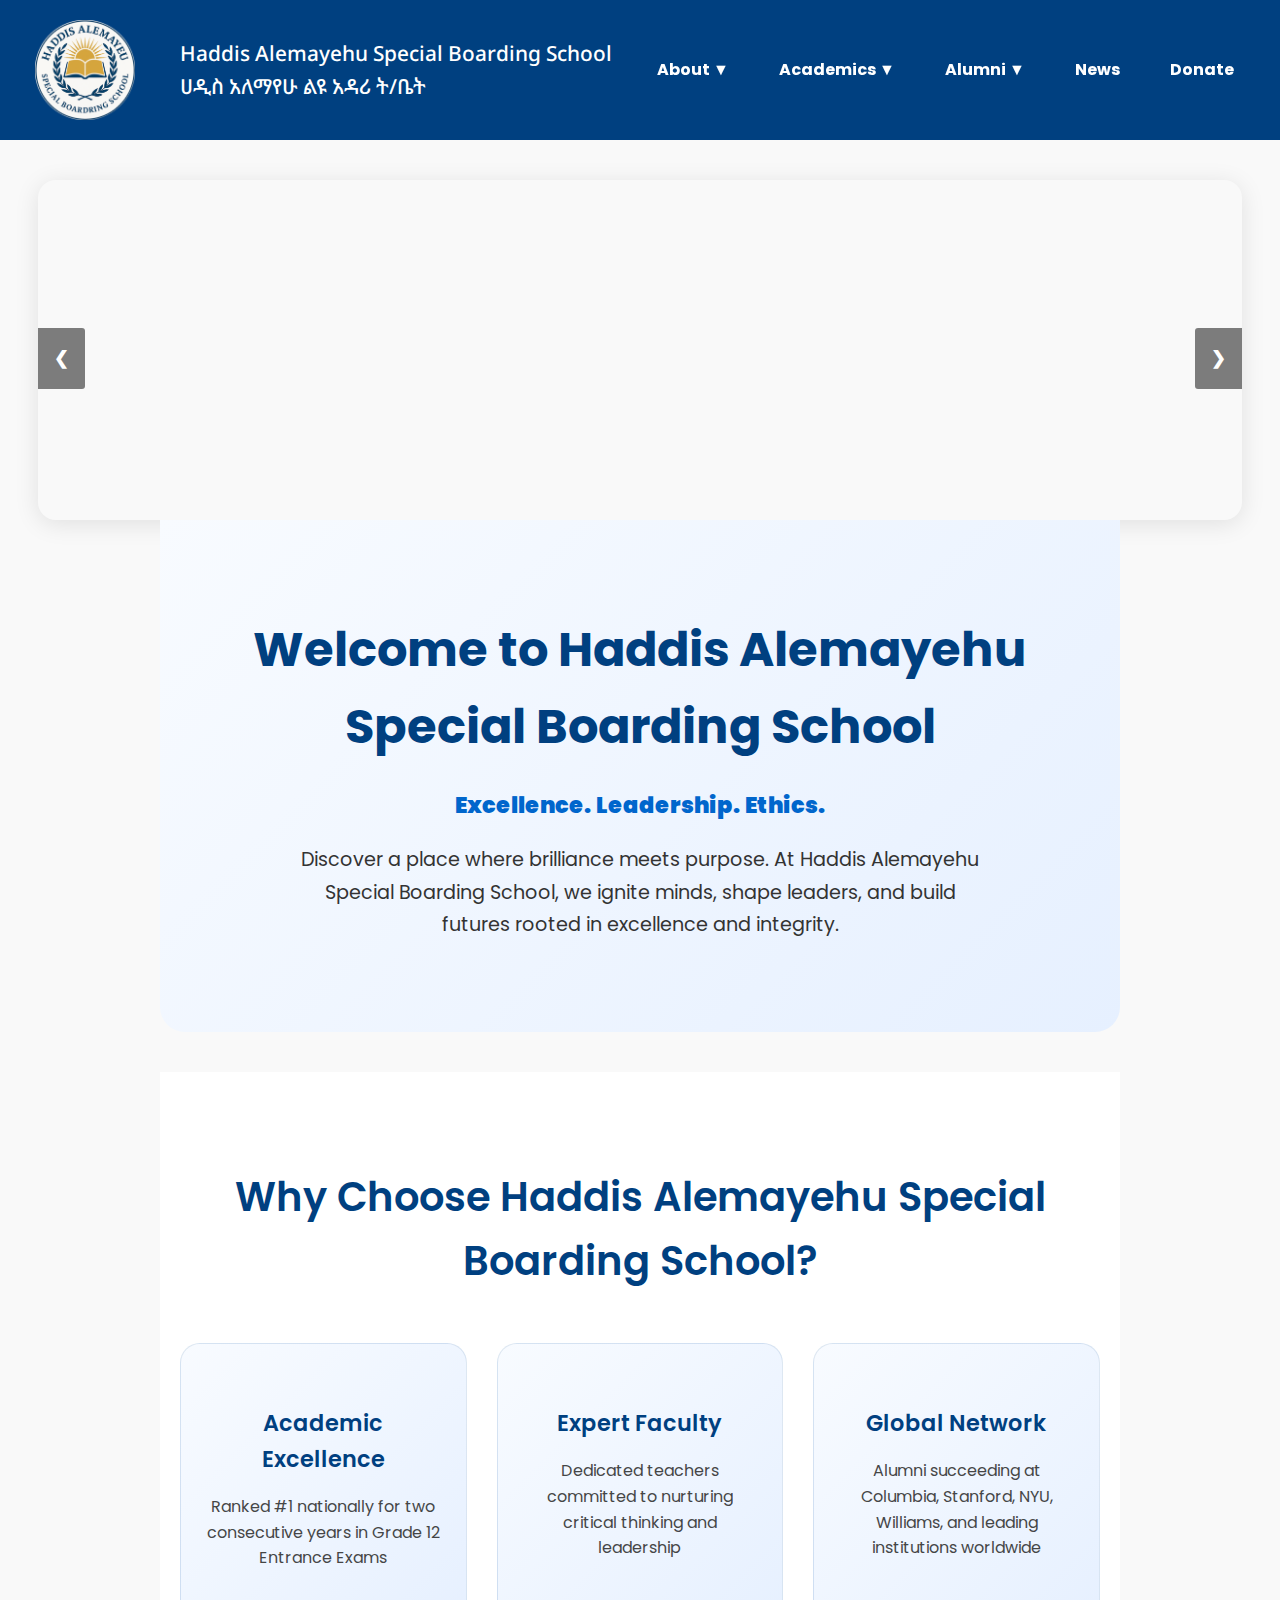
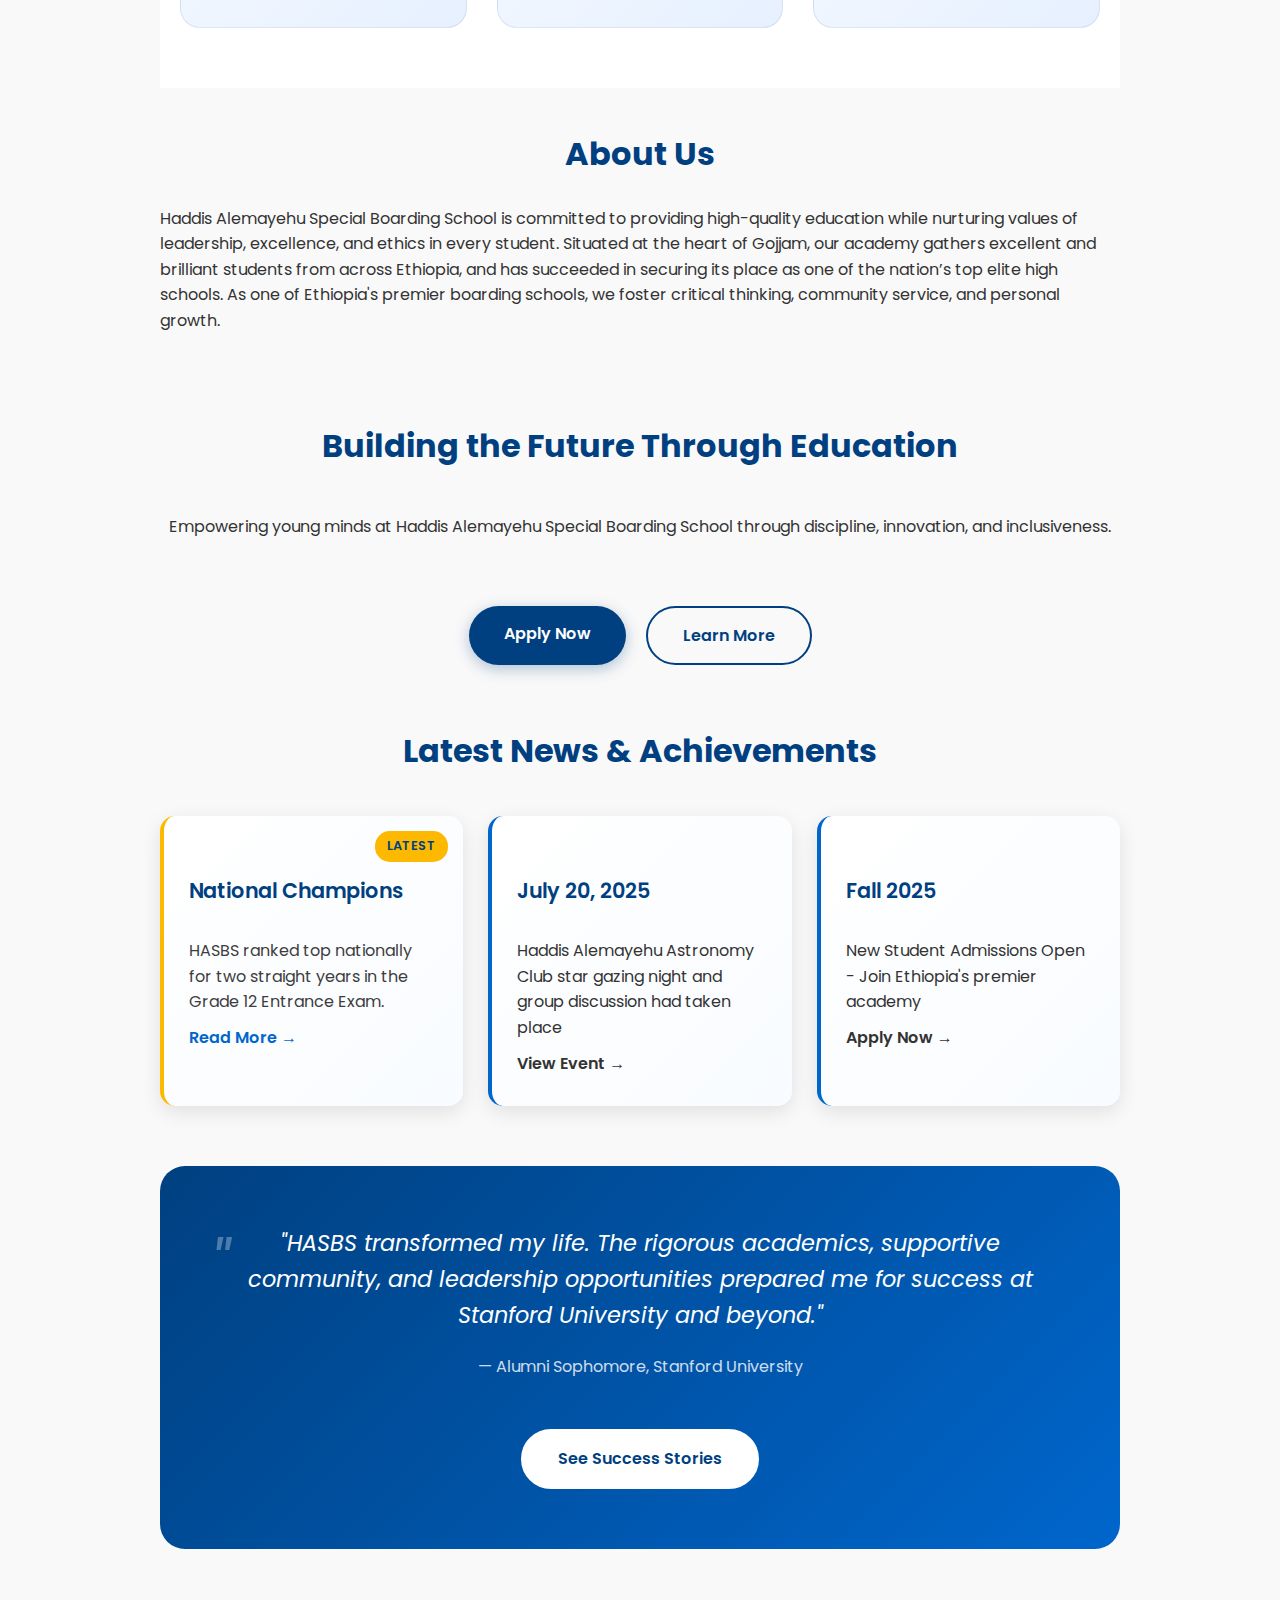
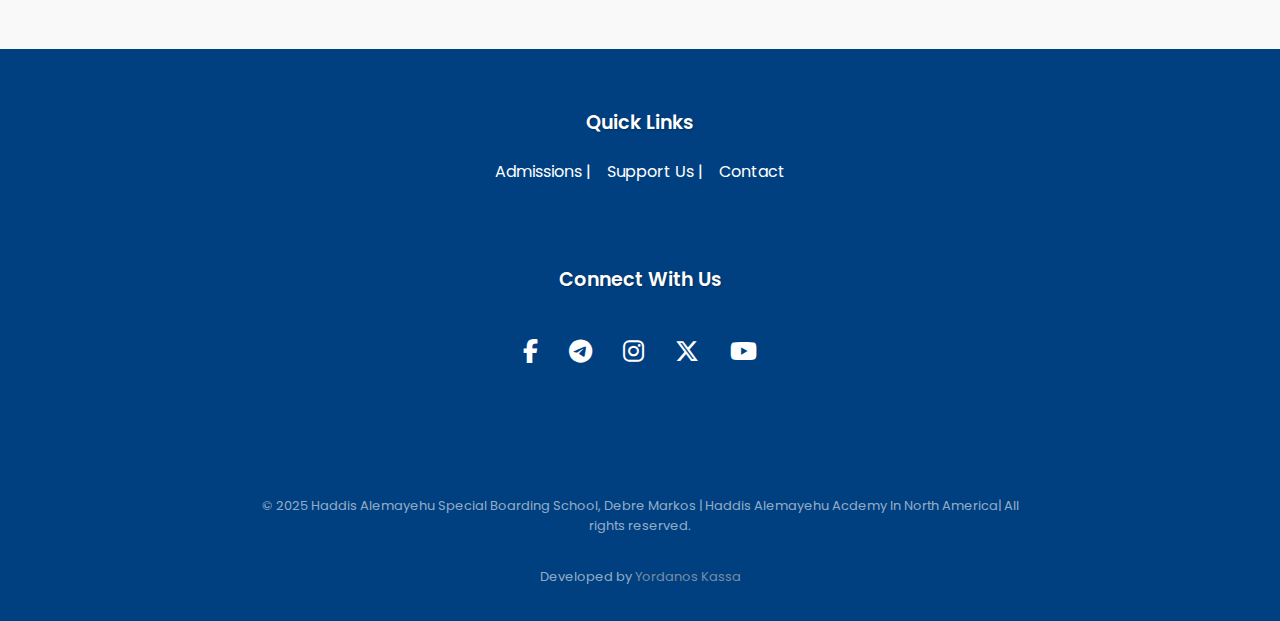
<file: index.html>
<!DOCTYPE html>
<html lang="en">
<head>
  <meta charset="UTF-8" />
  <meta name="viewport" content="width=device-width, initial-scale=1.0" />
  <title>Haddis Alemayehu Special Boarding School</title>
  <link rel="stylesheet" href="style.css" />
<link rel="stylesheet" href="https://cdnjs.cloudflare.com/ajax/libs/font-awesome/6.5.2/css/all.min.css">
  <link href="https://fonts.googleapis.com/css2?family=Noto+Sans+Ethiopic&family=Poppins:wght@400;600&display=swap" rel="stylesheet">
  <link rel="icon" type="image/png" href="images/hh.png">
  <script src="js/script.js"></script>
  <style>
    html {
      overflow-y: scroll; /* prevent layout shift from scrollbar */
    }
  </style>
</head>
<body>

  <!-- Header -->
  <header>
    <a href="index.html" class="logo-link">
      <img src="images/hasb.png" alt="Haddis Alemayehu Special Boarding School Logo" class="logo" />
      <div class="site-title">
        <h3>Haddis Alemayehu Special Boarding School</h3>
        <h3>ሀዲስ አለማየሁ ልዩ አዳሪ ት/ቤት</h3>
      </div>
    </a>
    <!-- Add Hamburger Button -->


    <nav>

      <ul class="menu">
        <li class="dropdown">
          <a href="about.html">About ▼</a>
          <div class="dropdown-content">
            <a href="about.html">About Us</a>
            <a href="faculty.html">Faculty & Staff</a>
            <a href="facilities.html">Campus Facilities</a>
          </div>
        </li>
        <li class="dropdown">
          <a href="programs.html">Academics ▼</a>
          <div class="dropdown-content">
            <a href="programs.html">Academic Programs</a>
            <a href="admission.html">Admissions</a>
          </div>
        </li>
        <li class="dropdown">
          <a href="alumni-achievements.html">Alumni ▼</a>
          <div class="dropdown-content">
            <a href="alumni-achievements.html">Achievements</a>
            <a href="alumni-network.html">Network</a>
          </div>
        </li>
        <li><a href="news.html">News</a></li>
        <li><a href="donate.html">Donate</a></li>
        <li><a href="contact.html">Contact</a></li>
        <li><a href="https://www.haddisalemayehuacademy.org/" target="_blank">HAA North America</a></li>
      </ul>
      <div class="menu-toggle" id="menu-toggle">
  <i class="fas fa-bars"></i>
</div>
    </nav>
  </header>

  <!-- Main Site Content -->
  <main>
  <section class="home">
    
<div class="slideshow-wrapper">
  <div class="slideshow-container" id="slideshow">
    <div class="slide fade">
      <img src="images/tech.jpg" alt="Tech">
    </div>
       <div class="slide fade">
      <img src="images/geez.jpg" alt="Geez">
    </div>
       <div class="slide fade">
      <img src="images/esti.jpg" alt="Kas">
    </div>
    <div class="slide fade">
      <img src="images/4thspo.jpg" alt="Sport">
    </div>
    <div class="slide fade">
      <img src="images/grou.jpg" alt="Group">
    </div>
    <div class="slide fade">
      <img src="images/build.jpg" alt="Building">
    </div>

    <!-- Arrows -->
    <a class="prev" onclick="changeSlide(-1)">&#10094;</a>
    <a class="next" onclick="changeSlide(1)">&#10095;</a>
  </div>

  <!-- Dots -->
</div>

    <!-- Hero Section -->
    <section class="hero">
      <div class="hero-text">
        <h1>Welcome to Haddis Alemayehu Special Boarding School</h1>
        <p class="tagline"><strong>Excellence. Leadership. Ethics.</strong></p>
        <p class="hero-description">
          Discover a place where brilliance meets purpose. At Haddis Alemayehu Special Boarding School,
          we ignite minds, shape leaders, and build futures rooted in excellence and integrity.
        </p>
      </div>
    </section>

    <!-- Key Highlights Section -->
    <section class="highlights">
      <div class="highlights-container">
        <h2>Why Choose Haddis Alemayehu Special Boarding School?</h2>
        <div class="highlights-grid">
          <div class="highlight-card">
            <h3>Academic Excellence</h3>
            <p>Ranked #1 nationally for two consecutive years in Grade 12 Entrance Exams</p>
          </div>
 
          <div class="highlight-card">
            <h3>Expert Faculty</h3>
            <p>Dedicated teachers committed to nurturing critical thinking and leadership</p>
          </div>
          <div class="highlight-card">
            <h3>Global Network</h3>
            <p>Alumni succeeding at Columbia, Stanford, NYU, Williams, and leading institutions worldwide</p>
          </div>
        </div>
      </div>
    </section>

    <!-- About Section -->
    <section class="about">
      <h2>About Us</h2>
      <p>
   Haddis Alemayehu Special Boarding School is committed to providing high-quality education
    while nurturing values of leadership, excellence, and ethics in every student.
    Situated at the heart of Gojjam, our academy gathers excellent and brilliant
    students from across Ethiopia, and has succeeded in securing its place as
    one of the nation’s top elite high schools.
    As one of Ethiopia's premier boarding schools, we foster critical thinking,
    community service, and personal growth.
      </p>
    </section>

    <!-- Mission CTA -->
<section class="feature">
  <div class="feature-text">
    <h2>Building the Future Through Education</h2>
    <p>Empowering young minds at Haddis Alemayehu Special Boarding School through discipline, innovation, and inclusiveness.</p>
    <div class="hero-cta">
      <a href="admission.html" class="cta-button primary">Apply Now</a>
      <a href="about.html" class="cta-button secondary">Learn More</a>
    </div>
  </div>
</section>

    <!-- News & Events -->
    <section class="news">
      <h2>Latest News & Achievements</h2>
      <div class="news-cards">
        <div class="news-card featured">
          <div class="news-badge">LATEST</div>
          <h4>National Champions</h4>
          <p>HASBS ranked top nationally for two straight years in the Grade 12 Entrance Exam.</p>
          <a href="news.html" class="news-link">Read More →</a>
        </div>
        <div class="news-card">
          <h4>July 20, 2025</h4>
          <p>Haddis Alemayehu Astronomy Club star gazing night and group discussion had taken place</p>
          <a href="news.html" class="news-link">View Event →</a>
        </div>
        <div class="news-card">
          <h4>Fall 2025</h4>
          <p>New Student Admissions Open - Join Ethiopia's premier academy</p>
          <a href="admission.html" class="news-link">Apply Now →</a>
        </div>
      </div>
    </section>

    <!-- Student Success Story -->
    <section class="testimonial-highlight">
      <div class="testimonial-content">
        <blockquote>
          "HASBS transformed my life. The rigorous academics, supportive community, and leadership opportunities prepared me for success at Stanford University and beyond."
        </blockquote>
        <cite>— Alumni Sophomore, Stanford University</cite>
      </div>
      <div class="testimonial-cta">
        <a href="alumni-achievements.html" class="cta-button secondary">See Success Stories</a>
      </div>
    </section>
    </section>

  </main>
  
<!-- Footer -->
<footer class="site-footer">
  <div class="footer-grid">
    <div class="footer-nav">
      <h3 class="footer-heading">Quick Links</h3>
      <ul class="footer-menu" role="list">
        <a href="admission.html" class="footer-link hover-underline">Admissions |</a>
        <a href="donate.html" class="footer-link hover-underline">Support Us |</a>
        <a href="contact.html" class="footer-link hover-underline">Contact</a>
      </ul>
    </div>

  <div class="footer-social">
  <h3 class="footer-heading">Connect With Us</h3>
  <div class="social-links" role="list">
    <a href="https://www.facebook.com/HAANA2020" class="social-icon" aria-label="Facebook" target="_blank">
      <i class="fab fa-facebook-f"></i>
    </a>
      <a href="https://t.me/s/haddisboardingschool?before=301" class="social-icon" aria-label="telegram" target="_blank">
      <i class="fab fa-telegram-plane"></i>
    </a>
    <a href="https://www.instagram.com/hassbs2019/" class="social-icon" aria-label="Instagram" target="_blank">
      <i class="fab fa-instagram"></i>
    </a>
  <a href="https://x.com/haddisacademy" class="social-icon" aria-label="X (formerly Twitter)" target="_blank">
  <i class="fab fa-x-twitter"></i>
</a>
    <a href="https://www.youtube.com/channel/UCM7rhh8H9ln9ptoXYdMbNjA" class="social-icon" aria-label="YouTube" target="_blank">
      <i class="fab fa-youtube"></i>
    </a>
  </div>
</div>


  <div class="footer-legal">
     <p class="copyright">&copy; <span id="current-year">2025</span> Haddis Alemayehu Special Boarding School, Debre Markos | Haddis Alemayehu Acdemy In North America| All rights reserved.</p>
  <p class="credit"> Developed by <a href="https://www.linkedin.com/in/yordanos-kassa-624302295/" target="_blank" style="color: #bbb; text-decoration: none;">Yordanos Kassa</a>
</p>
  </div>
</footer>

  <!-- Smooth scroll script (optional if using anchors) -->
  <script>
    document.querySelectorAll('a[href^="#"]').forEach(anchor => {
      anchor.addEventListener('click', function (e) {
        e.preventDefault();
        document.querySelector(this.getAttribute('href')).scrollIntoView({
          behavior: 'smooth'
        });
      });
    });
  </script>

<script>
let slideIndex = 0;
let slideInterval;
const slides = document.getElementsByClassName("slide");
const dots = document.getElementsByClassName("dot");

function showSlide(n) {
  for (let i = 0; i < slides.length; i++) {
    slides[i].style.display = "none";
    dots[i].classList.remove("active");
  }
  slides[n].style.display = "block";
  dots[n].classList.add("active");
}

function nextSlide() {
  slideIndex = (slideIndex + 1) % slides.length;
  showSlide(slideIndex);
}

function changeSlide(n) {
  slideIndex = (slideIndex + n + slides.length) % slides.length;
  showSlide(slideIndex);
}

function currentSlide(n) {
  slideIndex = n - 1;
  showSlide(slideIndex);
}

function startSlideShow() {
  slideInterval = setInterval(nextSlide, 3000);
}

function stopSlideShow() {
  clearInterval(slideInterval);
}

// Init
showSlide(slideIndex % slides.length);
startSlideShow();


</script>

<script>
  // Prevent flash of unstyled content
  document.documentElement.classList.add('loaded');
</script>

<!-- Back to Top Button -->
<button id="backToTop" class="back-to-top" title="Go to top">
  <i class="fas fa-chevron-up"></i>
</button>

</body>
</html>
</file>
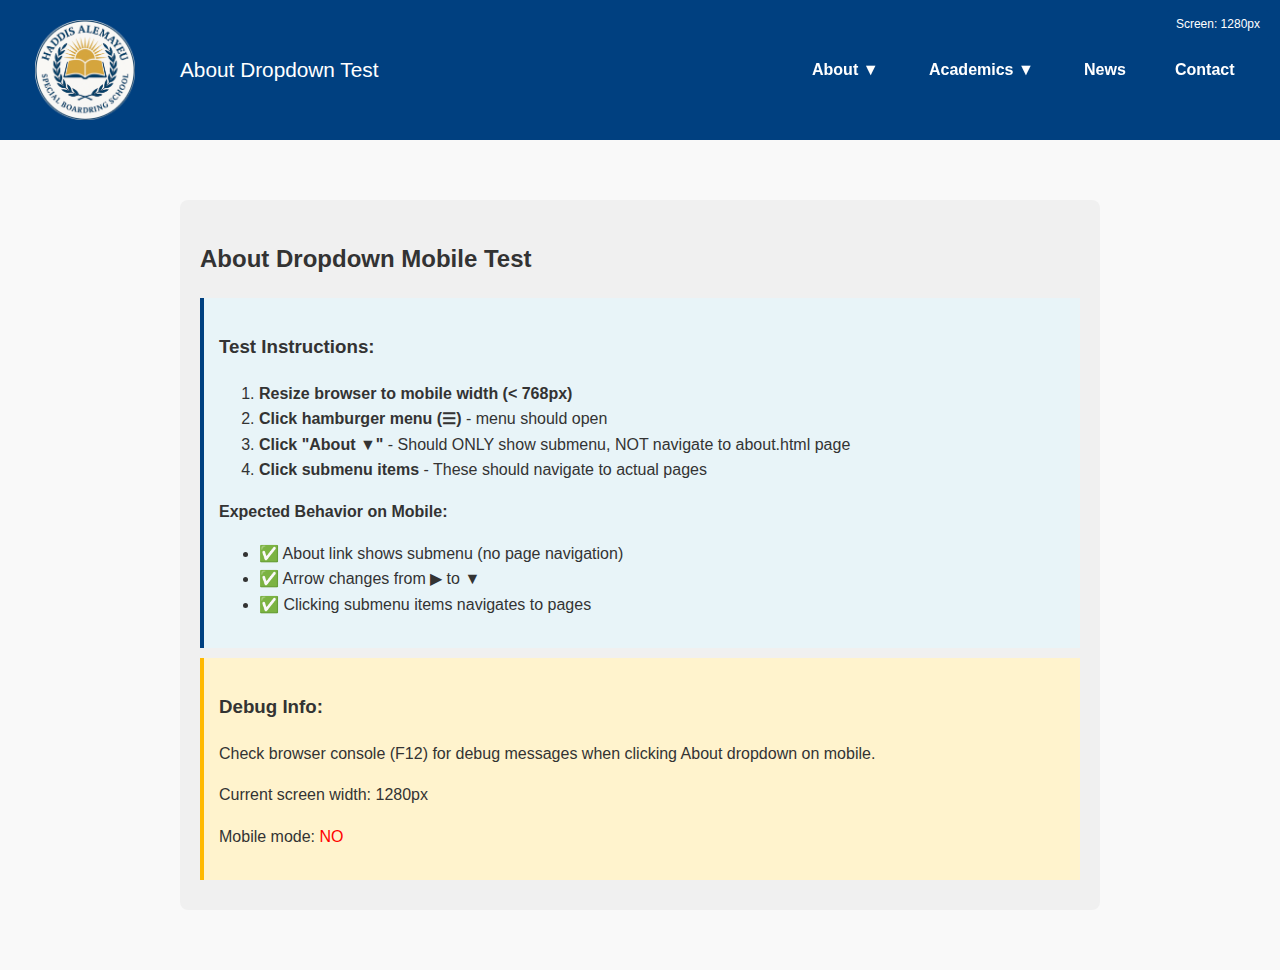
<file: about-test.html>
<!DOCTYPE html>
<html lang="en">
<head>
    <meta charset="UTF-8">
    <meta name="viewport" content="width=device-width, initial-scale=1.0">
    <title>About Dropdown Test - Mobile</title>
    <link rel="stylesheet" href="style.css">
    <link rel="stylesheet" href="https://cdnjs.cloudflare.com/ajax/libs/font-awesome/6.5.2/css/all.min.css">
    <script src="js/script.js"></script>
    <style>
        .test-area {
            padding: 20px;
            margin: 20px;
            background: #f0f0f0;
            border-radius: 8px;
        }
        .mobile-indicator {
            position: fixed;
            top: 10px;
            right: 10px;
            background: #004080;
            color: white;
            padding: 5px 10px;
            border-radius: 5px;
            font-size: 12px;
            z-index: 10000;
        }
    </style>
</head>
<body>
    <div class="mobile-indicator" id="screenSize">Screen: <span id="width"></span>px</div>
    
    <!-- Header -->
    <header>
        <a href="index.html" class="logo-link">
            <img src="images/hasb.png" alt="Haddis Alemayehu Academy Logo" class="logo" />
            <div class="site-title">
                <h3>About Dropdown Test</h3>
            </div>
        </a>
        
        <nav>
            <ul class="menu">
                <li class="dropdown">
                    <a href="about.html">About ▼</a>
                    <div class="dropdown-content">
                        <a href="about.html">About Us</a>
                        <a href="faculty.html">Faculty & Staff</a>
                        <a href="facilities.html">Campus Facilities</a>
                    </div>
                </li>
                <li class="dropdown">
                    <a href="programs.html">Academics ▼</a>
                    <div class="dropdown-content">
                        <a href="programs.html">Academic Programs</a>
                        <a href="admission.html">Admissions</a>
                    </div>
                </li>
                <li><a href="news.html">News</a></li>
                <li><a href="contact.html">Contact</a></li>
            </ul>
            <div class="menu-toggle" id="menu-toggle">
                <i class="fas fa-bars"></i>
            </div>
        </nav>
    </header>

    <main>
        <div class="test-area">
            <h2>About Dropdown Mobile Test</h2>
            <div style="background: #e8f4f8; padding: 15px; margin: 10px 0; border-left: 4px solid #004080;">
                <h3>Test Instructions:</h3>
                <ol>
                    <li><strong>Resize browser to mobile width (< 768px)</strong></li>
                    <li><strong>Click hamburger menu (☰)</strong> - menu should open</li>
                    <li><strong>Click "About ▼"</strong> - Should ONLY show submenu, NOT navigate to about.html page</li>
                    <li><strong>Click submenu items</strong> - These should navigate to actual pages</li>
                </ol>
                <p><strong>Expected Behavior on Mobile:</strong></p>
                <ul>
                    <li>✅ About link shows submenu (no page navigation)</li>
                    <li>✅ Arrow changes from ▶ to ▼</li>
                    <li>✅ Clicking submenu items navigates to pages</li>
                </ul>
            </div>
            
            <div style="background: #fff3cd; padding: 15px; margin: 10px 0; border-left: 4px solid #ffb900;">
                <h3>Debug Info:</h3>
                <p>Check browser console (F12) for debug messages when clicking About dropdown on mobile.</p>
                <p>Current screen width: <span id="currentWidth"></span>px</p>
                <p>Mobile mode: <span id="mobileMode"></span></p>
            </div>
        </div>
    </main>
    
    <script>
        document.documentElement.classList.add('loaded');
        
        // Display current screen width
        function updateScreenInfo() {
            const width = window.innerWidth;
            const isMobile = width <= 768;
            
            document.getElementById('width').textContent = width;
            document.getElementById('currentWidth').textContent = width;
            document.getElementById('mobileMode').textContent = isMobile ? 'YES' : 'NO';
            document.getElementById('mobileMode').style.color = isMobile ? 'green' : 'red';
        }
        
        updateScreenInfo();
        window.addEventListener('resize', updateScreenInfo);
    </script>
</body>
</html>
</file>
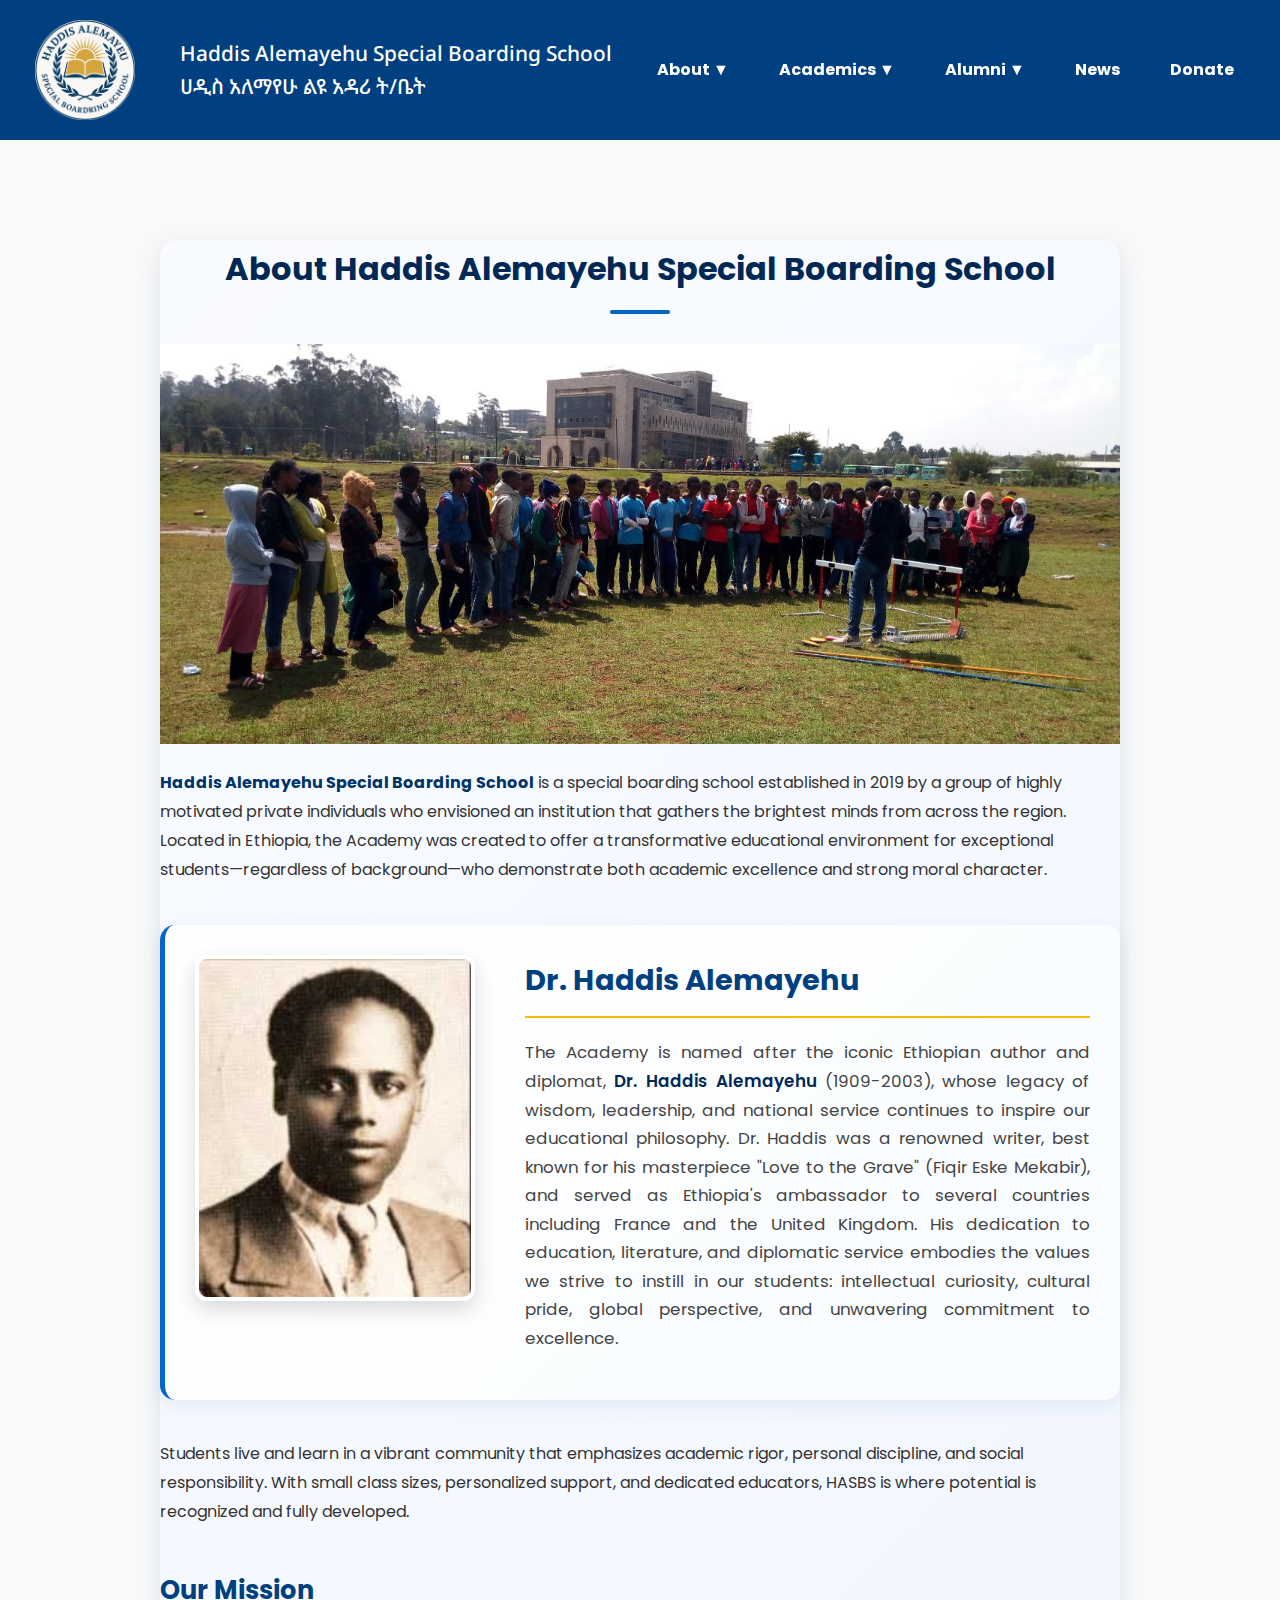
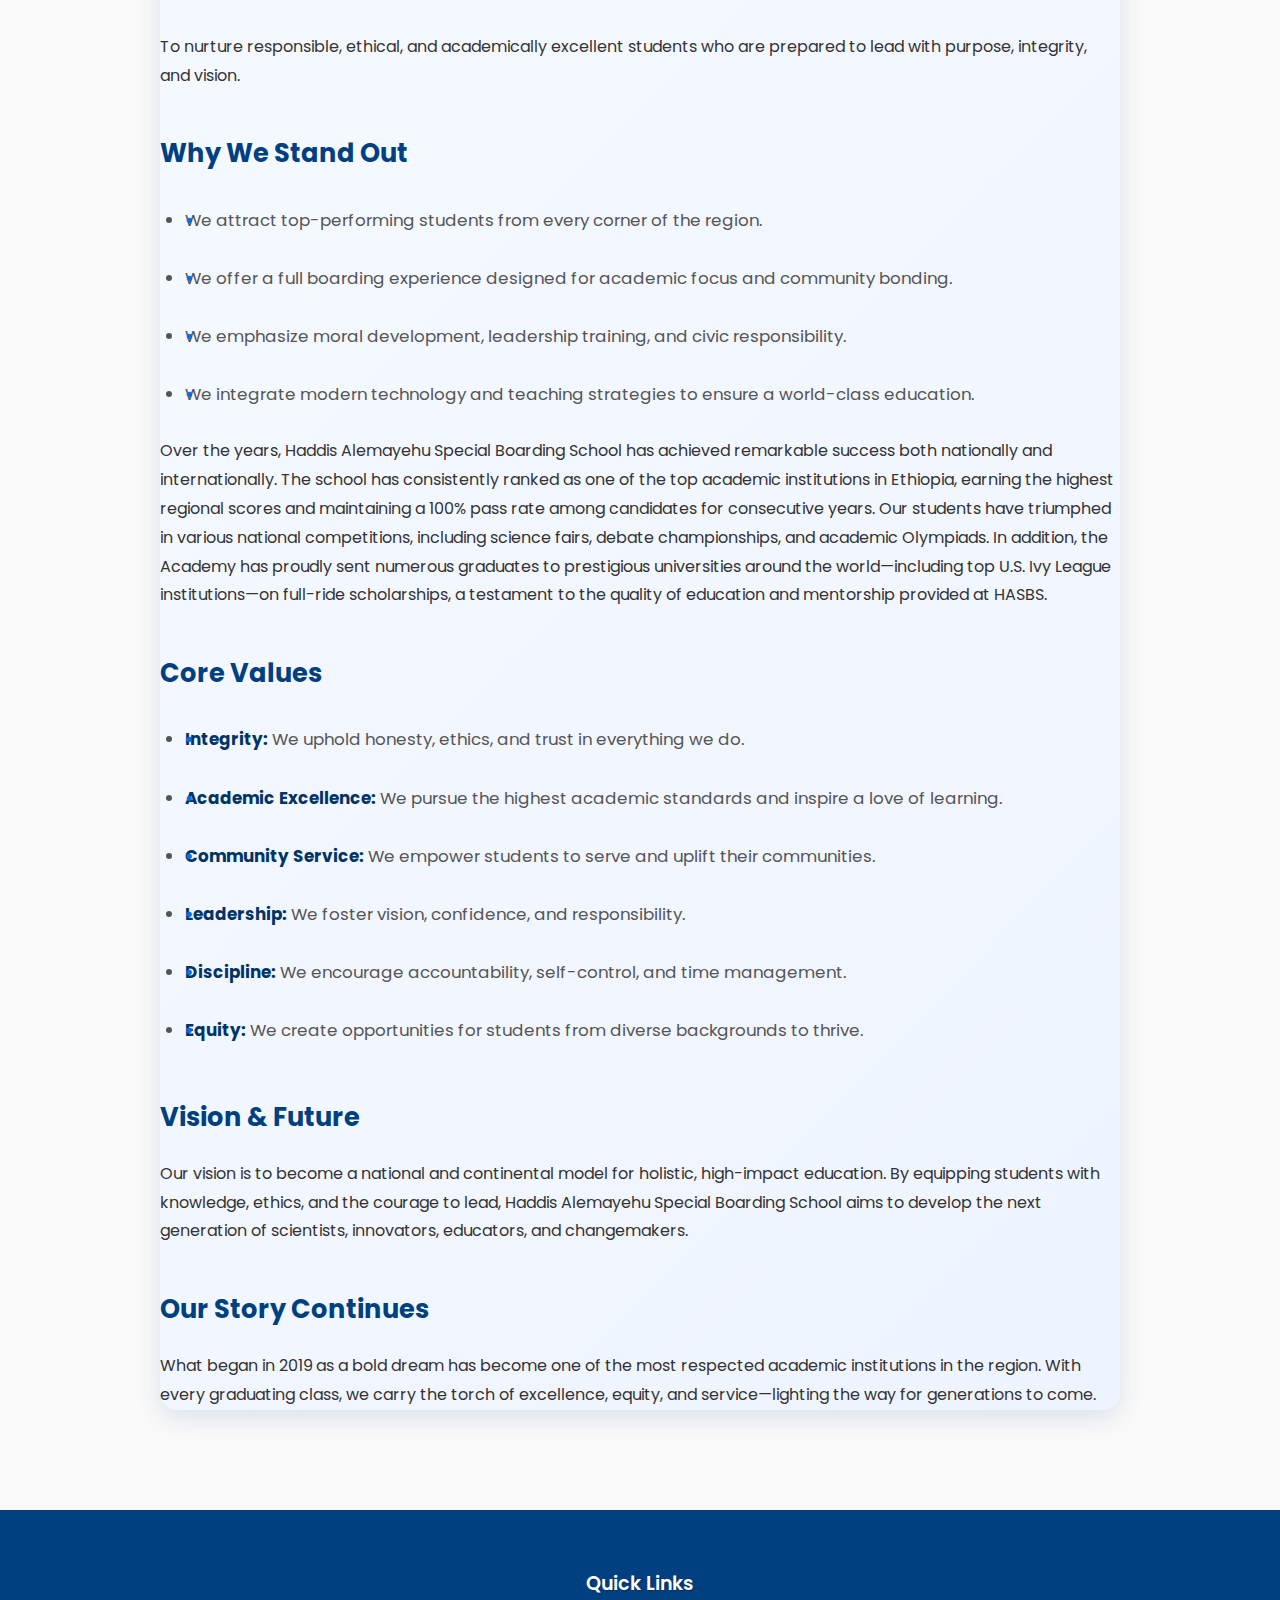
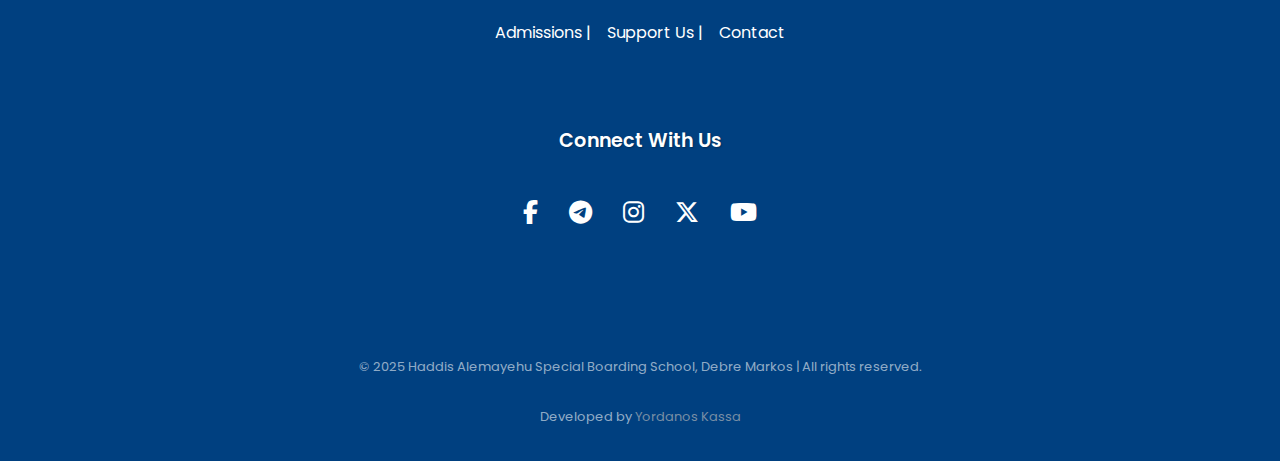
<file: about.html>
<!DOCTYPE html>
<html lang="en">
<head>
  <meta charset="UTF-8" />
  <meta name="viewport" content="width=device-width, initial-scale=1.0" />
  <title>About – Haddis Alemayehu Special Boarding School</title>
  <link rel="stylesheet" href="style.css" />
  <link rel="stylesheet" href="https://cdnjs.cloudflare.com/ajax/libs/font-awesome/6.5.2/css/all.min.css">
  <link href="https://fonts.googleapis.com/css2?family=Noto+Sans+Ethiopic&family=Poppins:wght@400;600&display=swap" rel="stylesheet">
  <link rel="icon" type="image/png" href="images/hh.png">
  <script src="js/script.js"></script>
  <style>
    html {
      overflow-y: scroll; /* prevent layout shift from scrollbar */
    }
  </style>
</head>
<body>

  <!-- Header -->
  <header>
    <a href="index.html" class="logo-link">
      <img src="images/hasb.png" alt="Haddis Alemayehu Special Boarding School Logo" class="logo" />
      <div class="site-title">
        <h3>Haddis Alemayehu Special Boarding School</h3>
        <h3>ሀዲስ አለማየሁ ልዩ አዳሪ ት/ቤት</h3>
      </div>
    </a>
    <nav>
      <ul class="menu">
        <li class="dropdown">
          <a href="about.html">About ▼</a>
          <div class="dropdown-content">
            <a href="about.html">About Us</a>
            <a href="faculty.html">Faculty & Staff</a>
            <a href="facilities.html">Campus Facilities</a>
          </div>
        </li>
        <li class="dropdown">
          <a href="programs.html">Academics ▼</a>
          <div class="dropdown-content">
            <a href="programs.html">Academic Programs</a>
            <a href="admission.html">Admissions</a>
          </div>
        </li>
        <li class="dropdown">
          <a href="alumni-achievements.html">Alumni ▼</a>
          <div class="dropdown-content">
            <a href="alumni-achievements.html">Achievements</a>
            <a href="alumni-network.html">Network</a>
          </div>
        </li>
        <li><a href="news.html">News</a></li>
        <li><a href="donate.html">Donate</a></li>
        <li><a href="contact.html">Contact</a></li>
        <li><a href="https://www.haddisalemayehuacademy.org/" target="_blank">HAA North America</a></li>
      </ul>
        <div class="menu-toggle" id="menu-toggle">
  <i class="fas fa-bars"></i>
</div>
    </nav>
  </header>

  <!-- Main Content -->
  <main>
    <section class="about-section">

      <h2>About Haddis Alemayehu Special Boarding School</h2>
    <img src="images/m11.jpg" alt="Students" class="image-about" />
      <p><strong>Haddis Alemayehu Special Boarding School</strong> is a special boarding school established in 2019 by a group of highly motivated private individuals who envisioned an institution that gathers the brightest minds from across the region. Located in Ethiopia, the Academy was created to offer a transformative educational environment for exceptional students—regardless of background—who demonstrate both academic excellence and strong moral character.</p>
      
      <!-- Dr. Haddis Alemayehu Section with proper layout -->
      <div class="founder-section">
        <div class="founder-image">
          <img src="images/drhaddis.jpg" alt="Dr. Haddis Alemayehu" class="dr-haddis-image" />
        </div>
        <div class="founder-description">
          <h3>Dr. Haddis Alemayehu</h3>
          <p>The Academy is named after the iconic Ethiopian author and diplomat, <strong>Dr. Haddis Alemayehu</strong> (1909-2003), whose legacy of wisdom, leadership, and national service continues to inspire our educational philosophy. Dr. Haddis was a renowned writer, best known for his masterpiece "Love to the Grave" (Fiqir Eske Mekabir), and served as Ethiopia's ambassador to several countries including France and the United Kingdom. His dedication to education, literature, and diplomatic service embodies the values we strive to instill in our students: intellectual curiosity, cultural pride, global perspective, and unwavering commitment to excellence.</p>
        </div>
      </div>

      <p>Students live and learn in a vibrant community that emphasizes academic rigor, personal discipline, and social responsibility. With small class sizes, personalized support, and dedicated educators, HASBS is where potential is recognized and fully developed.</p>

      <h3>Our Mission</h3>
      <p>To nurture responsible, ethical, and academically excellent students who are prepared to lead with purpose, integrity, and vision.</p>

      <h3>Why We Stand Out</h3>
      <ul>
        <li>We attract top-performing students from every corner of the region.</li>
        <li>We offer a full boarding experience designed for academic focus and community bonding.</li>
        <li>We emphasize moral development, leadership training, and civic responsibility.</li>
        <li>We integrate modern technology and teaching strategies to ensure a world-class education.</li>
      </ul>

      <p>Over the years, Haddis Alemayehu Special Boarding School has achieved remarkable success both nationally and internationally. The school has consistently ranked as one of the top academic institutions in Ethiopia, earning the highest regional scores and maintaining a 100% pass rate among candidates for consecutive years. Our students have triumphed in various national competitions, including science fairs, debate championships, and academic Olympiads. In addition, the Academy has proudly sent numerous graduates to prestigious universities around the world—including top U.S. Ivy League institutions—on full-ride scholarships, a testament to the quality of education and mentorship provided at HASBS.</p>

      <h3>Core Values</h3>
      <ul>
        <li><strong>Integrity:</strong> We uphold honesty, ethics, and trust in everything we do.</li>
        <li><strong>Academic Excellence:</strong> We pursue the highest academic standards and inspire a love of learning.</li>
        <li><strong>Community Service:</strong> We empower students to serve and uplift their communities.</li>
        <li><strong>Leadership:</strong> We foster vision, confidence, and responsibility.</li>
        <li><strong>Discipline:</strong> We encourage accountability, self-control, and time management.</li>
        <li><strong>Equity:</strong> We create opportunities for students from diverse backgrounds to thrive.</li>
      </ul>

      <h3>Vision & Future</h3>
      <p>Our vision is to become a national and continental model for holistic, high-impact education. By equipping students with knowledge, ethics, and the courage to lead, Haddis Alemayehu Special Boarding School aims to develop the next generation of scientists, innovators, educators, and changemakers.</p>

      <h3>Our Story Continues</h3>
      <p>What began in 2019 as a bold dream has become one of the most respected academic institutions in the region. With every graduating class, we carry the torch of excellence, equity, and service—lighting the way for generations to come.</p>

    </section>
  </main>

<!-- Footer -->
<footer class="site-footer">
  <div class="footer-grid">
    <div class="footer-nav">
      <h3 class="footer-heading">Quick Links</h3>
      <ul class="footer-menu" role="list">
        <a href="admission.html" class="footer-link hover-underline">Admissions |</a>
        <a href="donate.html" class="footer-link hover-underline">Support Us |</a>
        <a href="contact.html" class="footer-link hover-underline">Contact</a>
      </ul>
    </div>

  <div class="footer-social">
  <h3 class="footer-heading">Connect With Us</h3>
  <div class="social-links" role="list">
   <a href="https://www.facebook.com/HAANA2020" class="social-icon" aria-label="Facebook" target="_blank">
      <i class="fab fa-facebook-f"></i>
    </a>
      <a href="https://t.me/s/haddisboardingschool?before=301" class="social-icon" aria-label="telegram" target="_blank">
      <i class="fab fa-telegram-plane"></i>
    </a>
    <a href="https://www.instagram.com/hassbs2019/" class="social-icon" aria-label="Instagram" target="_blank">
      <i class="fab fa-instagram"></i>
    </a>
  <a href="https://x.com/haddisacademy" class="social-icon" aria-label="X (formerly Twitter)" target="_blank">
  <i class="fab fa-x-twitter"></i>
</a>
    <a href="https://www.youtube.com/channel/UCM7rhh8H9ln9ptoXYdMbNjA" class="social-icon" aria-label="YouTube" target="_blank">
      <i class="fab fa-youtube"></i>
    </a>
  </div>
</div>


  <div class="footer-legal">
     <p class="copyright">&copy; <span id="current-year">2025</span> Haddis Alemayehu Special Boarding School, Debre Markos | All rights reserved.</p>
  <p class="credit"> Developed by <a href="https://www.linkedin.com/in/yordanos-kassa-624302295/" target="_blank" style="color: #bbb; text-decoration: none;">Yordanos Kassa</a>
</p>
  </div>
</footer>

<script>
  // Prevent flash of unstyled content
  document.documentElement.classList.add('loaded');
</script>

<!-- Back to Top Button -->
<button id="backToTop" class="back-to-top" title="Go to top">
  <i class="fas fa-chevron-up"></i>
</button>

</body>
</html>
</file>
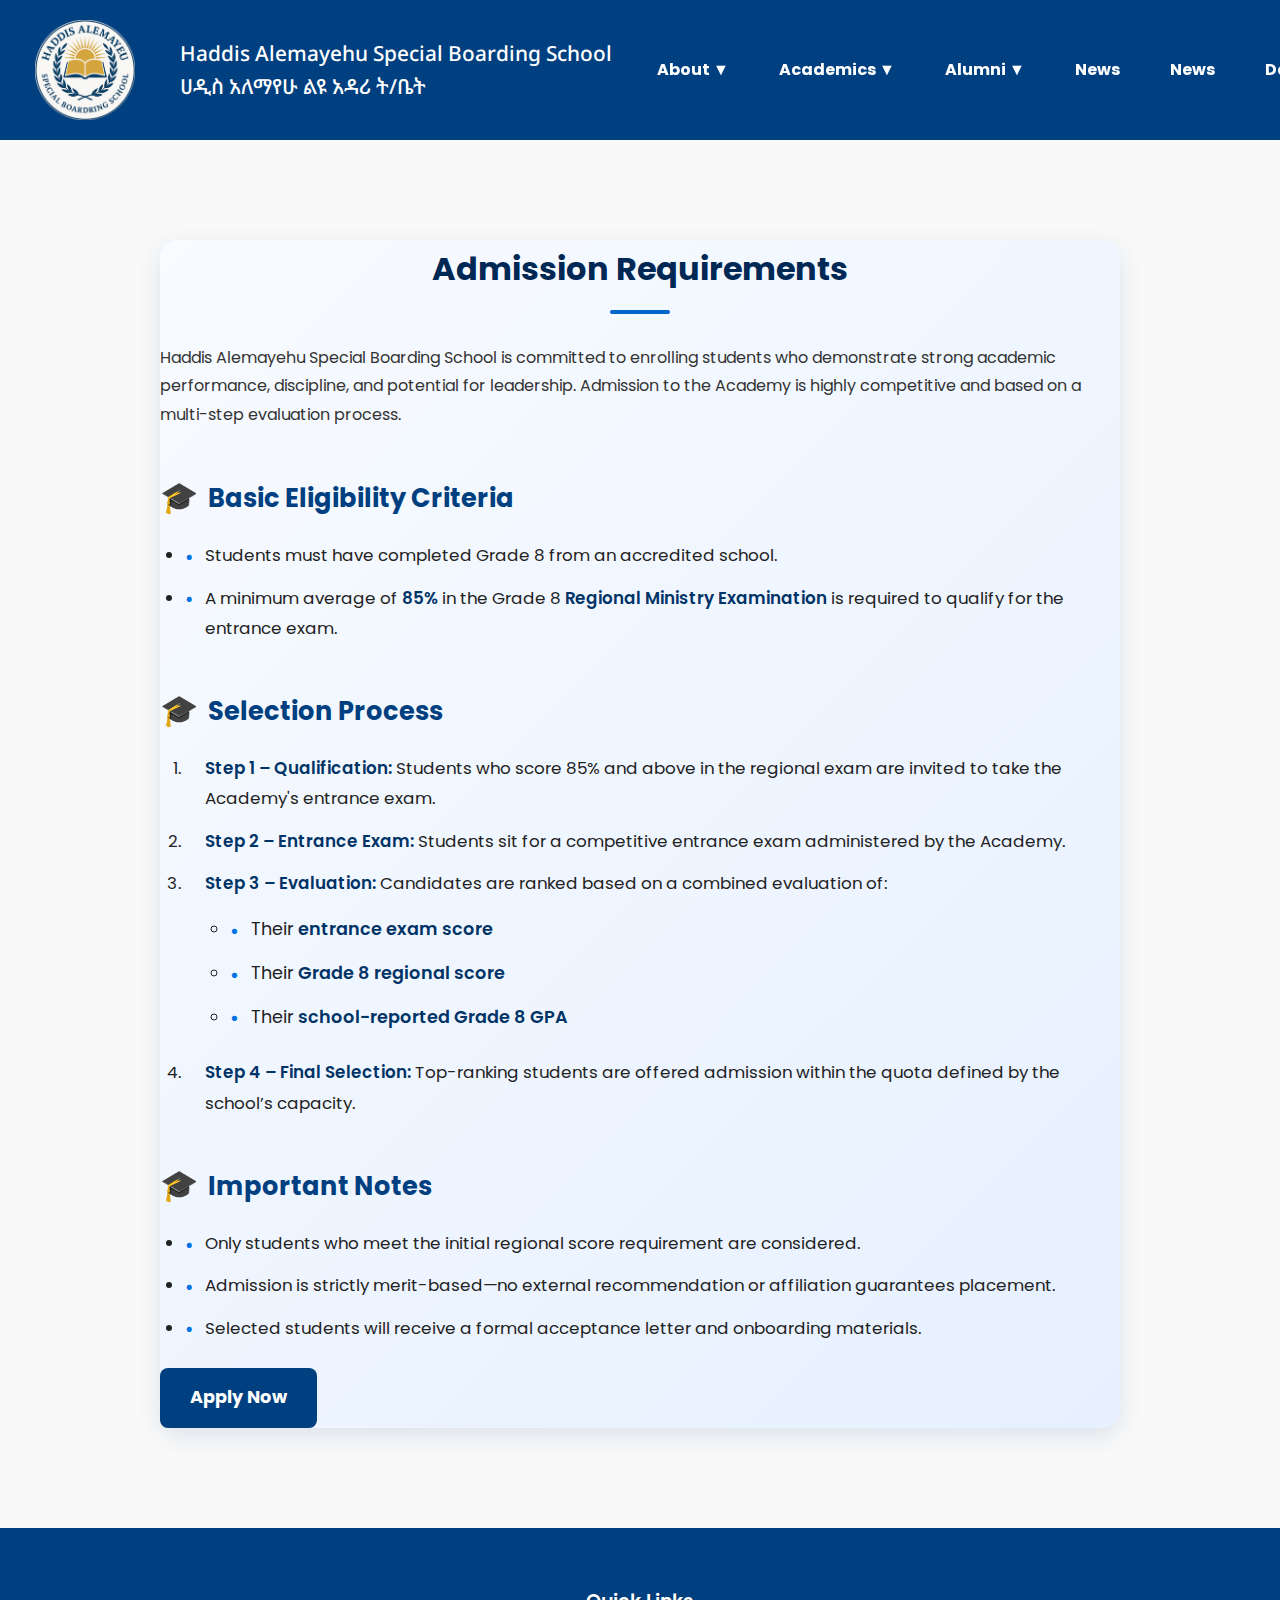
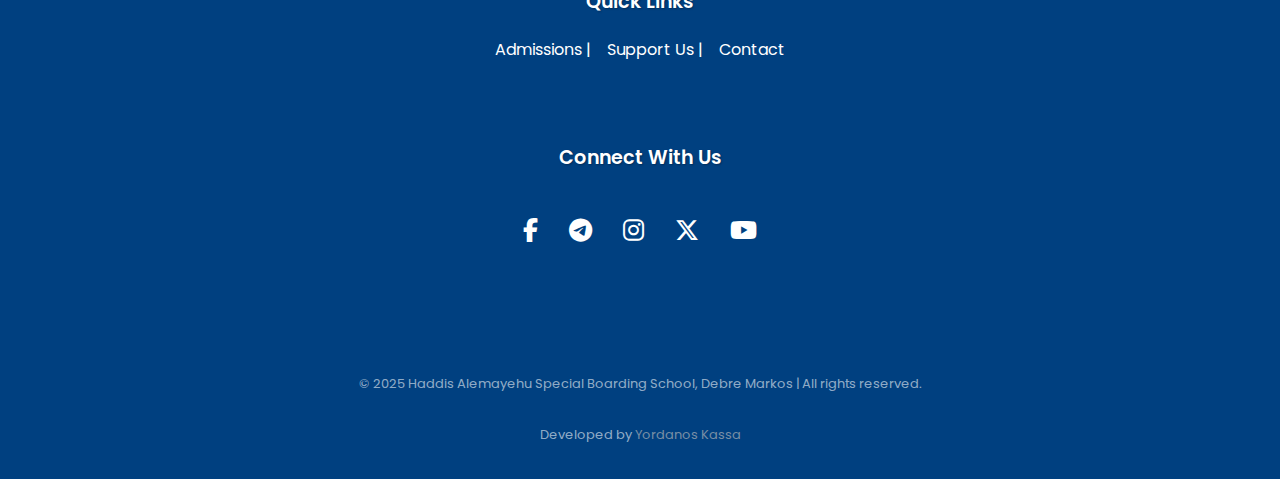
<file: admission.html>
<!DOCTYPE html>
<html lang="en">
<head>
  <meta charset="UTF-8" />
  <meta name="viewport" content="width=device-width, initial-scale=1.0" />
  <title>Admission – Haddis Alemayehu Special Boarding School</title>
  <link rel="stylesheet" href="style.css" />
  <link rel="stylesheet" href="https://cdnjs.cloudflare.com/ajax/libs/font-awesome/6.5.2/css/all.min.css">
  <link href="https://fonts.googleapis.com/css2?family=Noto+Sans+Ethiopic&family=Poppins:wght@400;600&display=swap" rel="stylesheet">
  <link rel="icon" type="image/png" href="images/hh.png">
  <script src="js/script.js"></script>
  <style>
    html {
      overflow-y: scroll; /* prevent layout shift from scrollbar */
    }
  </style>
</head>

<body>
  <!-- Header -->
  <header>
    <a href="index.html" class="logo-link">
      <img src="images/hasb.png" alt="Haddis Alemayehu Special Boarding School Logo" class="logo" />
      <div class="site-title">
        <h3>Haddis Alemayehu Special Boarding School</h3>
        <h3>ሀዲስ አለማየሁ ልዩ አዳሪ ት/ቤት</h3>
      </div>
    </a>
    <nav>
      <ul class="menu">
        <li class="dropdown">
          <a href="about.html">About ▼</a>
          <div class="dropdown-content">
            <a href="about.html">About Us</a>
            <a href="faculty.html">Faculty & Staff</a>
            <a href="facilities.html">Campus Facilities</a>
          </div>
        </li>
        <li class="dropdown">
          <a href="programs.html">Academics ▼</a>
          <div class="dropdown-content">
            <a href="programs.html">Academic Programs</a>
            <a href="admission.html">Admissions</a>
          </div>
        </li>
        <li class="dropdown">
          <a href="alumni-achievements.html">Alumni ▼</a>
          <div class="dropdown-content">
            <a href="alumni-achievements.html">Achievements</a>
            <a href="alumni-network.html">Network</a>
          </div>
        </li>
        <li><a href="news.html">News</a></li>
        <li><a href="news.html">News</a></li>
        <li><a href="donate.html">Donate</a></li>
        <li><a href="contact.html">Contact</a></li>
        <li><a href="https://www.haddisalemayehuacademy.org/" target="_blank">HAA North America</a></li>
      </ul>
       <div class="menu-toggle" id="menu-toggle">
  <i class="fas fa-bars"></i>
</div>
    </nav>
  </header>

  <!-- Main Admission Section -->
  <main>
    <section class="admission-section fadeIn">
      <h2>Admission Requirements</h2>
      <p>
        Haddis Alemayehu Special Boarding School is committed to enrolling students who demonstrate strong academic performance, discipline, and potential for leadership. Admission to the Academy is highly competitive and based on a multi-step evaluation process.
      </p>

      <h3>Basic Eligibility Criteria</h3>
      <ul>
        <li>Students must have completed Grade 8 from an accredited school.</li>
        <li>A minimum average of <strong>85%</strong> in the Grade 8 <strong>Regional Ministry Examination</strong> is required to qualify for the entrance exam.</li>
      </ul>

      <h3>Selection Process</h3>
      <ol>
        <li><strong>Step 1 – Qualification:</strong> Students who score 85% and above in the regional exam are invited to take the Academy's entrance exam.</li>
        <li><strong>Step 2 – Entrance Exam:</strong> Students sit for a competitive entrance exam administered by the Academy.</li>
        <li><strong>Step 3 – Evaluation:</strong> Candidates are ranked based on a combined evaluation of:
          <ul>
            <li>Their <strong>entrance exam score</strong></li>
            <li>Their <strong>Grade 8 regional score</strong></li>
            <li>Their <strong>school-reported Grade 8 GPA</strong></li>
          </ul>
        </li>
        <li><strong>Step 4 – Final Selection:</strong> Top-ranking students are offered admission within the quota defined by the school’s capacity.</li>
      </ol>

      <h3>Important Notes</h3>
      <ul>
        <li>Only students who meet the initial regional score requirement are considered.</li>
        <li>Admission is strictly merit-based—no external recommendation or affiliation guarantees placement.</li>
        <li>Selected students will receive a formal acceptance letter and onboarding materials.</li>
      </ul>

      <div class="apply-button">
        <a href="#">Apply Now</a>
      </div>
    </section>
  </main>
<!-- Footer -->
<footer class="site-footer">
  <div class="footer-grid">
    <div class="footer-nav">
      <h3 class="footer-heading">Quick Links</h3>
      <ul class="footer-menu" role="list">
        <a href="admission.html" class="footer-link hover-underline">Admissions |</a>
        <a href="donate.html" class="footer-link hover-underline">Support Us |</a>
        <a href="contact.html" class="footer-link hover-underline">Contact</a>
      </ul>
    </div>

  <div class="footer-social">
  <h3 class="footer-heading">Connect With Us</h3>
  <div class="social-links" role="list">
   <a href="https://www.facebook.com/HAANA2020" class="social-icon" aria-label="Facebook" target="_blank">
      <i class="fab fa-facebook-f"></i>
    </a>
      <a href="https://t.me/s/haddisboardingschool?before=301" class="social-icon" aria-label="telegram" target="_blank">
      <i class="fab fa-telegram-plane"></i>
    </a>
    <a href="https://www.instagram.com/hassbs2019/" class="social-icon" aria-label="Instagram" target="_blank">
      <i class="fab fa-instagram"></i>
    </a>
  <a href="https://x.com/haddisacademy" class="social-icon" aria-label="X (formerly Twitter)" target="_blank">
  <i class="fab fa-x-twitter"></i>
</a>
    <a href="https://www.youtube.com/channel/UCM7rhh8H9ln9ptoXYdMbNjA" class="social-icon" aria-label="YouTube" target="_blank">
      <i class="fab fa-youtube"></i>
    </a>
  </div>
</div>


  <div class="footer-legal">
     <p class="copyright">&copy; <span id="current-year">2025</span> Haddis Alemayehu Special Boarding School, Debre Markos | All rights reserved.</p>
  <p class="credit"> Developed by <a href="https://www.linkedin.com/in/yordanos-kassa-624302295/" target="_blank" style="color: #bbb; text-decoration: none;">Yordanos Kassa</a>
</p>
  </div>
</footer>
<script>
  // Prevent flash of unstyled content
  document.documentElement.classList.add('loaded');
</script>

<!-- Back to Top Button -->
<button id="backToTop" class="back-to-top" title="Go to top">
  <i class="fas fa-chevron-up"></i>
</button>

</body>
</html>
</file>
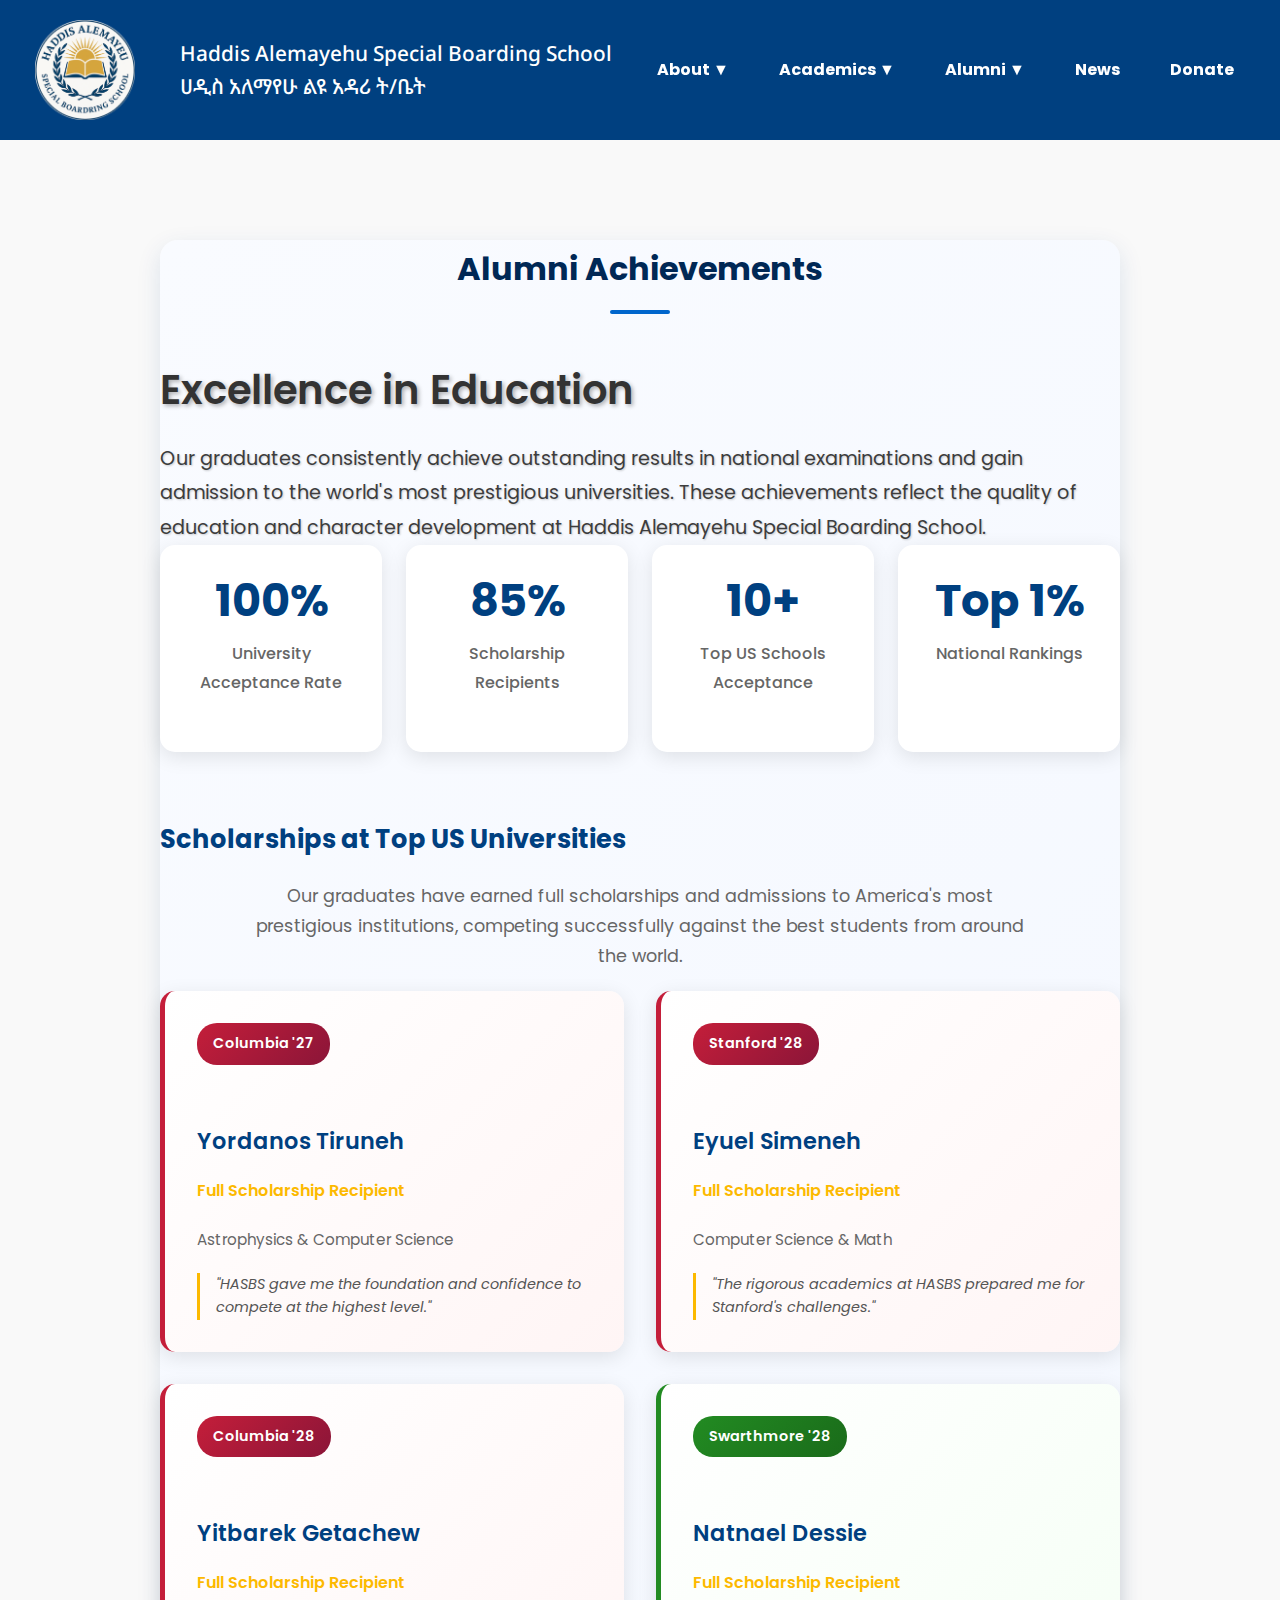
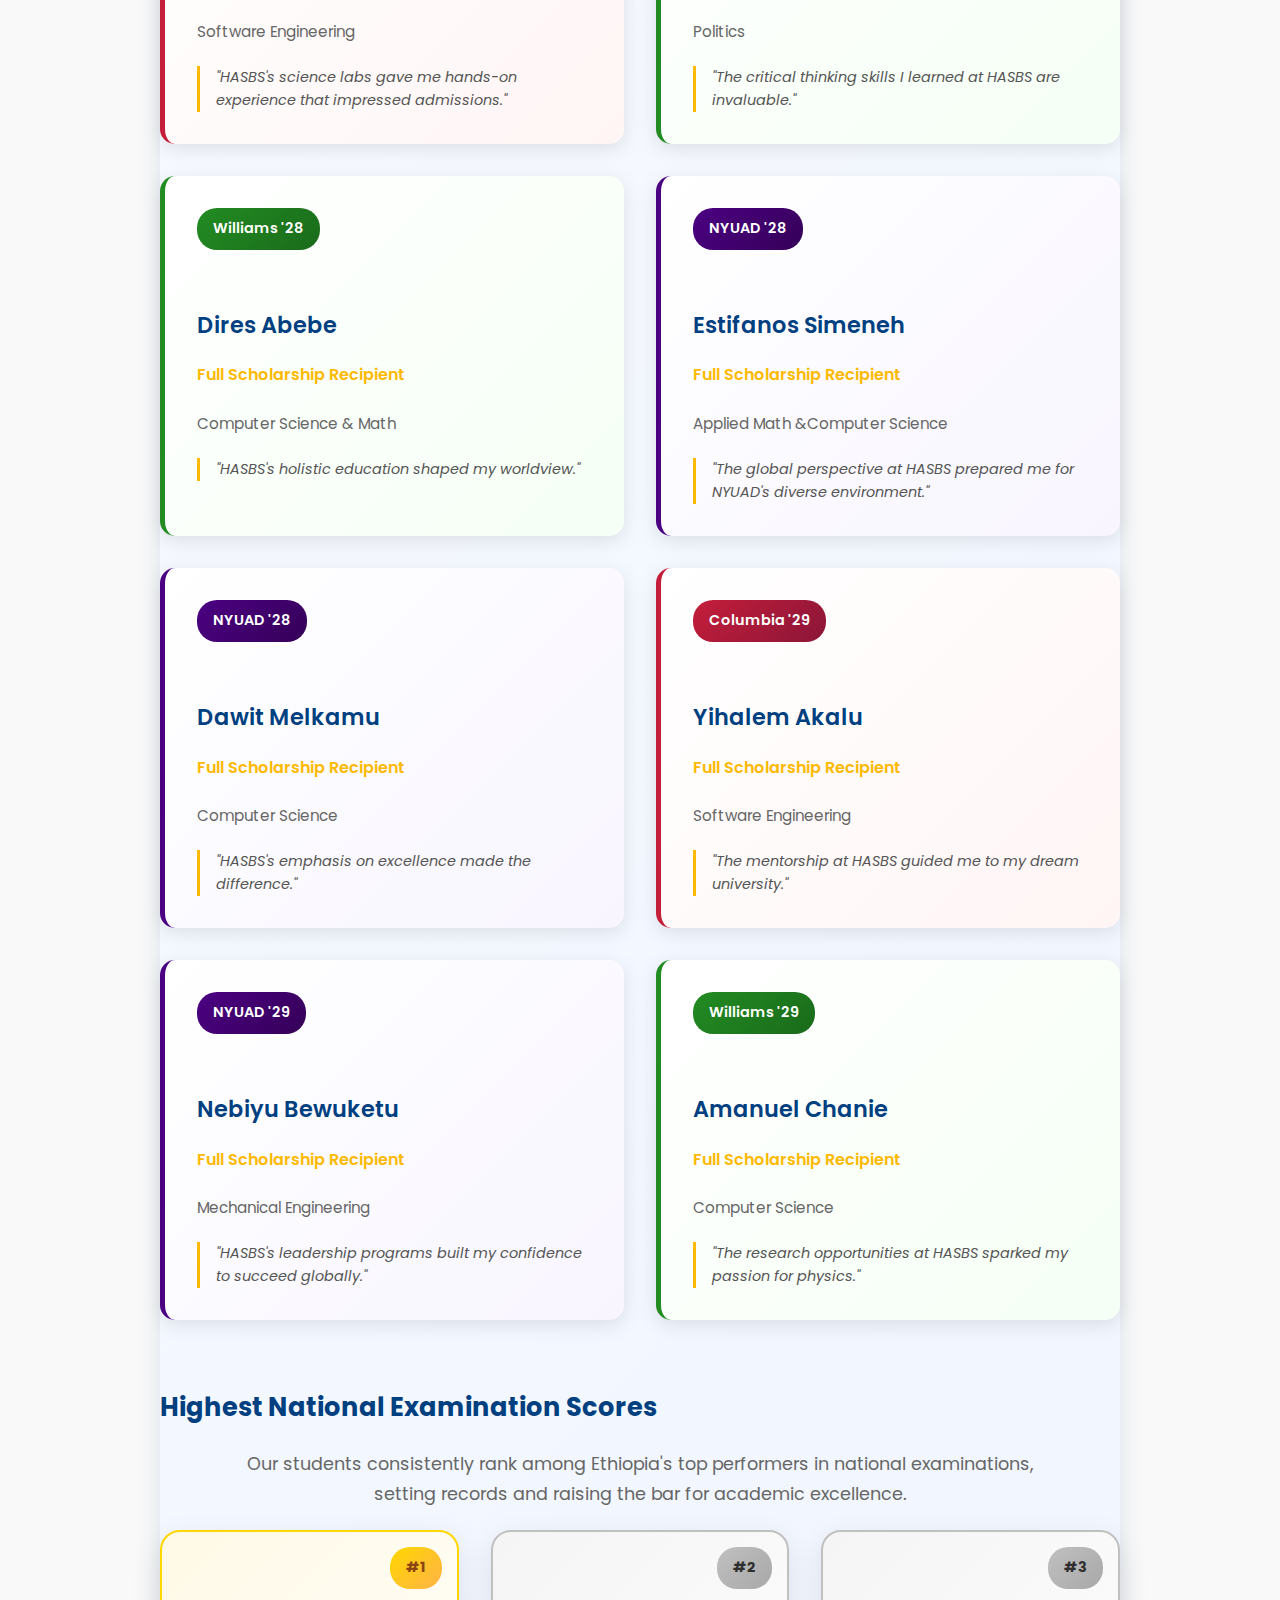
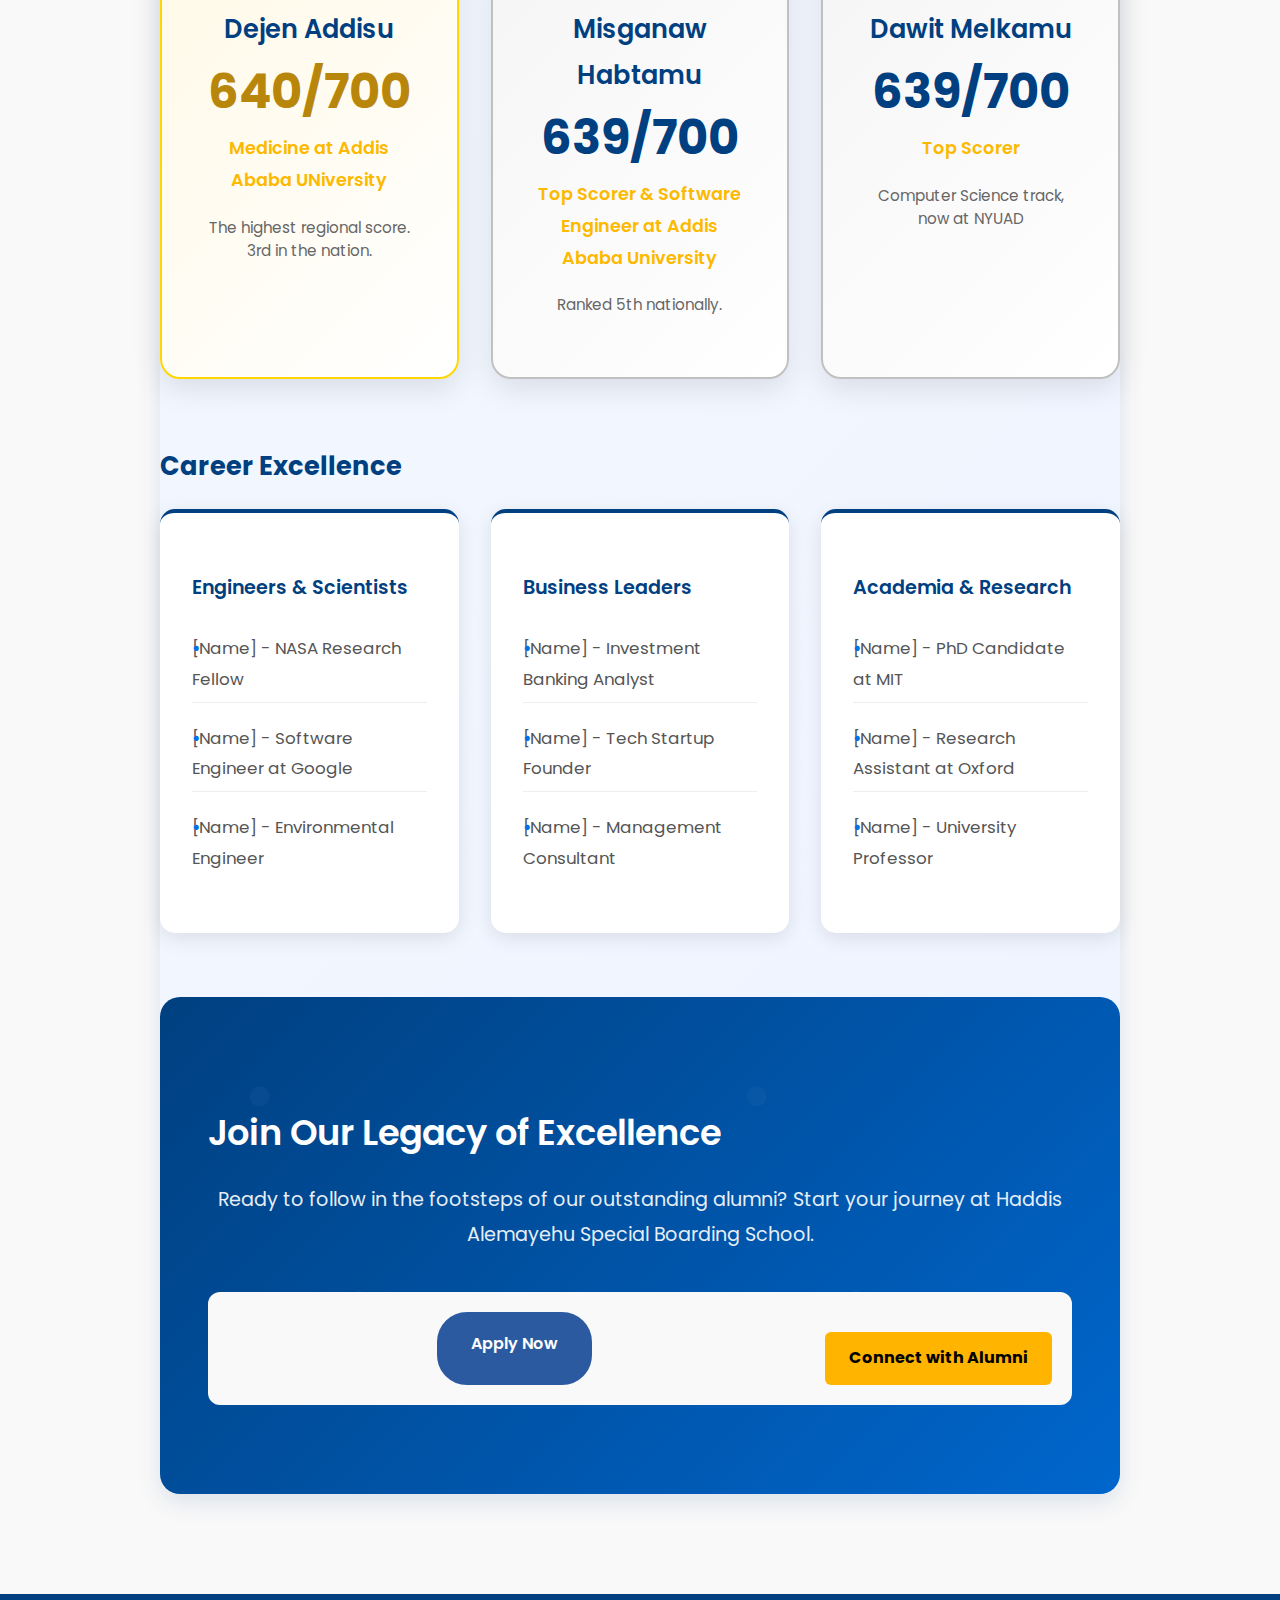
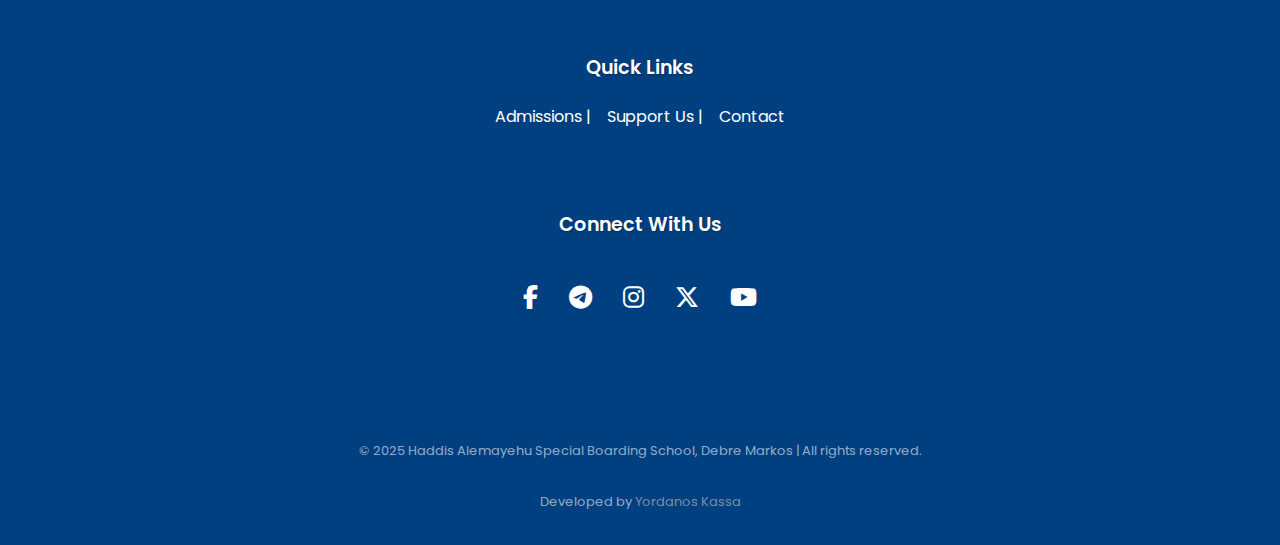
<file: alumni-achievements.html>
<!DOCTYPE html>
<html lang="en">
<head>
  <meta charset="UTF-8" />
  <meta name="viewport" content="width=device-width, initial-scale=1.0" />
  <title>Alumni Achievements – Haddis Alemayehu Special Boarding School</title>
  <link rel="stylesheet" href="style.css" />
  <link rel="stylesheet" href="https://cdnjs.cloudflare.com/ajax/libs/font-awesome/6.5.2/css/all.min.css">
  <link href="https://fonts.googleapis.com/css2?family=Noto+Sans+Ethiopic&family=Poppins:wght@400;600&display=swap" rel="stylesheet">
  <link rel="icon" type="image/png" href="images/hh.png">
  <script src="js/script.js"></script>
  <style>
    html {
      overflow-y: scroll; /* prevent layout shift from scrollbar */
    }
  </style>
</head>
<body>

  <!-- Header -->
  <header>
    <a href="index.html" class="logo-link">
      <img src="images/hasb.png" alt="Haddis Alemayehu Special Boarding School Logo" class="logo" />
      <div class="site-title">
        <h3>Haddis Alemayehu Special Boarding School</h3>
        <h3>ሀዲስ አለማየሁ ልዩ አዳሪ ት/ቤት</h3>
      </div>
    </a>
    <nav>
      <ul class="menu">
        <li class="dropdown">
          <a href="about.html">About ▼</a>
          <div class="dropdown-content">
            <a href="about.html">About Us</a>
            <a href="faculty.html">Faculty & Staff</a>
            <a href="facilities.html">Campus Facilities</a>
          </div>
        </li>
        <li class="dropdown">
          <a href="programs.html">Academics ▼</a>
          <div class="dropdown-content">
            <a href="programs.html">Academic Programs</a>
            <a href="admission.html">Admissions</a>
          </div>
        </li>
        <li class="dropdown">
          <a href="alumni-achievements.html">Alumni ▼</a>
          <div class="dropdown-content">
            <a href="alumni-achievements.html">Achievements</a>
            <a href="alumni-network.html">Network</a>
          </div>
        </li>
        <li><a href="news.html">News</a></li>
        <li><a href="donate.html">Donate</a></li>
        <li><a href="contact.html">Contact</a></li>
        <li><a href="https://www.haddisalemayehuacademy.org/" target="_blank">HAA North America</a></li>
      </ul>
      <div class="menu-toggle" id="menu-toggle">
        <i class="fas fa-bars"></i>
      </div>
    </nav>
  </header>

  <!-- Main Content -->
  <main>
    <section class="about-section">
      <h2>Alumni Achievements</h2>
      
      <div class="alumni-hero">
        <h3>Excellence in Education</h3>
        <p>Our graduates consistently achieve outstanding results in national examinations and gain admission to the world's most prestigious universities. These achievements reflect the quality of education and character development at Haddis Alemayehu Special Boarding School.</p>
      </div>

      <!-- Alumni Statistics -->
      <div class="alumni-stats">
        <div class="stat-card">
          <div class="stat-number">100%</div>
          <p>University Acceptance Rate</p>
        </div>
        <div class="stat-card">
          <div class="stat-number">85%</div>
          <p>Scholarship Recipients</p>
        </div>
        <div class="stat-card">
          <div class="stat-number">10+</div>
          <p>Top US Schools Acceptance</p>
        </div>
        <div class="stat-card">
          <div class="stat-number">Top 1%</div>
          <p>National Rankings</p>
        </div>
      </div>

      <!-- Scholarships at Top US Schools -->
      <h3>Scholarships at Top US Universities</h3>
      <p class="section-intro">Our graduates have earned full scholarships and admissions to America's most prestigious institutions, competing successfully against the best students from around the world.</p>
      
      <div class="alumni-grid">
        <div class="alumni-card ivy-league">
          <div class="university-badge">Columbia '27</div>
          <h4>Yordanos Tiruneh</h4>
          <p class="achievement">Full Scholarship Recipient</p>
          <p class="program">Astrophysics & Computer Science </p>
          <div class="quote">"HASBS gave me the foundation and confidence to compete at the highest level."</div>
        </div>

        <div class="alumni-card ivy-league">
          <div class="university-badge">Stanford '28</div>
          <h4>Eyuel Simeneh</h4>
          <p class="achievement">Full Scholarship Recipient</p>
          <p class="program">Computer Science & Math</p>
          <div class="quote">"The rigorous academics at HASBS prepared me for Stanford's challenges."</div>
        </div>

        <div class="alumni-card ivy-league">
          <div class="university-badge">Columbia '28</div>
          <h4>Yitbarek Getachew</h4>
          <p class="achievement">Full Scholarship Recipient</p>
          <p class="program">Software Engineering</p>
          <div class="quote">"HASBS's science labs gave me hands-on experience that impressed admissions."</div>
        </div>

        <div class="alumni-card top-liberal">
          <div class="university-badge">Swarthmore '28</div>
          <h4>Natnael Dessie</h4>
          <p class="achievement">Full Scholarship Recipient</p>
          <p class="program">Politics</p>
          <div class="quote">"The critical thinking skills I learned at HASBS are invaluable."</div>
        </div>

        <div class="alumni-card top-liberal">
          <div class="university-badge">Williams '28</div>
          <h4>Dires Abebe</h4>
          <p class="achievement">Full Scholarship Recipient</p>
          <p class="program">Computer Science & Math</p>
          <div class="quote">"HASBS's holistic education shaped my worldview."</div>
        </div>

        <div class="alumni-card international">
          <div class="university-badge">NYUAD '28</div>
          <h4>Estifanos Simeneh</h4>
          <p class="achievement">Full Scholarship Recipient</p>
          <p class="program">Applied Math &Computer Science</p>
          <div class="quote">"The global perspective at HASBS prepared me for NYUAD's diverse environment."</div>
        </div>

        <div class="alumni-card international">
          <div class="university-badge">NYUAD '28</div>
          <h4>Dawit Melkamu</h4>
          <p class="achievement">Full Scholarship Recipient</p>
          <p class="program">Computer Science</p>
          <div class="quote">"HASBS's emphasis on excellence made the difference."</div>
        </div>

        <div class="alumni-card ivy-league">
          <div class="university-badge">Columbia '29</div>
          <h4>Yihalem Akalu</h4>
          <p class="achievement">Full Scholarship Recipient</p>
          <p class="program">Software Engineering</p>
          <div class="quote">"The mentorship at HASBS guided me to my dream university."</div>
        </div>

        <div class="alumni-card international">
          <div class="university-badge">NYUAD '29</div>
          <h4>Nebiyu Bewuketu</h4>
          <p class="achievement">Full Scholarship Recipient</p>
          <p class="program">Mechanical Engineering</p>
          <div class="quote">"HASBS's leadership programs built my confidence to succeed globally."</div>
        </div>

        <div class="alumni-card top-liberal">
          <div class="university-badge">Williams '29</div>
          <h4>Amanuel Chanie</h4>
          <p class="achievement">Full Scholarship Recipient</p>
          <p class="program">Computer Science</p>
          <div class="quote">"The research opportunities at HASBS sparked my passion for physics."</div>
        </div>
      </div>

      <!-- National Achievement Records -->
      <h3>Highest National Examination Scores</h3>
      <p class="section-intro">Our students consistently rank among Ethiopia's top performers in national examinations, setting records and raising the bar for academic excellence.</p>
      
      <div class="achievement-records">
        <div class="record-card gold">
          <div class="rank-badge">#1</div>
          <h4>Dejen Addisu</h4>
          <div class="score">640/700</div>
          <p class="record-type">Medicine at Addis Ababa UNiversity</p>
          <p class="achievement-note">The highest regional score. 3rd in the nation.</p>
        </div>

        <div class="record-card silver">
          <div class="rank-badge">#2</div>
          <h4>Misganaw Habtamu</h4>
          <div class="score">639/700</div>
          <p class="record-type">Top Scorer & Software Engineer at Addis Ababa University</p>
          <p class="achievement-note">Ranked 5th nationally.</p>
        </div>

        <div class="record-card silver">
          <div class="rank-badge">#3</div>
          <h4>Dawit Melkamu</h4>
          <div class="score">639/700</div>
          <p class="record-type">Top Scorer</p>
          <p class="achievement-note">Computer Science track, now at NYUAD</p>
        </div>
      </div>

      <!-- Career Achievements -->
      <h3>Career Excellence</h3>
      <div class="career-grid">
        <div class="career-card">
          <h4>Engineers & Scientists</h4>
          <ul>
            <li>[Name] - NASA Research Fellow</li>
            <li>[Name] - Software Engineer at Google</li>
            <li>[Name] - Environmental Engineer</li>
          </ul>
        </div>

        <div class="career-card">
          <h4>Business Leaders</h4>
          <ul>
            <li>[Name] - Investment Banking Analyst</li>
            <li>[Name] - Tech Startup Founder</li>
            <li>[Name] - Management Consultant</li>
          </ul>
        </div>

        <div class="career-card">
          <h4>Academia & Research</h4>
          <ul>
            <li>[Name] - PhD Candidate at MIT</li>
            <li>[Name] - Research Assistant at Oxford</li>
            <li>[Name] - University Professor</li>
          </ul>
        </div>
      </div>

      <!-- Call to Action -->
      <div class="alumni-cta">
        <h3>Join Our Legacy of Excellence</h3>
        <p>Ready to follow in the footsteps of our outstanding alumni? Start your journey at Haddis Alemayehu Special Boarding School.</p>
        <div class="cta-center">
          <a href="admission.html" class="cta-secondary">Apply Now</a>
          <a href="alumni-network.html" class="cta-button">Connect with Alumni</a>
        </div>
      </div>
    </section>
  </main>

  <!-- Footer -->
  <footer class="site-footer">
    <div class="footer-grid">
      <div class="footer-nav">
        <h3 class="footer-heading">Quick Links</h3>
        <ul class="footer-menu" role="list">
          <a href="admission.html" class="footer-link hover-underline">Admissions |</a>
          <a href="donate.html" class="footer-link hover-underline">Support Us |</a>
          <a href="contact.html" class="footer-link hover-underline">Contact</a>
        </ul>
      </div>

      <div class="footer-social">
        <h3 class="footer-heading">Connect With Us</h3>
        <div class="social-links" role="list">
          <a href="https://www.facebook.com/HAANA2020" class="social-icon" aria-label="Facebook" target="_blank">
            <i class="fab fa-facebook-f"></i>
          </a>
          <a href="https://t.me/s/haddisboardingschool?before=301" class="social-icon" aria-label="telegram" target="_blank">
            <i class="fab fa-telegram-plane"></i>
          </a>
          <a href="https://www.instagram.com/hassbs2019/" class="social-icon" aria-label="Instagram" target="_blank">
            <i class="fab fa-instagram"></i>
          </a>
          <a href="https://x.com/haddisacademy" class="social-icon" aria-label="X (formerly Twitter)" target="_blank">
            <i class="fab fa-x-twitter"></i>
          </a>
          <a href="https://www.youtube.com/channel/UCM7rhh8H9ln9ptoXYdMbNjA" class="social-icon" aria-label="YouTube" target="_blank">
            <i class="fab fa-youtube"></i>
          </a>
        </div>
      </div>

      <div class="footer-legal">
        <p class="copyright">&copy; <span id="current-year">2025</span> Haddis Alemayehu Special Boarding School, Debre Markos | All rights reserved.</p>
        <p class="credit">Developed by <a href="https://www.linkedin.com/in/yordanos-kassa-624302295/" target="_blank" style="color: #bbb; text-decoration: none;">Yordanos Kassa</a></p>
      </div>
    </div>
  </footer>

  <script>
    // Prevent flash of unstyled content
    document.documentElement.classList.add('loaded');
  </script>

<!-- Back to Top Button -->
<button id="backToTop" class="back-to-top" title="Go to top">
  <i class="fas fa-chevron-up"></i>
</button>

</body>
</html>
</file>
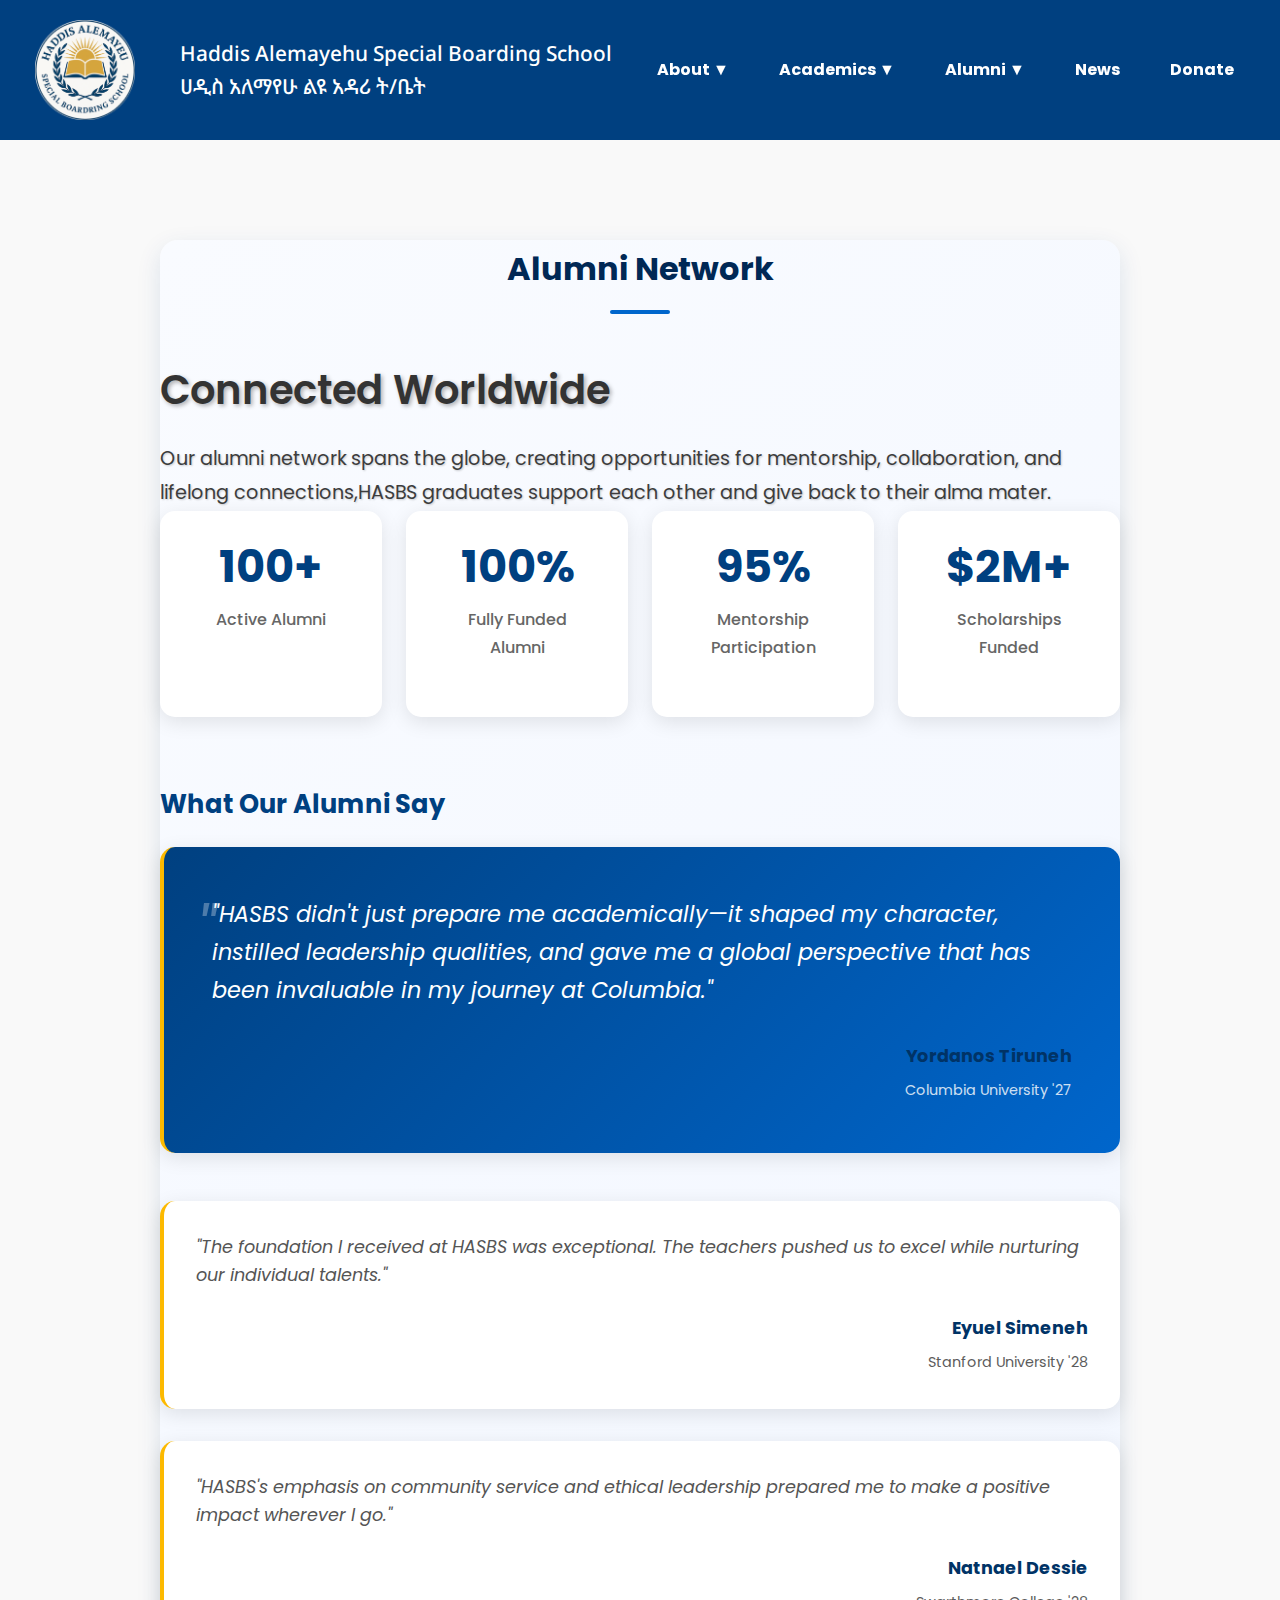
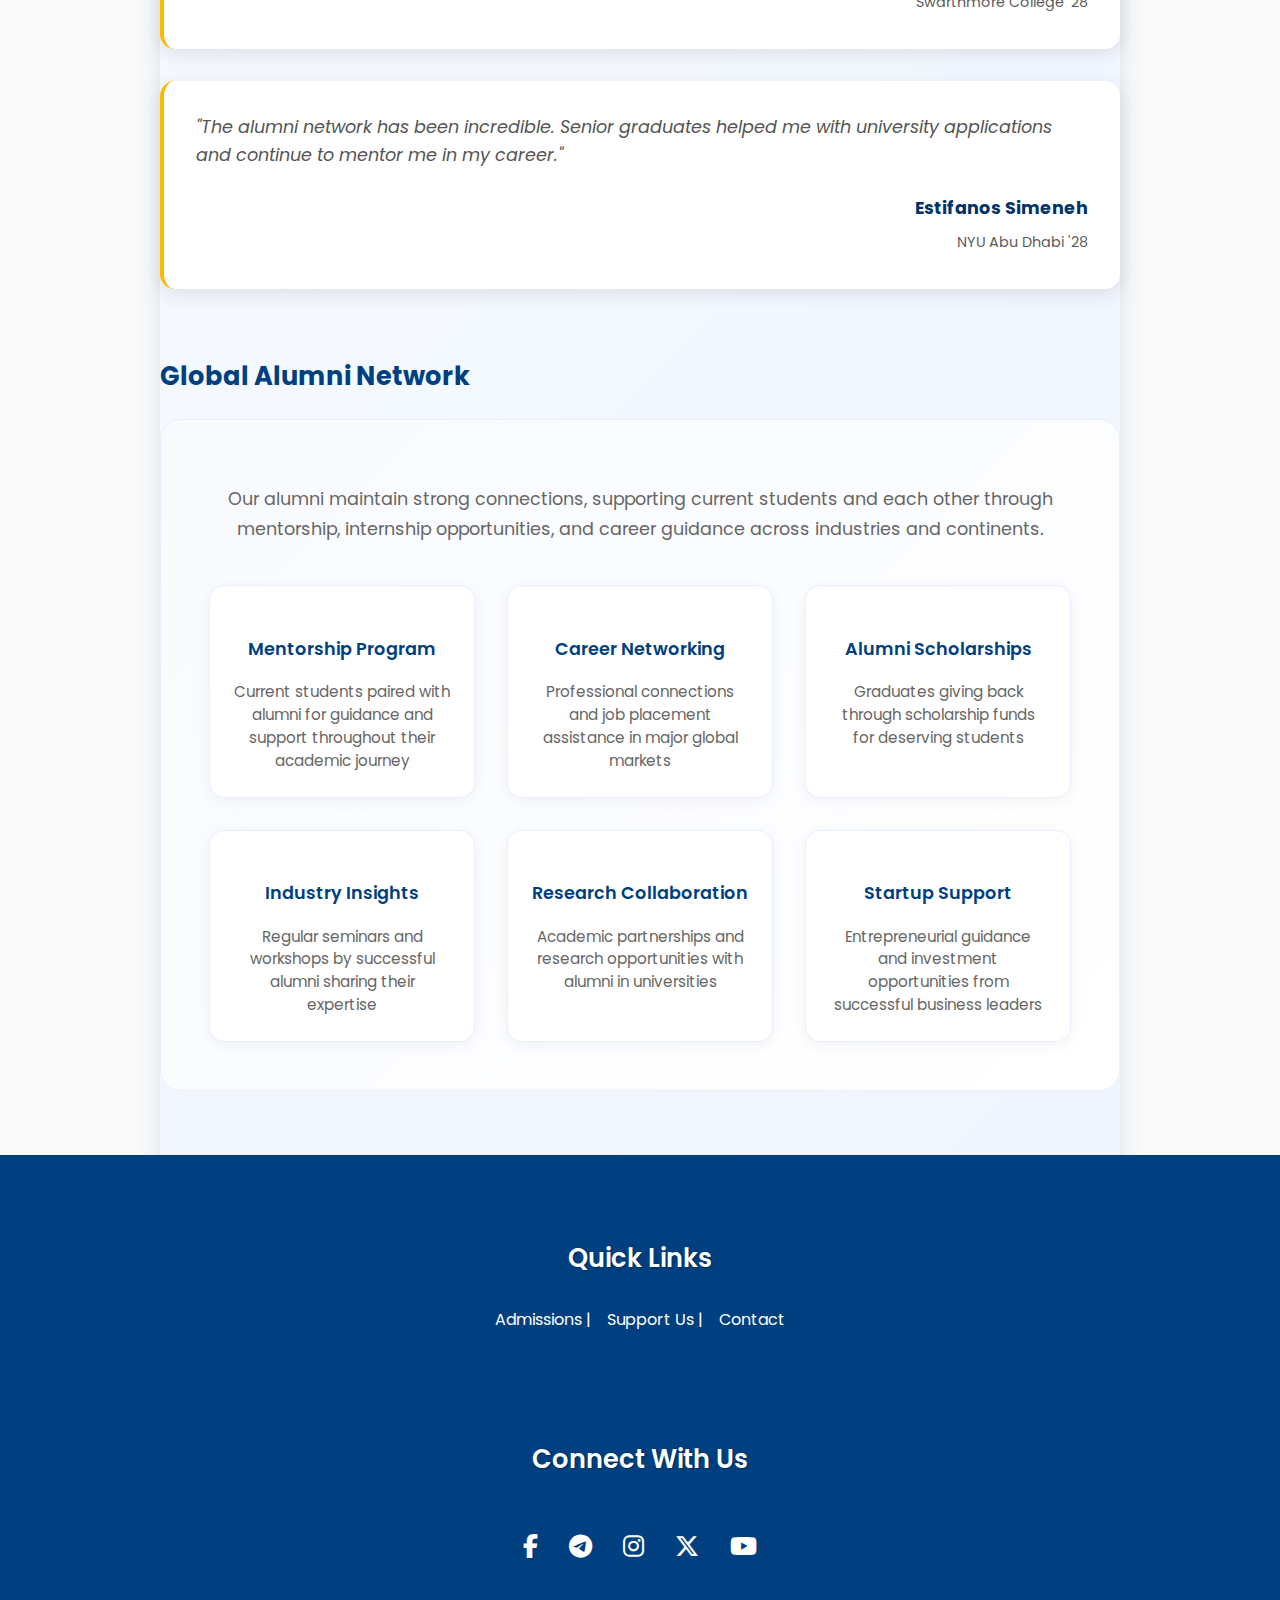
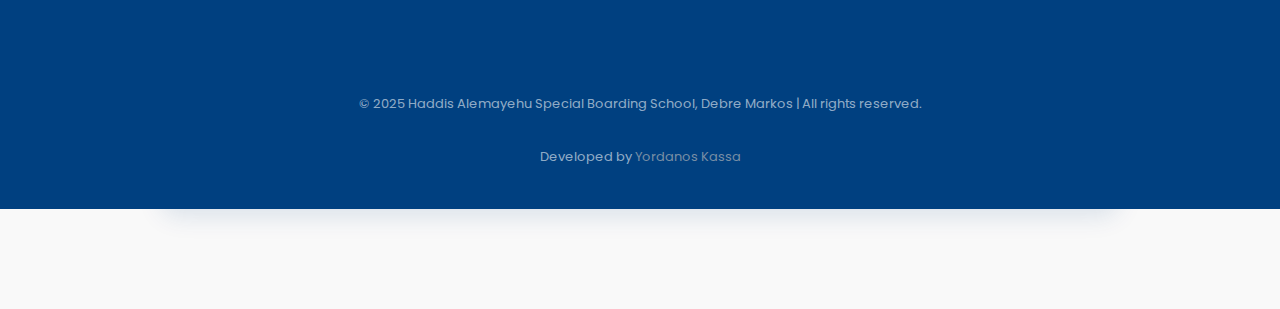
<file: alumni-network.html>
<!DOCTYPE html>
<html lang="en">
<head>
  <meta charset="UTF-8" />
  <meta name="viewport" content="width=device-width, initial-scale=1.0" />
  <title>Alumni Network – Haddis Alemayehu Special Boarding School</title>
  <link rel="stylesheet" href="style.css" />
  <link rel="stylesheet" href="https://cdnjs.cloudflare.com/ajax/libs/font-awesome/6.5.2/css/all.min.css">
  <link href="https://fonts.googleapis.com/css2?family=Noto+Sans+Ethiopic&family=Poppins:wght@400;600&display=swap" rel="stylesheet">
  <link rel="icon" type="image/png" href="images/hh.png">
  <script src="js/script.js"></script>
  <style>
    html {
      overflow-y: scroll; /* prevent layout shift from scrollbar */
    }
  </style>
</head>
<body>

  <!-- Header -->
  <header>
    <a href="index.html" class="logo-link">
      <img src="images/hasb.png" alt="Haddis Alemayehu Special Boarding School Logo" class="logo" />
      <div class="site-title">
        <h3>Haddis Alemayehu Special Boarding School</h3>
        <h3>ሀዲስ አለማየሁ ልዩ አዳሪ ት/ቤት</h3>
      </div>
    </a>
    <nav>
      <ul class="menu">
        <li class="dropdown">
          <a href="about.html">About ▼</a>
          <div class="dropdown-content">
            <a href="about.html">About Us</a>
            <a href="faculty.html">Faculty & Staff</a>
            <a href="facilities.html">Campus Facilities</a>
          </div>
        </li>
        <li class="dropdown">
          <a href="programs.html">Academics ▼</a>
          <div class="dropdown-content">
            <a href="programs.html">Academic Programs</a>
            <a href="admission.html">Admissions</a>
          </div>
        </li>
        <li class="dropdown">
          <a href="alumni-achievements.html">Alumni ▼</a>
          <div class="dropdown-content">
            <a href="alumni-achievements.html">Achievements</a>
            <a href="alumni-network.html">Network</a>
          </div>
        </li>
        <li><a href="news.html">News</a></li>
        <li><a href="donate.html">Donate</a></li>
        <li><a href="contact.html">Contact</a></li>
        <li><a href="https://www.haddisalemayehuacademy.org/" target="_blank">HAA North America</a></li>
      </ul>
      <div class="menu-toggle" id="menu-toggle">
        <i class="fas fa-bars"></i>
      </div>
    </nav>
  </header>

  <!-- Main Content -->
  <main>
    <section class="about-section">
      <h2>Alumni Network</h2>
      
      <div class="alumni-hero">
        <h3>Connected Worldwide</h3>
        <p>Our alumni network spans the globe, creating opportunities for mentorship, collaboration, and lifelong connections,HASBS graduates support each other and give back to their alma mater.</p>
      </div>

      <!-- Network Statistics -->
      <div class="alumni-stats">
        <div class="stat-card">
          <div class="stat-number">100+</div>
          <p>Active Alumni</p>
        </div>
        <div class="stat-card">
          <div class="stat-number">100%</div>
          <p>Fully Funded Alumni</p>
        </div>
        <div class="stat-card">
          <div class="stat-number">95%</div>
          <p>Mentorship Participation</p>
        </div>
        <div class="stat-card">
          <div class="stat-number">$2M+</div>
          <p>Scholarships Funded</p>
        </div>
      </div>

      <!-- Alumni Testimonials -->
      <h3>What Our Alumni Say</h3>
      <div class="testimonials-section">
        <div class="testimonial-card featured">
          <div class="quote-large">"HASBS didn't just prepare me academically—it shaped my character, instilled leadership qualities, and gave me a global perspective that has been invaluable in my journey at Columbia."</div>
          <div class="testimonial-author">
            <strong>Yordanos Tiruneh</strong>
            <span>Columbia University '27</span>
          </div>
        </div>

        <div class="testimonial-card">
          <div class="quote-text">"The foundation I received at HASBS was exceptional. The teachers pushed us to excel while nurturing our individual talents."</div>
          <div class="testimonial-author">
            <strong>Eyuel Simeneh</strong>
            <span>Stanford University '28</span>
          </div>
        </div>

        <div class="testimonial-card">
          <div class="quote-text">"HASBS's emphasis on community service and ethical leadership prepared me to make a positive impact wherever I go."</div>
          <div class="testimonial-author">
            <strong>Natnael Dessie</strong>
            <span>Swarthmore College '28</span>
          </div>
        </div>

        <div class="testimonial-card">
          <div class="quote-text">"The alumni network has been incredible. Senior graduates helped me with university applications and continue to mentor me in my career."</div>
          <div class="testimonial-author">
            <strong>Estifanos Simeneh</strong>
            <span>NYU Abu Dhabi '28</span>
          </div>
        </div>
      </div>

      <!-- Global Alumni Network -->
      <h3>Global Alumni Network</h3>
      <div class="network-section">
        <p>Our alumni maintain strong connections, supporting current students and each other through mentorship, internship opportunities, and career guidance across industries and continents.</p>
        
        <div class="network-features">
          <div class="network-item">
            <h4>Mentorship Program</h4>
            <p>Current students paired with alumni for guidance and support throughout their academic journey</p>
          </div>
          <div class="network-item">
            <h4>Career Networking</h4>
            <p>Professional connections and job placement assistance in major global markets</p>
          </div>
          <div class="network-item">
            <h4>Alumni Scholarships</h4>
            <p>Graduates giving back through scholarship funds for deserving students</p>
          </div>
          <div class="network-item">
            <h4>Industry Insights</h4>
            <p>Regular seminars and workshops by successful alumni sharing their expertise</p>
          </div>
          <div class="network-item">
            <h4>Research Collaboration</h4>
            <p>Academic partnerships and research opportunities with alumni in universities</p>
          </div>
          <div class="network-item">
            <h4>Startup Support</h4>
            <p>Entrepreneurial guidance and investment opportunities from successful business leaders</p>
          </div>
        </div>
      </div>


   

  <!-- Footer -->
  <footer class="site-footer">
    <div class="footer-grid">
      <div class="footer-nav">
        <h3 class="footer-heading">Quick Links</h3>
        <div class="footer-menu">
          <a href="admission.html" class="footer-link hover-underline">Admissions |</a>
          <a href="donate.html" class="footer-link hover-underline">Support Us |</a>
          <a href="contact.html" class="footer-link hover-underline">Contact</a>
        </div>
      </div>

      <div class="footer-social">
        <h3 class="footer-heading">Connect With Us</h3>
        <div class="social-links" role="list">
          <a href="https://www.facebook.com/HAANA2020" class="social-icon" aria-label="Facebook" target="_blank">
            <i class="fab fa-facebook-f"></i>
          </a>
          <a href="https://t.me/s/haddisboardingschool?before=301" class="social-icon" aria-label="telegram" target="_blank">
            <i class="fab fa-telegram-plane"></i>
          </a>
          <a href="https://www.instagram.com/hassbs2019/" class="social-icon" aria-label="Instagram" target="_blank">
            <i class="fab fa-instagram"></i>
          </a>
          <a href="https://x.com/haddisacademy" class="social-icon" aria-label="X (formerly Twitter)" target="_blank">
            <i class="fab fa-x-twitter"></i>
          </a>
          <a href="https://www.youtube.com/channel/UCM7rhh8H9ln9ptoXYdMbNjA" class="social-icon" aria-label="YouTube" target="_blank">
            <i class="fab fa-youtube"></i>
          </a>
        </div>
      </div>

      <div class="footer-legal">
        <p class="copyright">&copy; <span id="current-year">2025</span> Haddis Alemayehu Special Boarding School, Debre Markos | All rights reserved.</p>
        <p class="credit">Developed by <a href="https://www.linkedin.com/in/yordanos-kassa-624302295/" target="_blank" style="color: #bbb; text-decoration: none;">Yordanos Kassa</a></p>
      </div>
    </div>
  </footer>

  <script>
    // Prevent flash of unstyled content
    document.documentElement.classList.add('loaded');
    
  </script>

<!-- Back to Top Button -->
<button id="backToTop" class="back-to-top" title="Go to top">
  <i class="fas fa-chevron-up"></i>
</button>

</body>
</html>
</file>
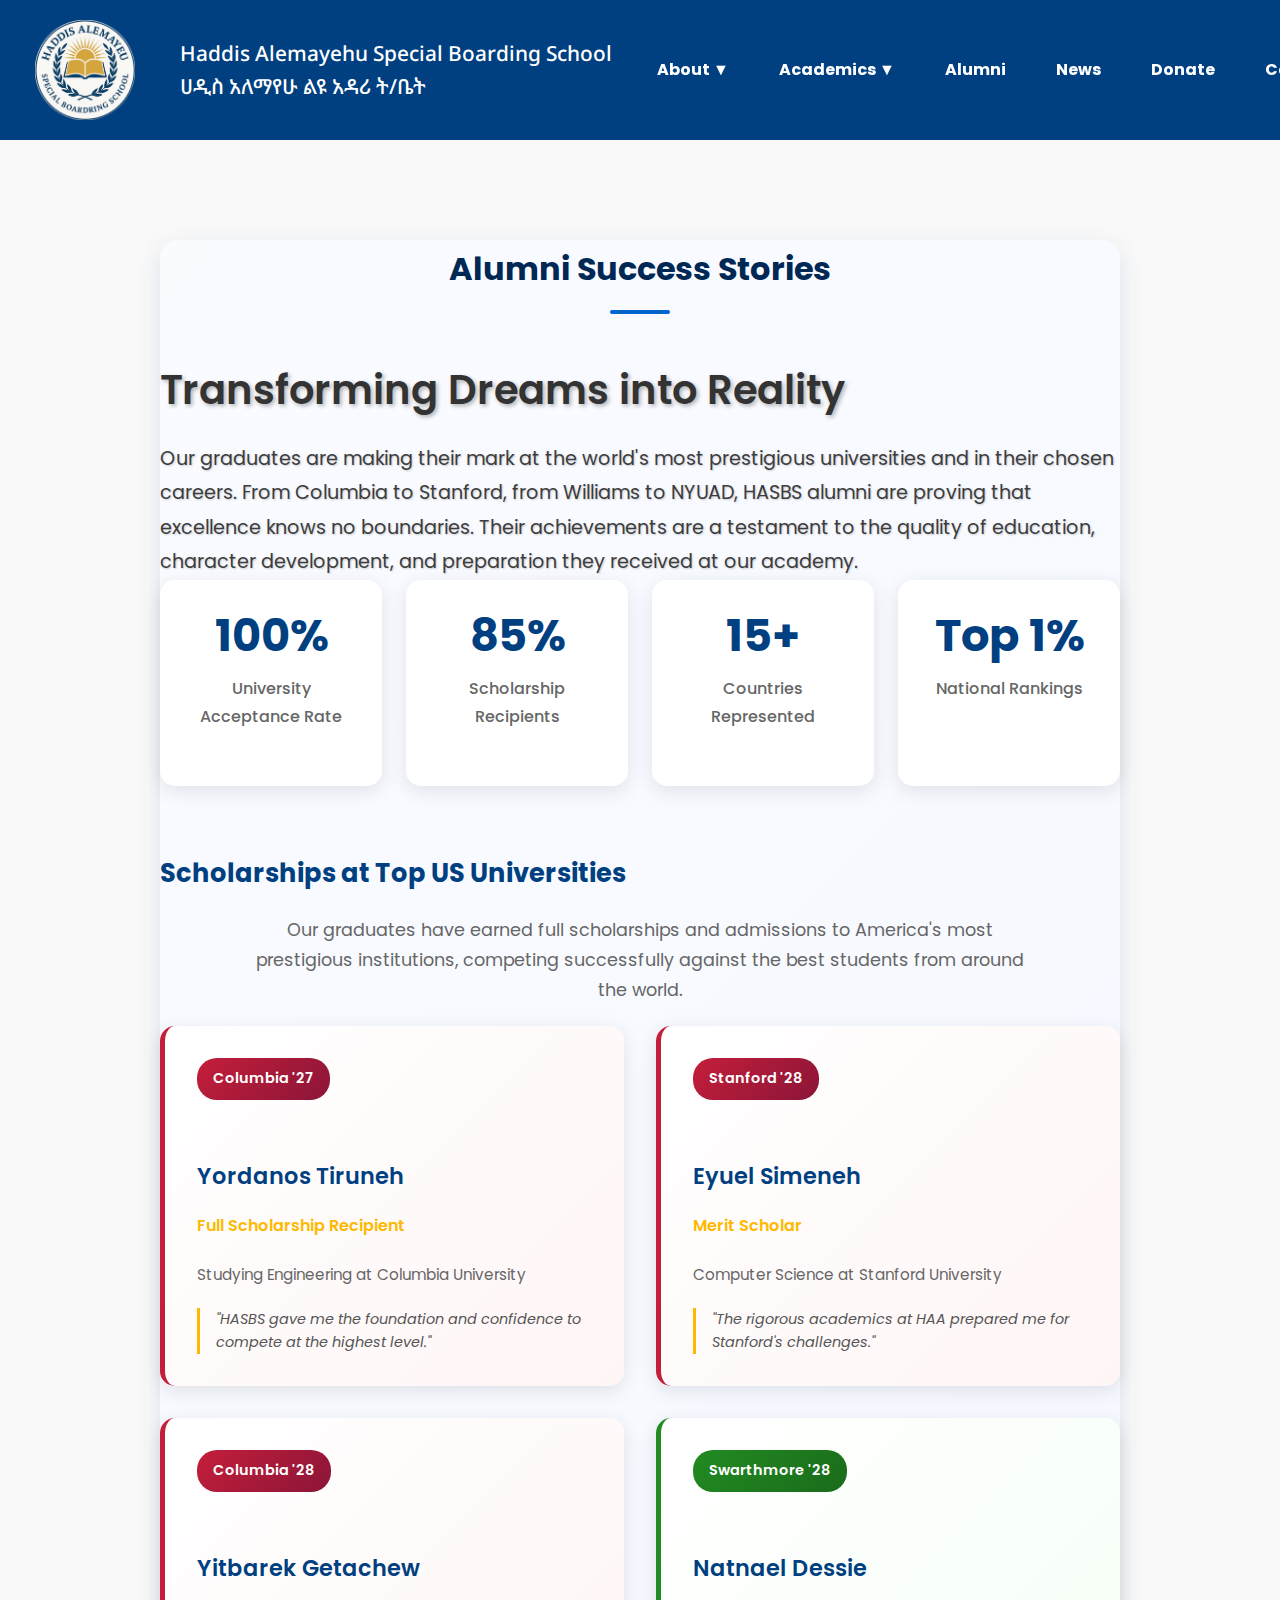
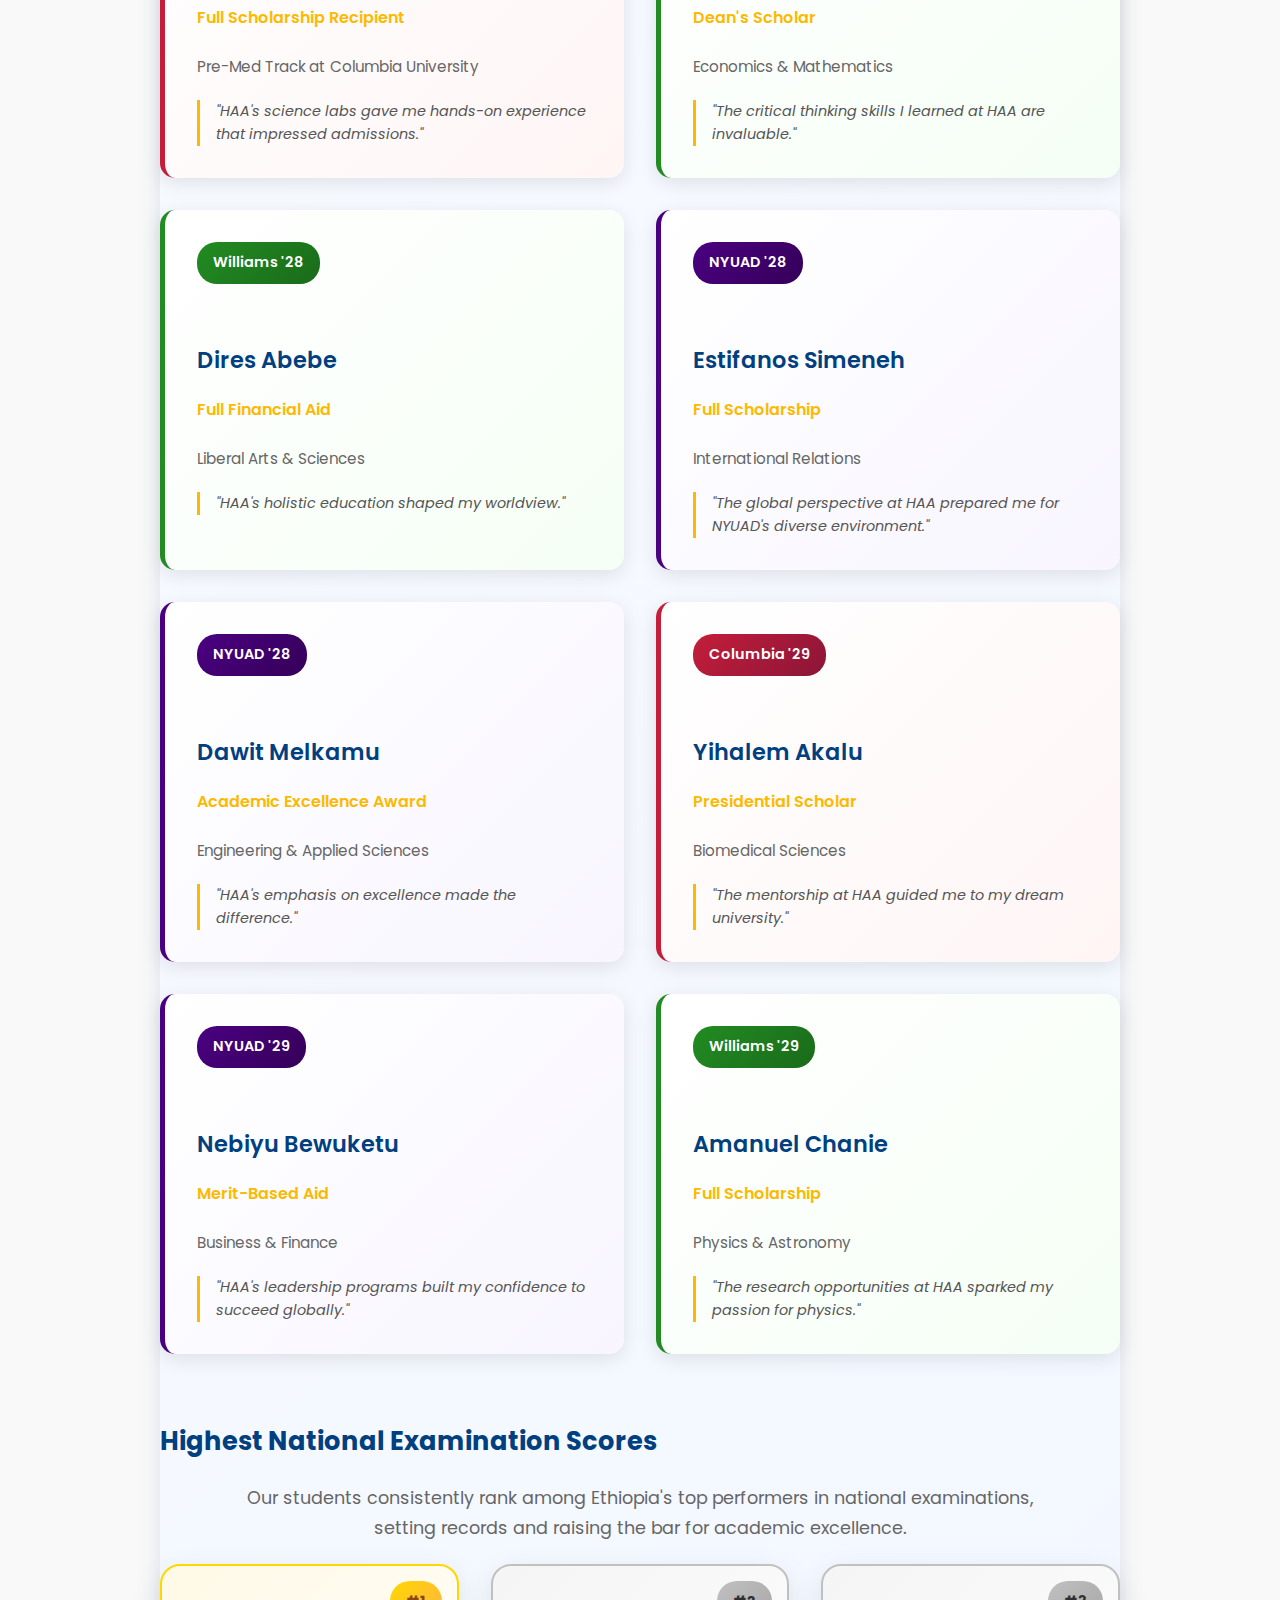
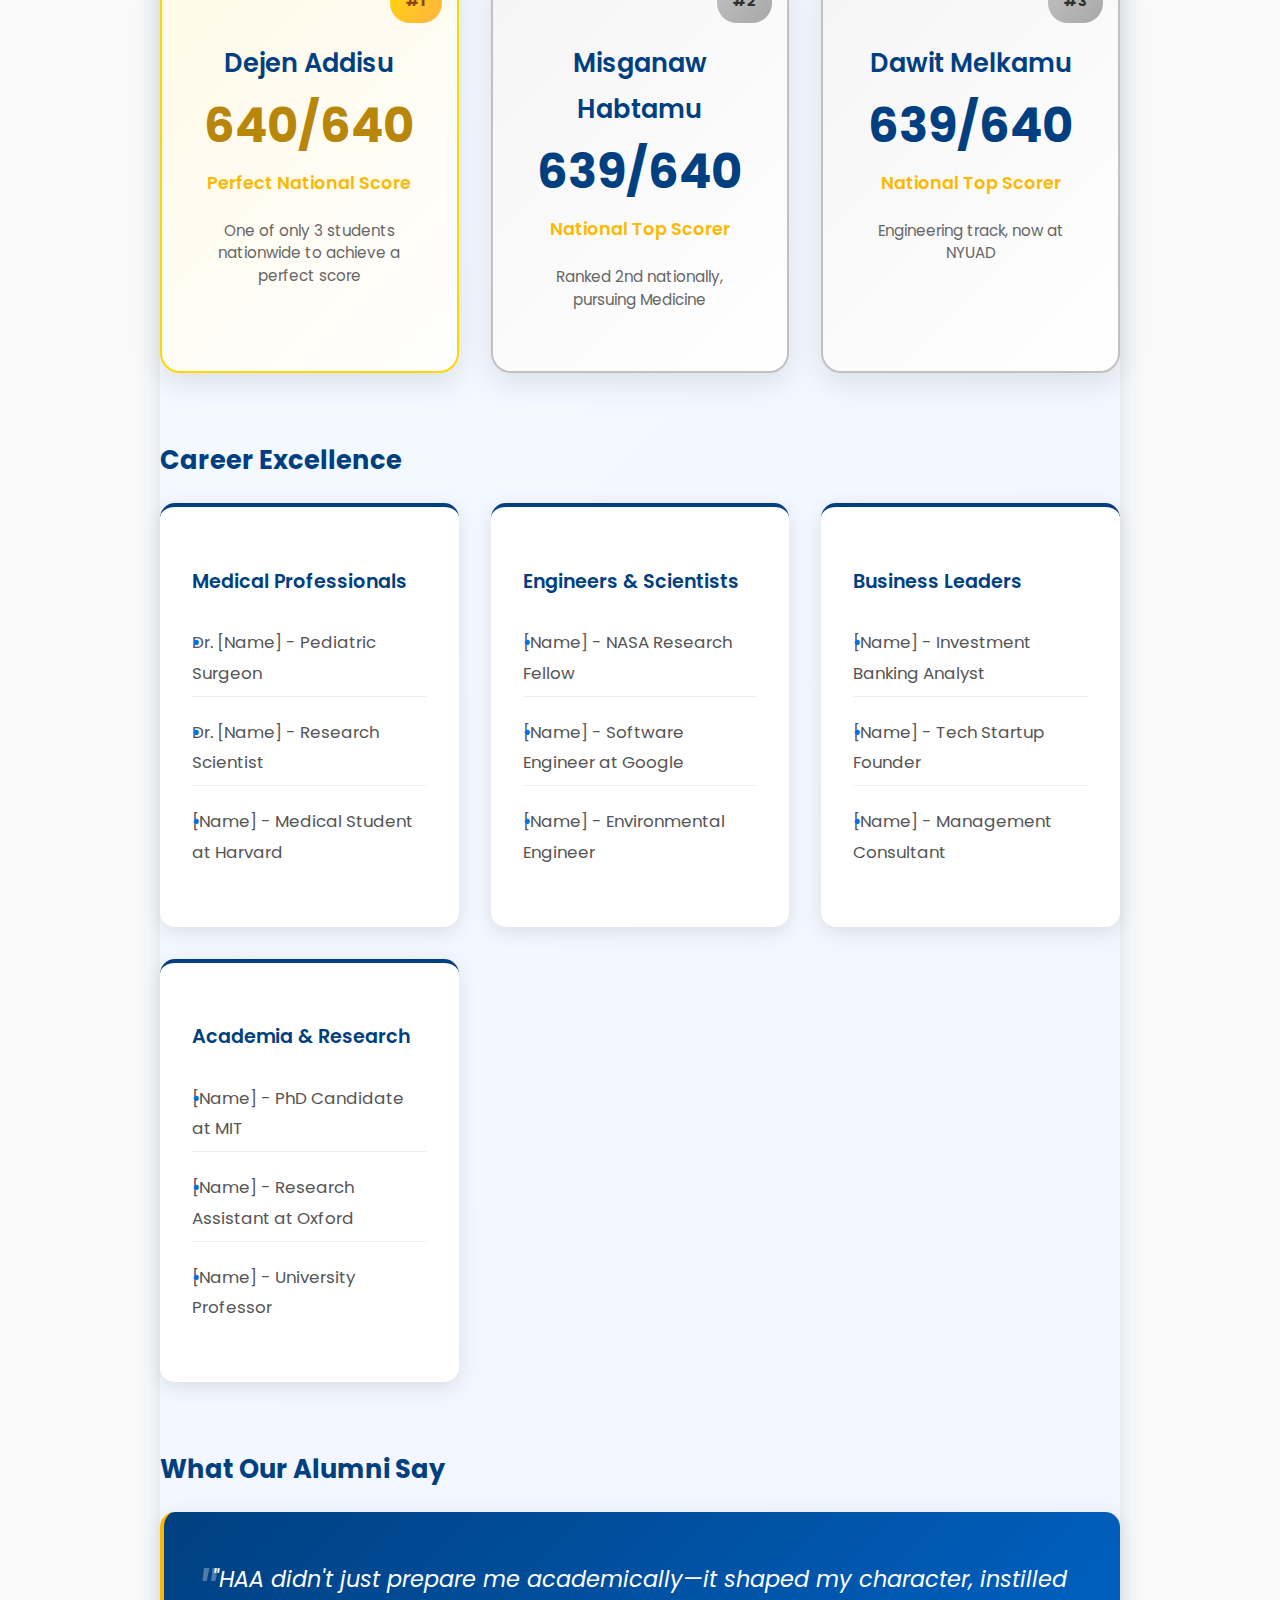
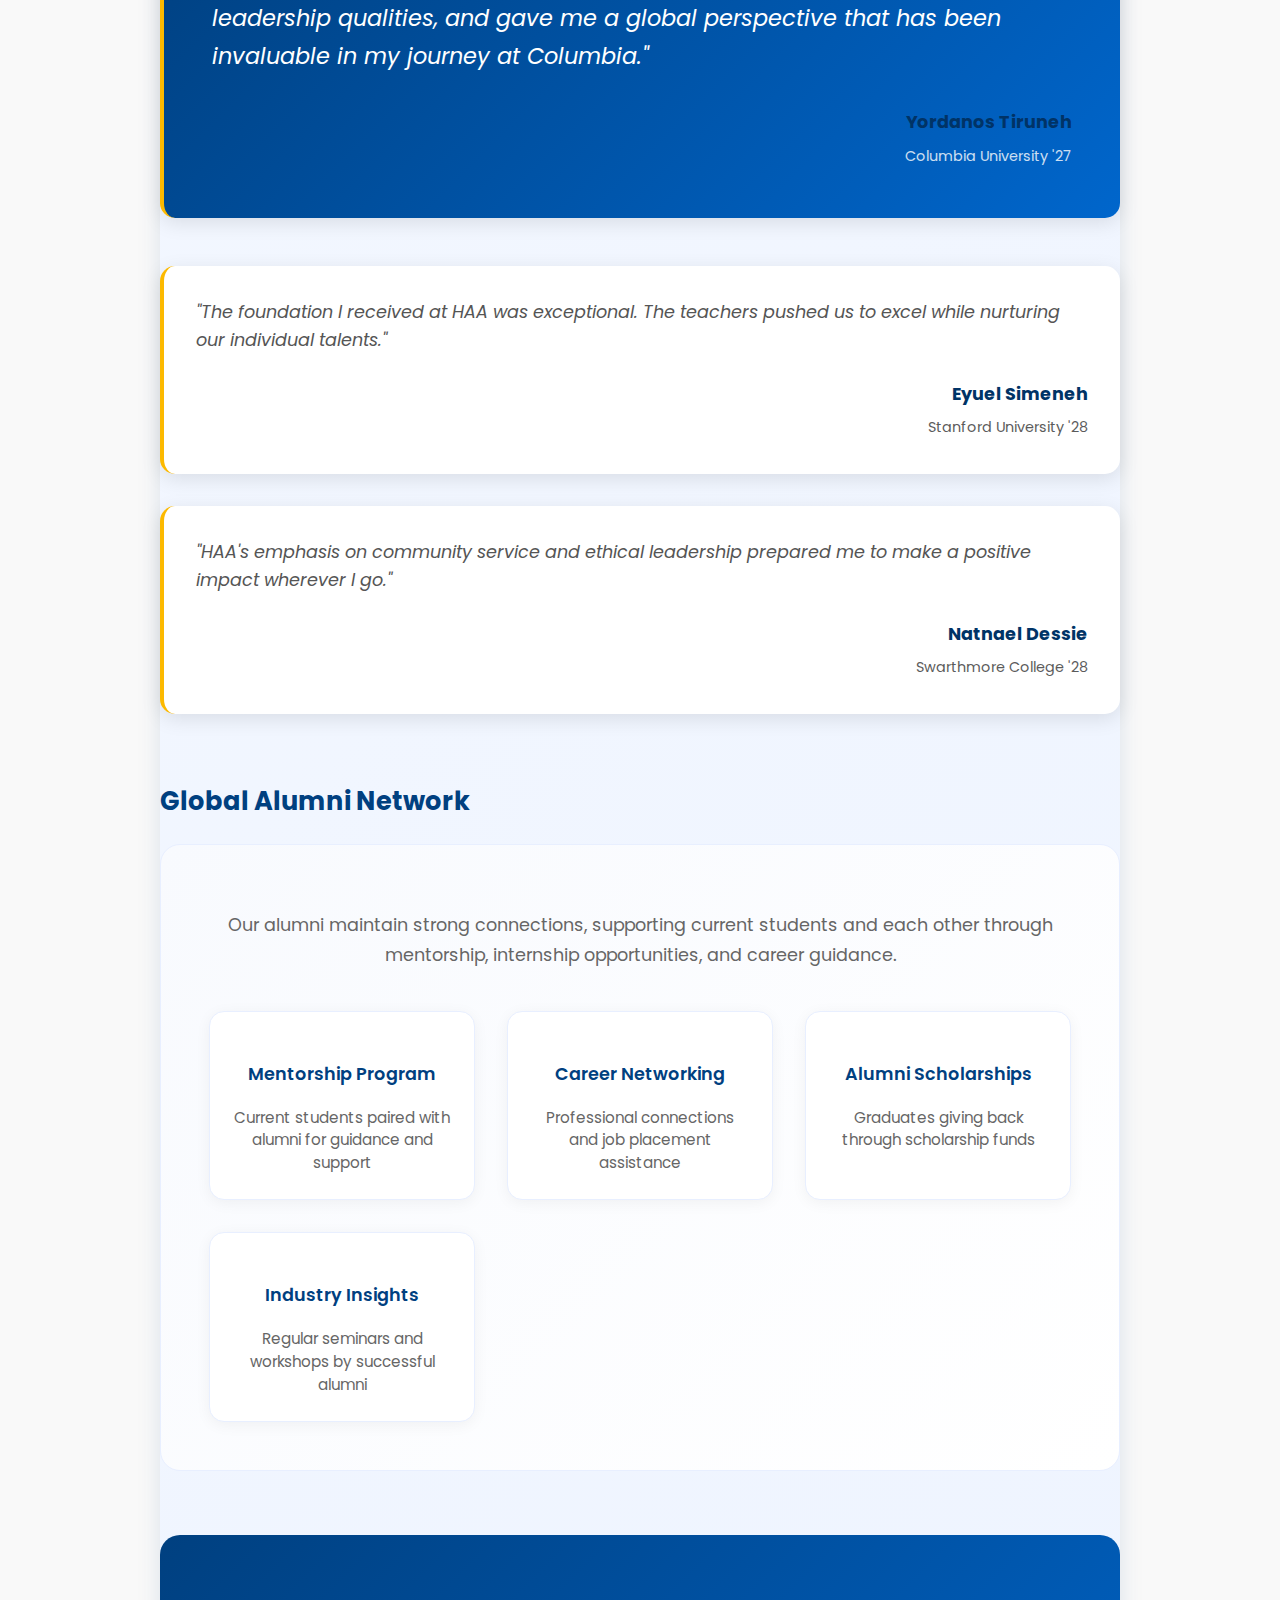
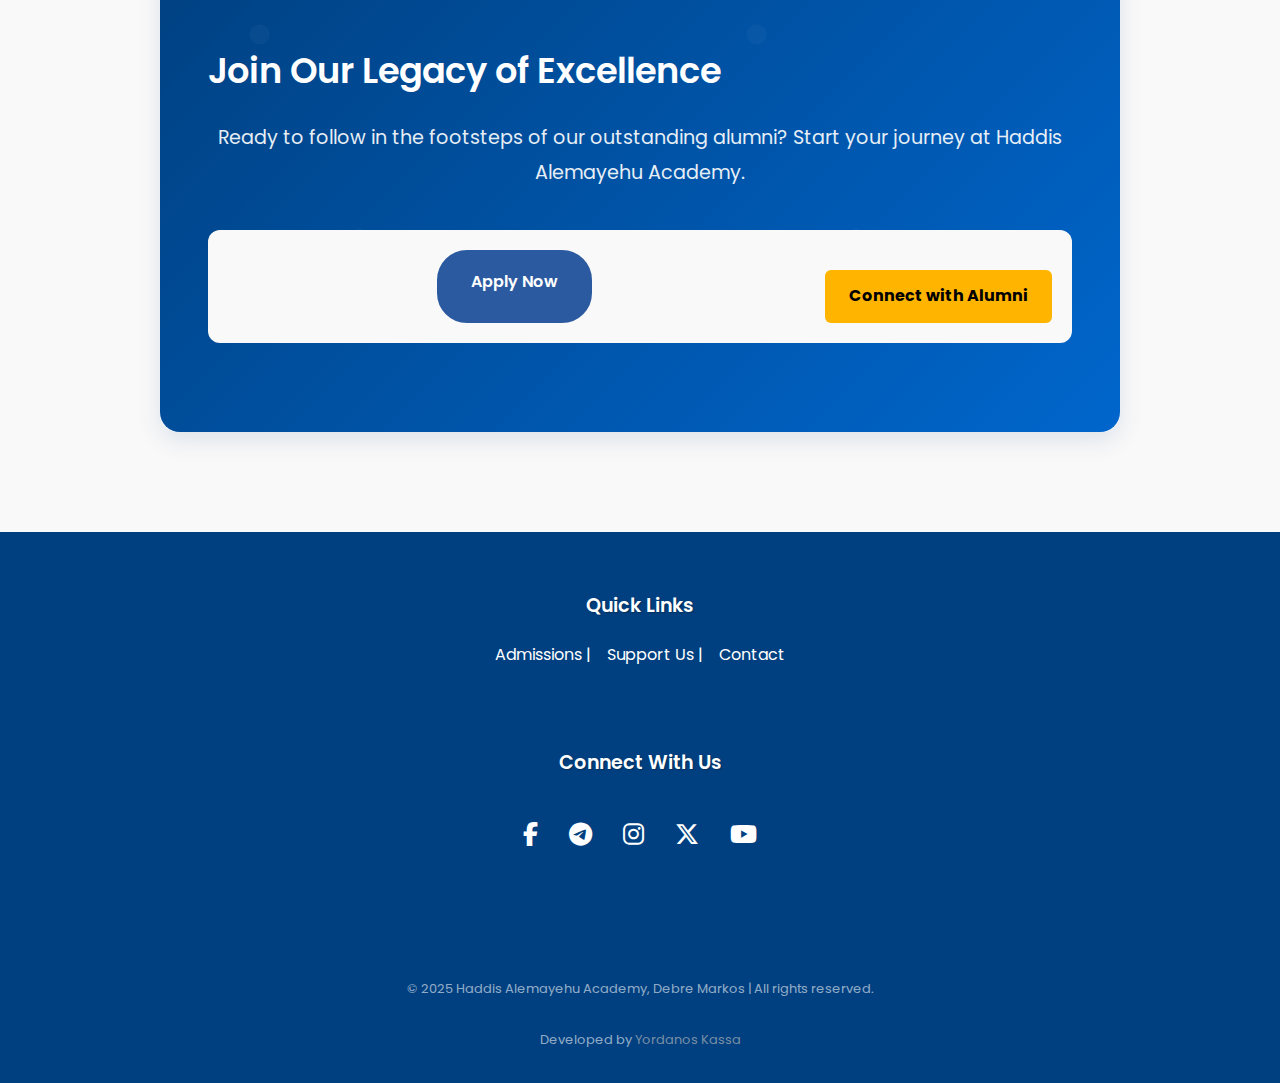
<file: alumni.html>
<!DOCTYPE html>
<html lang="en">
<head>
  <meta charset="UTF-8" />
  <meta name="viewport" content="width=device-width, initial-scale=1.0" />
  <title>Alumni Success Stories – Haddis Alemayehu Academy</title>
  <link rel="stylesheet" href="style.css" />
  <link rel="stylesheet" href="https://cdnjs.cloudflare.com/ajax/libs/font-awesome/6.5.2/css/all.min.css">
  <link href="https://fonts.googleapis.com/css2?family=Noto+Sans+Ethiopic&family=Poppins:wght@400;600&display=swap" rel="stylesheet">
  <link rel="icon" type="image/png" href="images/hh.png">
  <script src="js/script.js"></script>
  <style>
    html {
      overflow-y: scroll; /* prevent layout shift from scrollbar */
    }
  </style>
</head>
<body>

  <!-- Header -->
  <header>
    <a href="index.html" class="logo-link">
      <img src="images/hasb.png" alt="Haddis Alemayehu Special Boarding School Logo" class="logo" />
      <div class="site-title">
        <h3>Haddis Alemayehu Special Boarding School</h3>
        <h3>ሀዲስ አለማየሁ ልዩ አዳሪ ት/ቤት</h3>
      </div>
    </a>
    <nav>
      <ul class="menu">
        <li class="dropdown">
          <a href="about.html">About ▼</a>
          <div class="dropdown-content">
            <a href="about.html">About Us</a>
            <a href="faculty.html">Faculty & Staff</a>
            <a href="facilities.html">Campus Facilities</a>
          </div>
        </li>
        <li class="dropdown">
          <a href="programs.html">Academics ▼</a>
          <div class="dropdown-content">
            <a href="programs.html">Academic Programs</a>
            <a href="admission.html">Admissions</a>
          </div>
        </li>
        <li><a href="alumni.html">Alumni</a></li>
        <li><a href="news.html">News</a></li>
        <li><a href="donate.html">Donate</a></li>
        <li><a href="contact.html">Contact</a></li>
        <li><a href="https://www.haddisalemayehuacademy.org/" target="_blank">HAA North America</a></li>
      </ul>
      <div class="menu-toggle" id="menu-toggle">
        <i class="fas fa-bars"></i>
      </div>
    </nav>
  </header>

  <!-- Main Content -->
  <main>
    <section class="about-section">
      <h2>Alumni Success Stories</h2>
      
      <div class="alumni-hero">
        <h3>Transforming Dreams into Reality</h3>
        <p>Our graduates are making their mark at the world's most prestigious universities and in their chosen careers. From Columbia to Stanford, from Williams to NYUAD, HASBS alumni are proving that excellence knows no boundaries. Their achievements are a testament to the quality of education, character development, and preparation they received at our academy.</p>
      </div>

      <!-- Alumni Statistics -->
      <div class="alumni-stats">
        <div class="stat-card">
          <div class="stat-number">100%</div>
          <p>University Acceptance Rate</p>
        </div>
        <div class="stat-card">
          <div class="stat-number">85%</div>
          <p>Scholarship Recipients</p>
        </div>
        <div class="stat-card">
          <div class="stat-number">15+</div>
          <p>Countries Represented</p>
        </div>
        <div class="stat-card">
          <div class="stat-number">Top 1%</div>
          <p>National Rankings</p>
        </div>
      </div>

      <!-- Scholarships at Top US Schools -->
      <h3>Scholarships at Top US Universities</h3>
      <p class="section-intro">Our graduates have earned full scholarships and admissions to America's most prestigious institutions, competing successfully against the best students from around the world.</p>
      
      <div class="alumni-grid">
        <div class="alumni-card ivy-league">
          <div class="university-badge">Columbia '27</div>
          <h4>Yordanos Tiruneh</h4>
          <p class="achievement">Full Scholarship Recipient</p>
          <p class="program">Studying Engineering at Columbia University</p>
          <div class="quote">"HASBS gave me the foundation and confidence to compete at the highest level."</div>
        </div>

        <div class="alumni-card ivy-league">
          <div class="university-badge">Stanford '28</div>
          <h4>Eyuel Simeneh</h4>
          <p class="achievement">Merit Scholar</p>
          <p class="program">Computer Science at Stanford University</p>
          <div class="quote">"The rigorous academics at HAA prepared me for Stanford's challenges."</div>
        </div>

        <div class="alumni-card ivy-league">
          <div class="university-badge">Columbia '28</div>
          <h4>Yitbarek Getachew</h4>
          <p class="achievement">Full Scholarship Recipient</p>
          <p class="program">Pre-Med Track at Columbia University</p>
          <div class="quote">"HAA's science labs gave me hands-on experience that impressed admissions."</div>
        </div>

        <div class="alumni-card top-liberal">
          <div class="university-badge">Swarthmore '28</div>
          <h4>Natnael Dessie</h4>
          <p class="achievement">Dean's Scholar</p>
          <p class="program">Economics & Mathematics</p>
          <div class="quote">"The critical thinking skills I learned at HAA are invaluable."</div>
        </div>

        <div class="alumni-card top-liberal">
          <div class="university-badge">Williams '28</div>
          <h4>Dires Abebe</h4>
          <p class="achievement">Full Financial Aid</p>
          <p class="program">Liberal Arts & Sciences</p>
          <div class="quote">"HAA's holistic education shaped my worldview."</div>
        </div>

        <div class="alumni-card international">
          <div class="university-badge">NYUAD '28</div>
          <h4>Estifanos Simeneh</h4>
          <p class="achievement">Full Scholarship</p>
          <p class="program">International Relations</p>
          <div class="quote">"The global perspective at HAA prepared me for NYUAD's diverse environment."</div>
        </div>

        <div class="alumni-card international">
          <div class="university-badge">NYUAD '28</div>
          <h4>Dawit Melkamu</h4>
          <p class="achievement">Academic Excellence Award</p>
          <p class="program">Engineering & Applied Sciences</p>
          <div class="quote">"HAA's emphasis on excellence made the difference."</div>
        </div>

        <div class="alumni-card ivy-league">
          <div class="university-badge">Columbia '29</div>
          <h4>Yihalem Akalu</h4>
          <p class="achievement">Presidential Scholar</p>
          <p class="program">Biomedical Sciences</p>
          <div class="quote">"The mentorship at HAA guided me to my dream university."</div>
        </div>

        <div class="alumni-card international">
          <div class="university-badge">NYUAD '29</div>
          <h4>Nebiyu Bewuketu</h4>
          <p class="achievement">Merit-Based Aid</p>
          <p class="program">Business & Finance</p>
          <div class="quote">"HAA's leadership programs built my confidence to succeed globally."</div>
        </div>

        <div class="alumni-card top-liberal">
          <div class="university-badge">Williams '29</div>
          <h4>Amanuel Chanie</h4>
          <p class="achievement">Full Scholarship</p>
          <p class="program">Physics & Astronomy</p>
          <div class="quote">"The research opportunities at HAA sparked my passion for physics."</div>
        </div>
      </div>

      <!-- National Achievement Records -->
      <h3>Highest National Examination Scores</h3>
      <p class="section-intro">Our students consistently rank among Ethiopia's top performers in national examinations, setting records and raising the bar for academic excellence.</p>
      
      <div class="achievement-records">
        <div class="record-card gold">
          <div class="rank-badge">#1</div>
          <h4>Dejen Addisu</h4>
          <div class="score">640/640</div>
          <p class="record-type">Perfect National Score</p>
          <p class="achievement-note">One of only 3 students nationwide to achieve a perfect score</p>
        </div>

        <div class="record-card silver">
          <div class="rank-badge">#2</div>
          <h4>Misganaw Habtamu</h4>
          <div class="score">639/640</div>
          <p class="record-type">National Top Scorer</p>
          <p class="achievement-note">Ranked 2nd nationally, pursuing Medicine</p>
        </div>

        <div class="record-card silver">
          <div class="rank-badge">#3</div>
          <h4>Dawit Melkamu</h4>
          <div class="score">639/640</div>
          <p class="record-type">National Top Scorer</p>
          <p class="achievement-note">Engineering track, now at NYUAD</p>
        </div>
      </div>

      <!-- Career Achievements -->
      <h3>Career Excellence</h3>
      <div class="career-grid">
        <div class="career-card">
          <h4>Medical Professionals</h4>
          <ul>
            <li>Dr. [Name] - Pediatric Surgeon</li>
            <li>Dr. [Name] - Research Scientist</li>
            <li>[Name] - Medical Student at Harvard</li>
          </ul>
        </div>

        <div class="career-card">
          <h4>Engineers & Scientists</h4>
          <ul>
            <li>[Name] - NASA Research Fellow</li>
            <li>[Name] - Software Engineer at Google</li>
            <li>[Name] - Environmental Engineer</li>
          </ul>
        </div>

        <div class="career-card">
          <h4>Business Leaders</h4>
          <ul>
            <li>[Name] - Investment Banking Analyst</li>
            <li>[Name] - Tech Startup Founder</li>
            <li>[Name] - Management Consultant</li>
          </ul>
        </div>

        <div class="career-card">
          <h4>Academia & Research</h4>
          <ul>
            <li>[Name] - PhD Candidate at MIT</li>
            <li>[Name] - Research Assistant at Oxford</li>
            <li>[Name] - University Professor</li>
          </ul>
        </div>
      </div>

      <!-- Alumni Testimonials -->
      <h3>What Our Alumni Say</h3>
      <div class="testimonials-section">
        <div class="testimonial-card featured">
          <div class="quote-large">"HAA didn't just prepare me academically—it shaped my character, instilled leadership qualities, and gave me a global perspective that has been invaluable in my journey at Columbia."</div>
          <div class="testimonial-author">
            <strong>Yordanos Tiruneh</strong>
            <span>Columbia University '27</span>
          </div>
        </div>

        <div class="testimonial-card">
          <div class="quote-text">"The foundation I received at HAA was exceptional. The teachers pushed us to excel while nurturing our individual talents."</div>
          <div class="testimonial-author">
            <strong>Eyuel Simeneh</strong>
            <span>Stanford University '28</span>
          </div>
        </div>

        <div class="testimonial-card">
          <div class="quote-text">"HAA's emphasis on community service and ethical leadership prepared me to make a positive impact wherever I go."</div>
          <div class="testimonial-author">
            <strong>Natnael Dessie</strong>
            <span>Swarthmore College '28</span>
          </div>
        </div>
      </div>

      <!-- Alumni Network -->
      <h3>Global Alumni Network</h3>
      <div class="network-section">
        <p>Our alumni maintain strong connections, supporting current students and each other through mentorship, internship opportunities, and career guidance.</p>
        
        <div class="network-features">
          <div class="network-item">
            <h4>Mentorship Program</h4>
            <p>Current students paired with alumni for guidance and support</p>
          </div>
          <div class="network-item">
            <h4>Career Networking</h4>
            <p>Professional connections and job placement assistance</p>
          </div>
          <div class="network-item">
            <h4>Alumni Scholarships</h4>
            <p>Graduates giving back through scholarship funds</p>
          </div>
          <div class="network-item">
            <h4>Industry Insights</h4>
            <p>Regular seminars and workshops by successful alumni</p>
          </div>
        </div>
      </div>

      <!-- Call to Action -->
      <div class="alumni-cta">
        <h3>Join Our Legacy of Excellence</h3>
        <p>Ready to follow in the footsteps of our outstanding alumni? Start your journey at Haddis Alemayehu Academy.</p>
        <div class="cta-center">
          <a href="admission.html" class="cta-secondary">Apply Now</a>
          <a href="contact.html" class="cta-button">Connect with Alumni</a>
        </div>
      </div>
    </section>
  </main>

  <!-- Footer -->
  <footer class="site-footer">
    <div class="footer-grid">
      <div class="footer-nav">
        <h3 class="footer-heading">Quick Links</h3>
        <ul class="footer-menu" role="list">
          <a href="admission.html" class="footer-link hover-underline">Admissions |</a>
          <a href="donate.html" class="footer-link hover-underline">Support Us |</a>
          <a href="contact.html" class="footer-link hover-underline">Contact</a>
        </ul>
      </div>

      <div class="footer-social">
        <h3 class="footer-heading">Connect With Us</h3>
        <div class="social-links" role="list">
          <a href="https://www.facebook.com/HAANA2020" class="social-icon" aria-label="Facebook" target="_blank">
            <i class="fab fa-facebook-f"></i>
          </a>
          <a href="https://t.me/s/haddisboardingschool?before=301" class="social-icon" aria-label="telegram" target="_blank">
            <i class="fab fa-telegram-plane"></i>
          </a>
          <a href="https://www.instagram.com/hassbs2019/" class="social-icon" aria-label="Instagram" target="_blank">
            <i class="fab fa-instagram"></i>
          </a>
          <a href="https://x.com/haddisacademy" class="social-icon" aria-label="X (formerly Twitter)" target="_blank">
            <i class="fab fa-x-twitter"></i>
          </a>
          <a href="https://www.youtube.com/channel/UCM7rhh8H9ln9ptoXYdMbNjA" class="social-icon" aria-label="YouTube" target="_blank">
            <i class="fab fa-youtube"></i>
          </a>
        </div>
      </div>

      <div class="footer-legal">
        <p class="copyright">&copy; <span id="current-year">2025</span> Haddis Alemayehu Academy, Debre Markos | All rights reserved.</p>
        <p class="credit">Developed by <a href="https://www.linkedin.com/in/yordanos-kassa-624302295/" target="_blank" style="color: #bbb; text-decoration: none;">Yordanos Kassa</a></p>
      </div>
    </div>
  </footer>

  <script>
    // Prevent flash of unstyled content
    document.documentElement.classList.add('loaded');
  </script>

<!-- Back to Top Button -->
<button id="backToTop" class="back-to-top" title="Go to top">
  <i class="fas fa-chevron-up"></i>
</button>

</body>
</html>
</file>
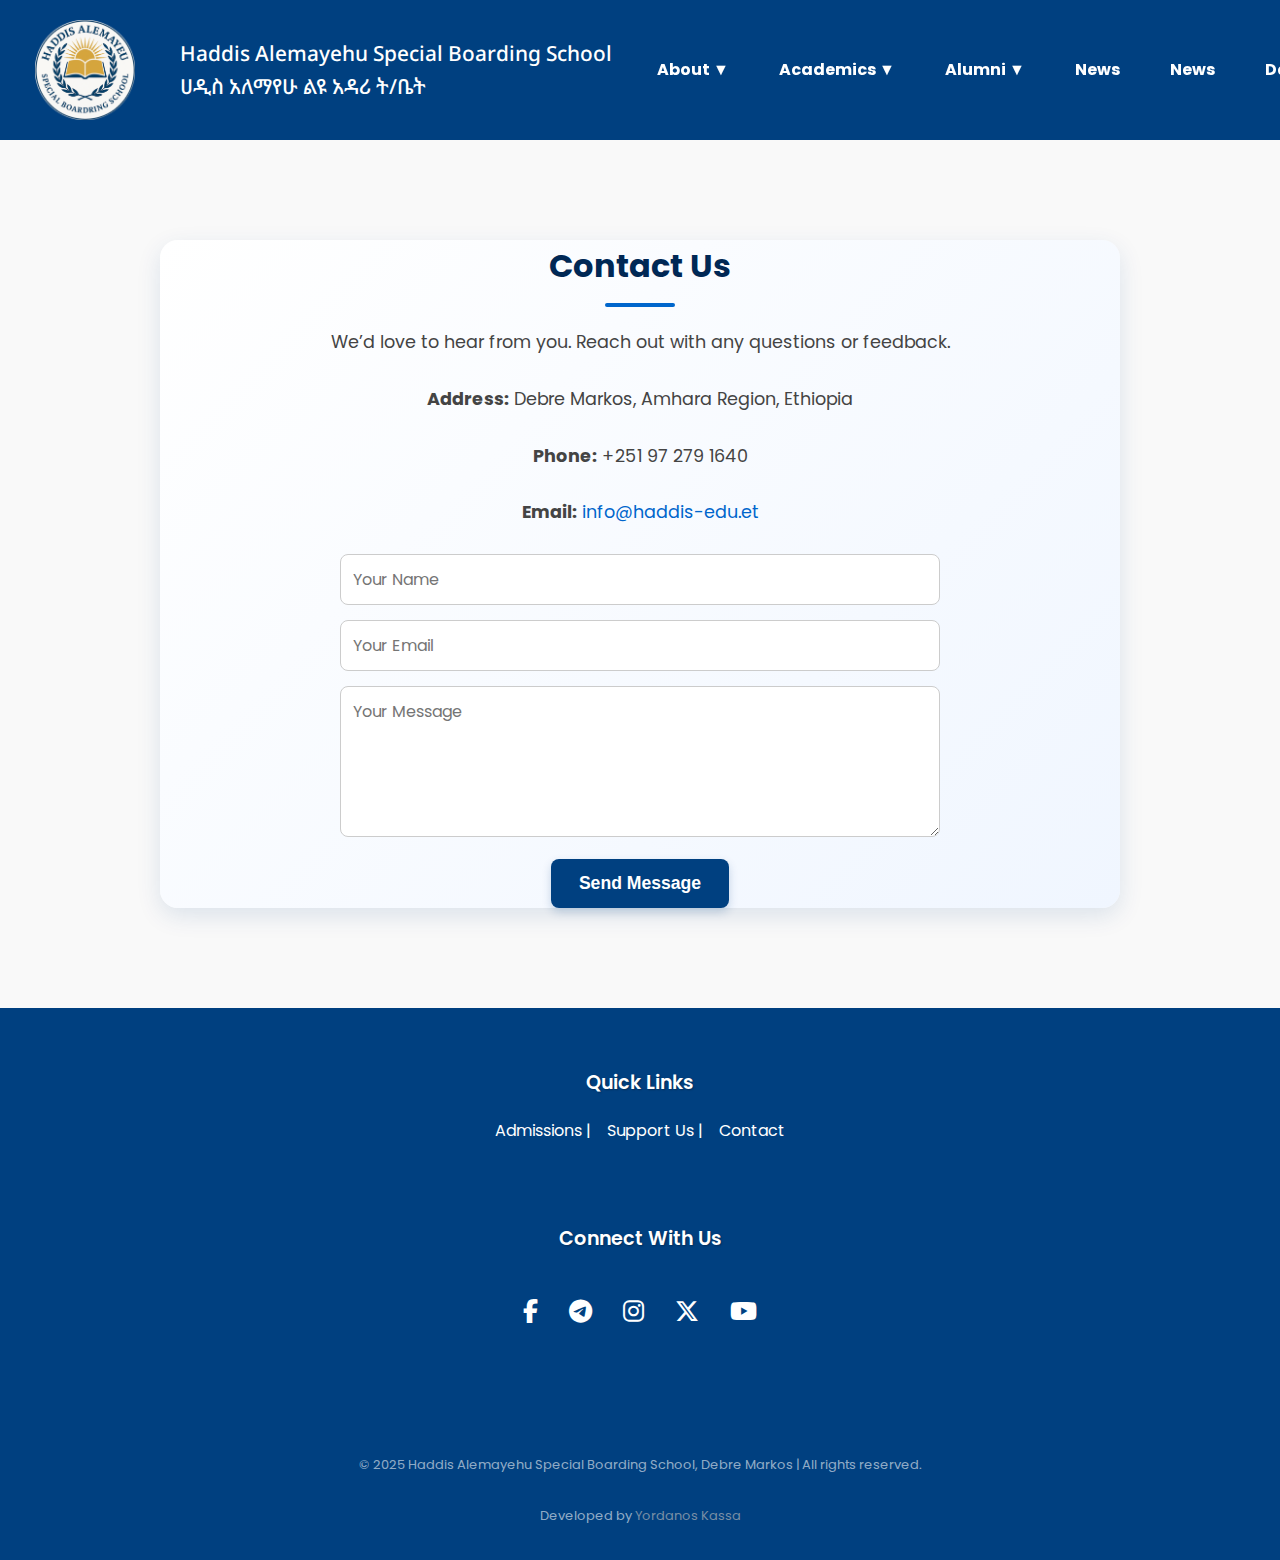
<file: contact.html>
<!DOCTYPE html>
<html lang="en">
<head>
  <meta charset="UTF-8" />
  <meta name="viewport" content="width=device-width, initial-scale=1.0" />
  <title>Contact – Haddis Alemayehu Special Boarding School</title>
  <link rel="stylesheet" href="style.css" />
  <link rel="stylesheet" href="https://cdnjs.cloudflare.com/ajax/libs/font-awesome/6.5.2/css/all.min.css">
  <link href="https://fonts.googleapis.com/css2?family=Noto+Sans+Ethiopic&family=Poppins:wght@400;600&display=swap" rel="stylesheet">
  <link rel="icon" type="image/png" href="images/hh.png">
  <script src="js/script.js"></script>
  <style>
    html {
      overflow-y: scroll; /* prevent layout shift from scrollbar */
    }
  </style>
</head>
<body>

  <!-- Header -->
  <header>
    <a href="index.html" class="logo-link">
      <img src="images/hasb.png" alt="Haddis Alemayehu Special Boarding School Logo" class="logo" />
      <div class="site-title">
        <h3>Haddis Alemayehu Special Boarding School</h3>
        <h3>ሀዲስ አለማየሁ ልዩ አዳሪ ት/ቤት</h3>
      </div>
    </a>

    <nav>
      <ul class="menu">
        <li class="dropdown">
          <a href="about.html">About ▼</a>
          <div class="dropdown-content">
            <a href="about.html">About Us</a>
            <a href="faculty.html">Faculty & Staff</a>
            <a href="facilities.html">Campus Facilities</a>
          </div>
        </li>
        <li class="dropdown">
          <a href="programs.html">Academics ▼</a>
          <div class="dropdown-content">
            <a href="programs.html">Academic Programs</a>
            <a href="admission.html">Admissions</a>
          </div>
        </li>
        <li class="dropdown">
          <a href="alumni-achievements.html">Alumni ▼</a>
          <div class="dropdown-content">
            <a href="alumni-achievements.html">Achievements</a>
            <a href="alumni-network.html">Network</a>
          </div>
        </li>
        <li><a href="news.html">News</a></li>
        <li><a href="news.html">News</a></li>
        <li><a href="donate.html">Donate</a></li>
        <li><a href="contact.html">Contact</a></li>
        <li><a href="https://www.haddisalemayehuacademy.org/" target="_blank">HAA North America</a></li>
      </ul>
       <div class="menu-toggle" id="menu-toggle">
  <i class="fas fa-bars"></i>
</div>
    </nav>
  </header>

  <!-- Main Content -->
  <main>
    <!-- Contact Section -->
    <section class="contact" id="contact">
    <h2>Contact Us</h2>
    <p>We’d love to hear from you. Reach out with any questions or feedback.</p>

    <p><strong>Address:</strong> Debre Markos, Amhara Region, Ethiopia</p>
    <p><strong>Phone:</strong> +251 97 279 1640</p>
    <p><strong>Email:</strong> <a href="mailto:info@haddis-edu.et">info@haddis-edu.et</a></p>

    <form action="mailto:ytk2108@columbia.eduedu.et" method="POST" enctype="text/plain">
      <input type="text" name="name" placeholder="Your Name" required />
      <input type="email" name="email" placeholder="Your Email" required />
      <textarea name="message" placeholder="Your Message" rows="5" required></textarea>
      <button type="submit">Send Message</button>
    </form>
  </section>
  </main>

<!-- Footer -->
<footer class="site-footer">
  <div class="footer-grid">
    <div class="footer-nav">
      <h3 class="footer-heading">Quick Links</h3>
      <ul class="footer-menu" role="list">
        <a href="admission.html" class="footer-link hover-underline">Admissions |</a>
        <a href="donate.html" class="footer-link hover-underline">Support Us |</a>
        <a href="contact.html" class="footer-link hover-underline">Contact</a>
      </ul>
    </div>

  <div class="footer-social">
  <h3 class="footer-heading">Connect With Us</h3>
  <div class="social-links" role="list">
   <a href="https://www.facebook.com/HAANA2020" class="social-icon" aria-label="Facebook" target="_blank">
      <i class="fab fa-facebook-f"></i>
    </a>
      <a href="https://t.me/s/haddisboardingschool?before=301" class="social-icon" aria-label="telegram" target="_blank">
      <i class="fab fa-telegram-plane"></i>
    </a>
    <a href="https://www.instagram.com/hassbs2019/" class="social-icon" aria-label="Instagram" target="_blank">
      <i class="fab fa-instagram"></i>
    </a>
  <a href="https://x.com/haddisacademy" class="social-icon" aria-label="X (formerly Twitter)" target="_blank">
  <i class="fab fa-x-twitter"></i>
</a>
    <a href="https://www.youtube.com/channel/UCM7rhh8H9ln9ptoXYdMbNjA" class="social-icon" aria-label="YouTube" target="_blank">
      <i class="fab fa-youtube"></i>
    </a>
  </div>
</div>


  <div class="footer-legal">
     <p class="copyright">&copy; <span id="current-year">2025</span> Haddis Alemayehu Special Boarding School, Debre Markos | All rights reserved.</p>
  <p class="credit"> Developed by <a href="https://www.linkedin.com/in/yordanos-kassa-624302295/" target="_blank" style="color: #bbb; text-decoration: none;">Yordanos Kassa</a>
</p>
  </div>
</footer>

<script>
  // Prevent flash of unstyled content
  document.documentElement.classList.add('loaded');
</script>

<!-- Back to Top Button -->
<button id="backToTop" class="back-to-top" title="Go to top">
  <i class="fas fa-chevron-up"></i>
</button>

</body>
</html>
</file>
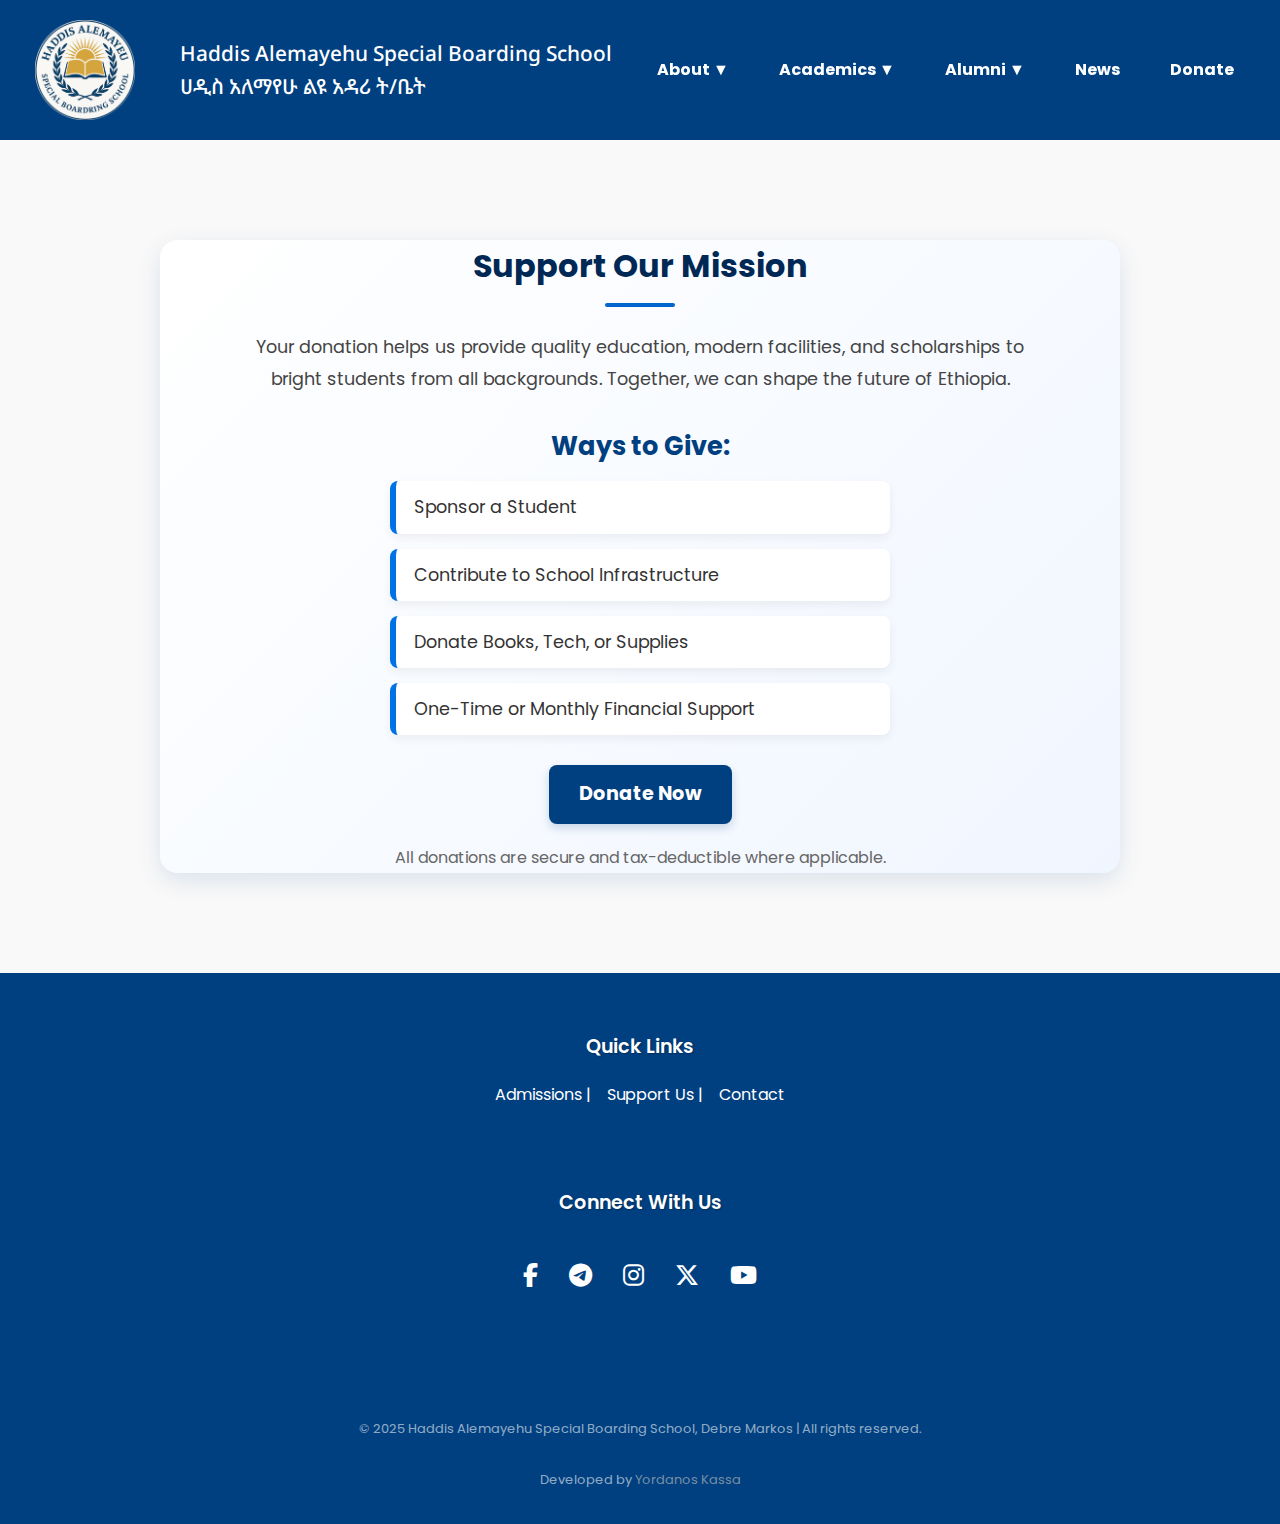
<file: donate.html>
<!DOCTYPE html>
<html lang="en">
<head>
  <meta charset="UTF-8" />
  <meta name="viewport" content="width=device-width, initial-scale=1.0" />
  <title>Donate – Haddis Alemayehu Special Boarding School</title>
  <link rel="stylesheet" href="style.css" />
  <link rel="stylesheet" href="https://cdnjs.cloudflare.com/ajax/libs/font-awesome/6.5.2/css/all.min.css">
  <link href="https://fonts.googleapis.com/css2?family=Noto+Sans+Ethiopic&family=Poppins:wght@400;600&display=swap" rel="stylesheet">
  <link rel="icon" type="image/png" href="images/hh.png">
  <script src="js/script.js"></script>
  <style>
    html {
      overflow-y: scroll; /* prevent layout shift from scrollbar */
    }
  </style>
</head>
<body>

  <!-- Header -->
  <header>
    <a href="index.html" class="logo-link">
      <img src="images/hasb.png" alt="Haddis Alemayehu Special Boarding School Logo" class="logo" />
      <div class="site-title">
        <h3>Haddis Alemayehu Special Boarding School</h3>
        <h3>ሀዲስ አለማየሁ ልዩ አዳሪ ት/ቤት</h3>
      </div>
    </a>
    <nav>
      <ul class="menu">
        <li class="dropdown">
          <a href="about.html">About ▼</a>
          <div class="dropdown-content">
            <a href="about.html">About Us</a>
            <a href="faculty.html">Faculty & Staff</a>
            <a href="facilities.html">Campus Facilities</a>
          </div>
        </li>
        <li class="dropdown">
          <a href="programs.html">Academics ▼</a>
          <div class="dropdown-content">
            <a href="programs.html">Academic Programs</a>
            <a href="admission.html">Admissions</a>
          </div>
        </li>
        <li class="dropdown">
          <a href="alumni-achievements.html">Alumni ▼</a>
          <div class="dropdown-content">
            <a href="alumni-achievements.html">Achievements</a>
            <a href="alumni-network.html">Network</a>
          </div>
        </li>
        <li><a href="news.html">News</a></li>
        <li><a href="donate.html">Donate</a></li>
        <li><a href="contact.html">Contact</a></li>
        <li><a href="https://www.haddisalemayehuacademy.org/" target="_blank">HAA North America</a></li>
      </ul>
      <div class="menu-toggle" id="menu-toggle">
        <i class="fas fa-bars"></i>
      </div>
    </nav>
  </header>

  <!-- Main Donate Content -->
  <main>
    <section class="donate fadeIn">
      <h2>Support Our Mission</h2>
      <p>
        Your donation helps us provide quality education, modern facilities, and scholarships
        to bright students from all backgrounds. Together, we can shape the future of Ethiopia.
      </p>

      <div class="donate-options">
        <h3>Ways to Give:</h3>
        <ul>
          <li>Sponsor a Student</li>
          <li>Contribute to School Infrastructure</li>
          <li>Donate Books, Tech, or Supplies</li>
          <li>One-Time or Monthly Financial Support</li>
        </ul>
      </div>

      <a href="https://www.paypal.com/donate?hosted_button_id=FNRFG5WB3FGL2" class="donate-button" target="_blank">Donate Now</a>

      <p class="note">All donations are secure and tax-deductible where applicable.</p>
    </section>
  </main>

  <!-- Footer -->
<footer class="site-footer">
  <div class="footer-grid">
    <div class="footer-nav">
      <h3 class="footer-heading">Quick Links</h3>
      <ul class="footer-menu" role="list">
        <a href="admission.html" class="footer-link hover-underline">Admissions |</a>
        <a href="donate.html" class="footer-link hover-underline">Support Us |</a>
        <a href="contact.html" class="footer-link hover-underline">Contact</a>
      </ul>
    </div>

  <div class="footer-social">
  <h3 class="footer-heading">Connect With Us</h3>
  <div class="social-links" role="list">
   <a href="https://www.facebook.com/HAANA2020" class="social-icon" aria-label="Facebook" target="_blank">
      <i class="fab fa-facebook-f"></i>
    </a>
      <a href="https://t.me/s/haddisboardingschool?before=301" class="social-icon" aria-label="telegram" target="_blank">
      <i class="fab fa-telegram-plane"></i>
    </a>
    <a href="https://www.instagram.com/hassbs2019/" class="social-icon" aria-label="Instagram" target="_blank">
      <i class="fab fa-instagram"></i>
    </a>
  <a href="https://x.com/haddisacademy" class="social-icon" aria-label="X (formerly Twitter)" target="_blank">
  <i class="fab fa-x-twitter"></i>
</a>
    <a href="https://www.youtube.com/channel/UCM7rhh8H9ln9ptoXYdMbNjA" class="social-icon" aria-label="YouTube" target="_blank">
      <i class="fab fa-youtube"></i>
    </a>
  </div>
</div>


  <div class="footer-legal">
     <p class="copyright">&copy; <span id="current-year">2025</span> Haddis Alemayehu Special Boarding School, Debre Markos | All rights reserved.</p>
  <p class="credit"> Developed by <a href="https://www.linkedin.com/in/yordanos-kassa-624302295/" target="_blank" style="color: #bbb; text-decoration: none;">Yordanos Kassa</a>
</p>
  </div>
</footer>

<script>
  // Prevent flash of unstyled content
  document.documentElement.classList.add('loaded');
</script>

<!-- Back to Top Button -->
<button id="backToTop" class="back-to-top" title="Go to top">
  <i class="fas fa-chevron-up"></i>
</button>

</body>
</html>
</file>
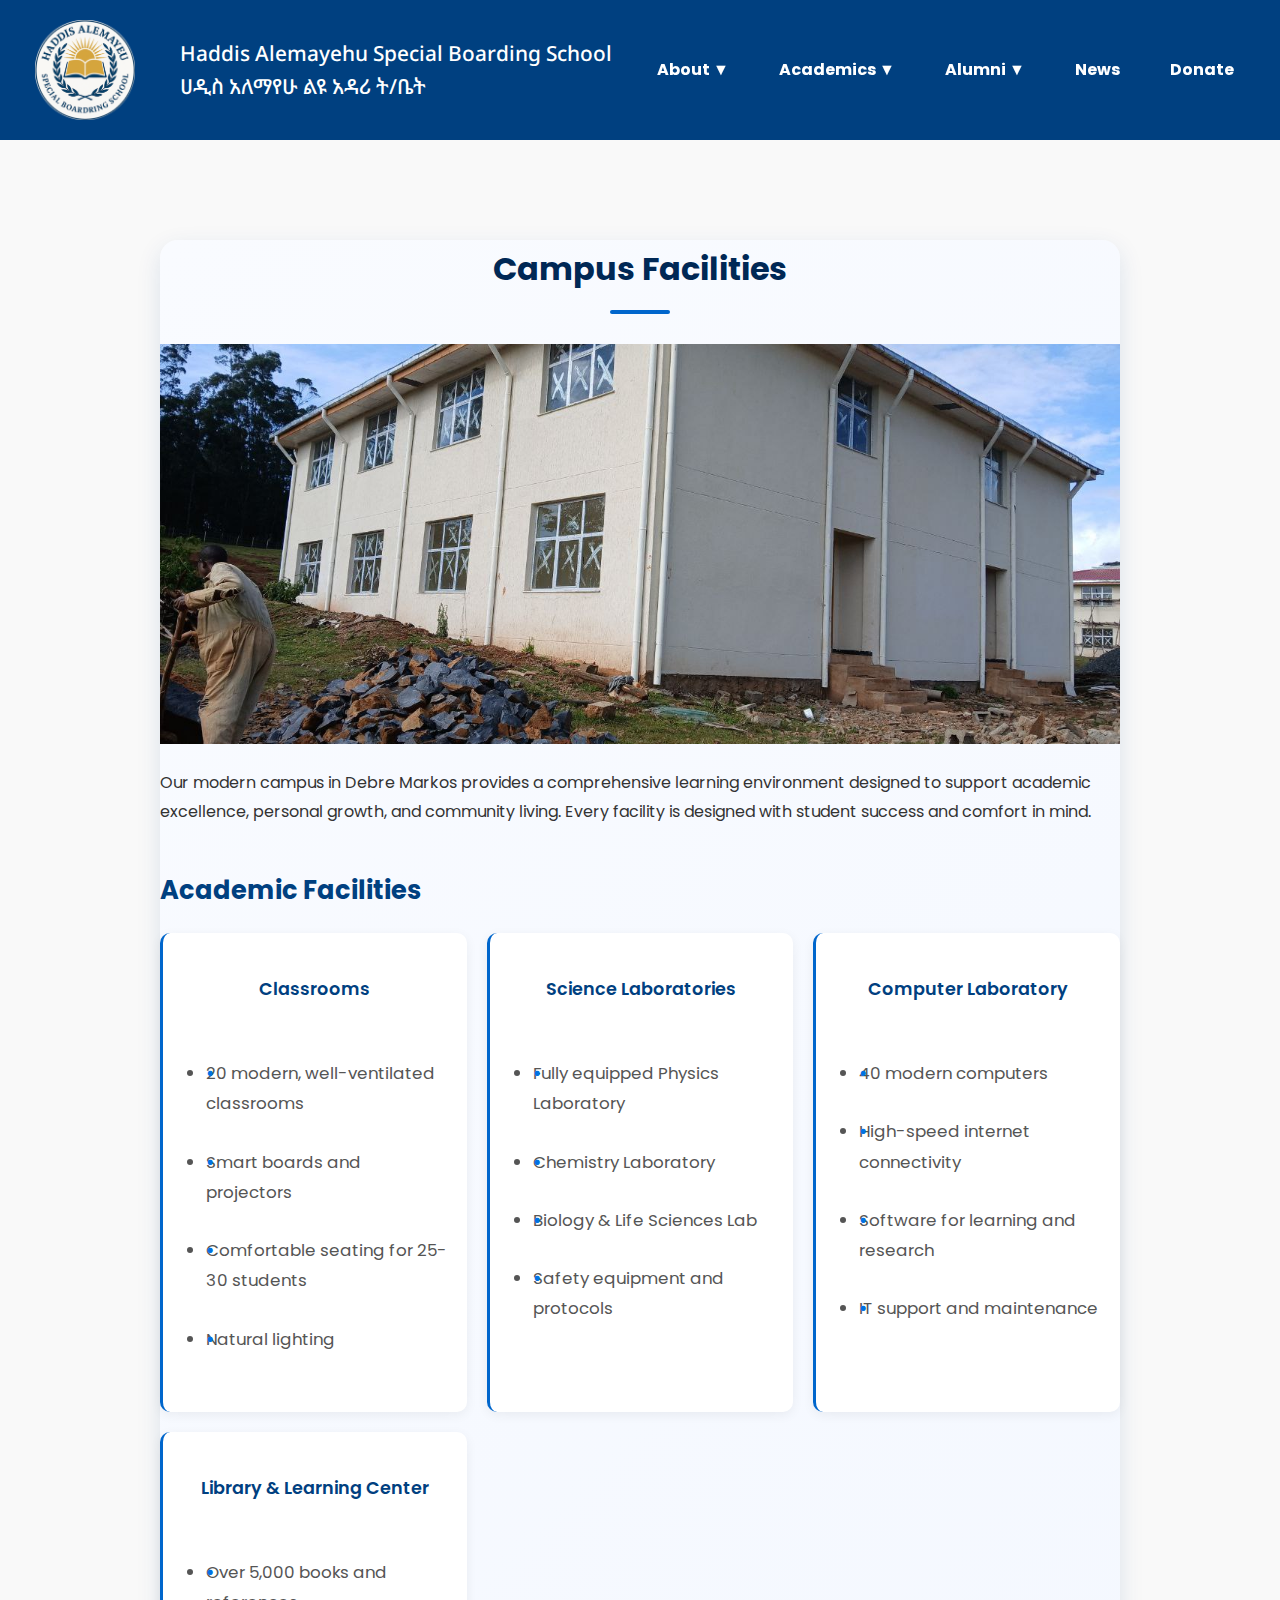
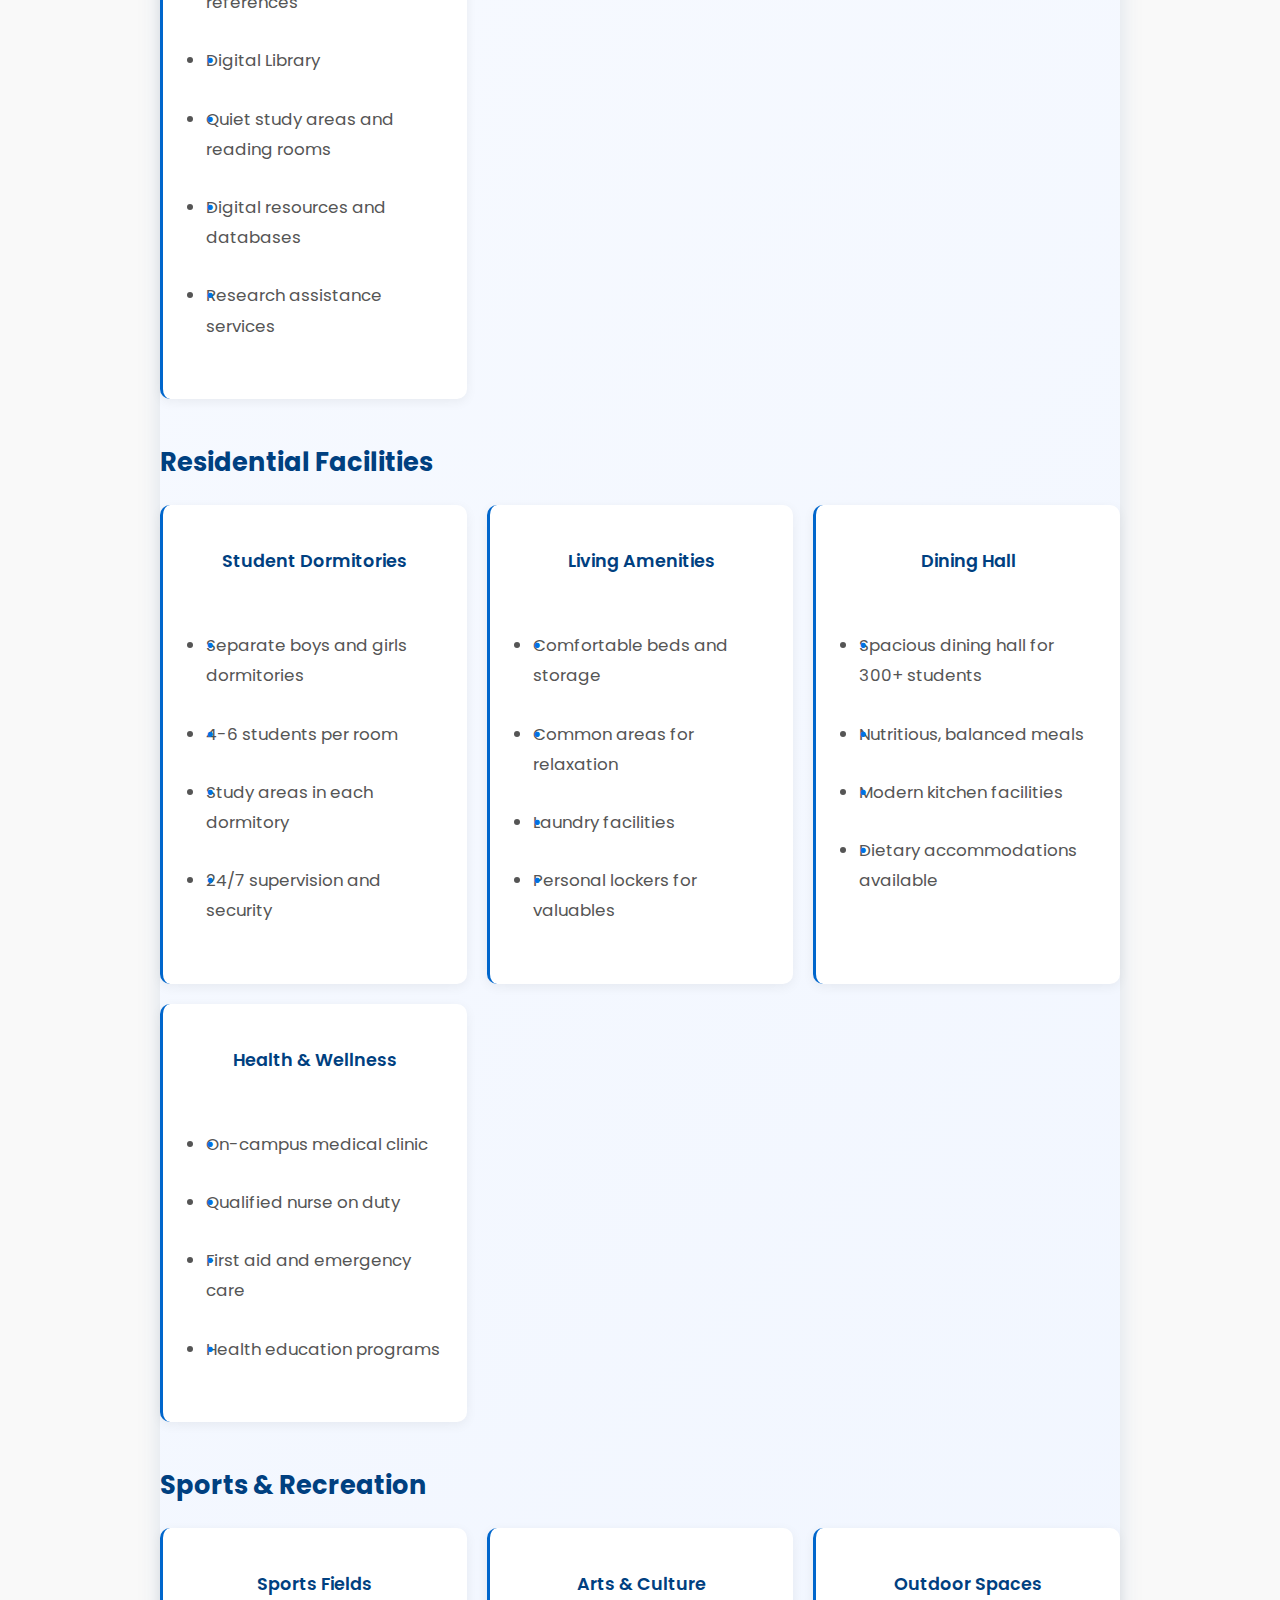
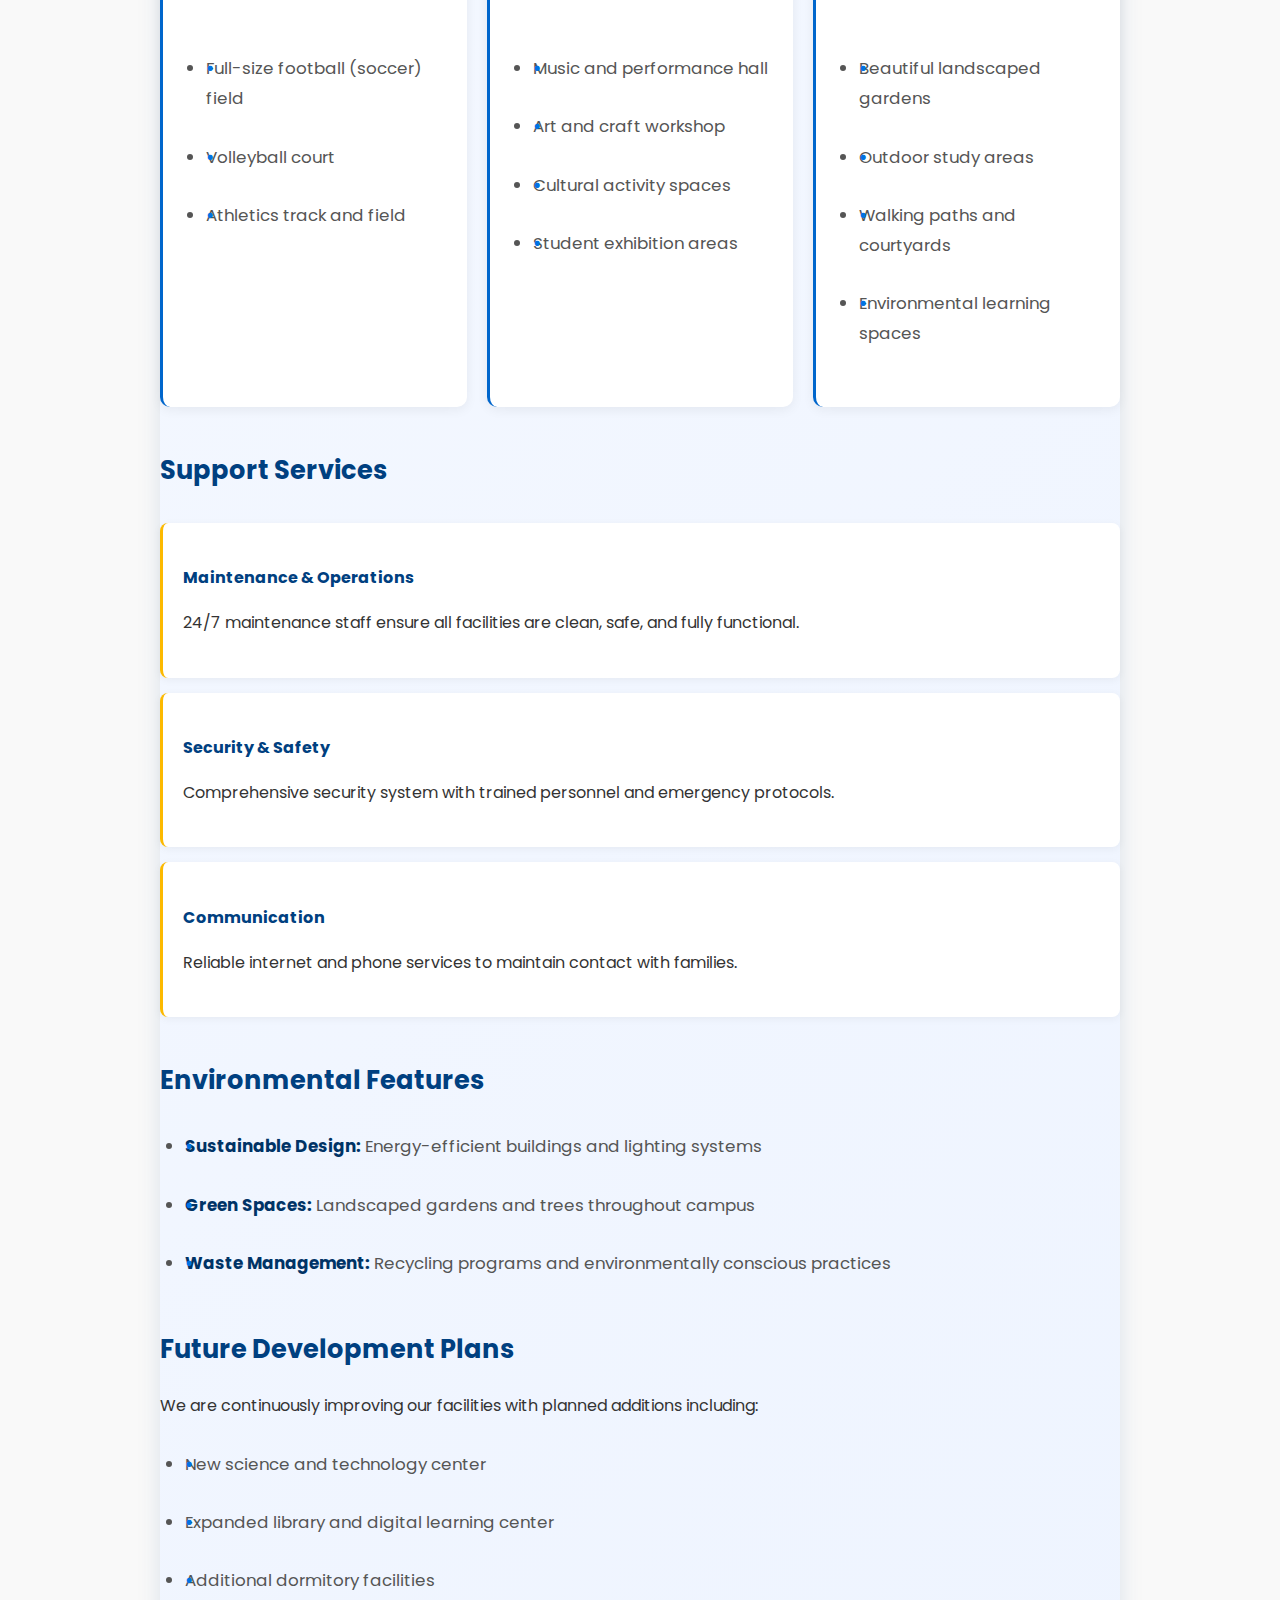
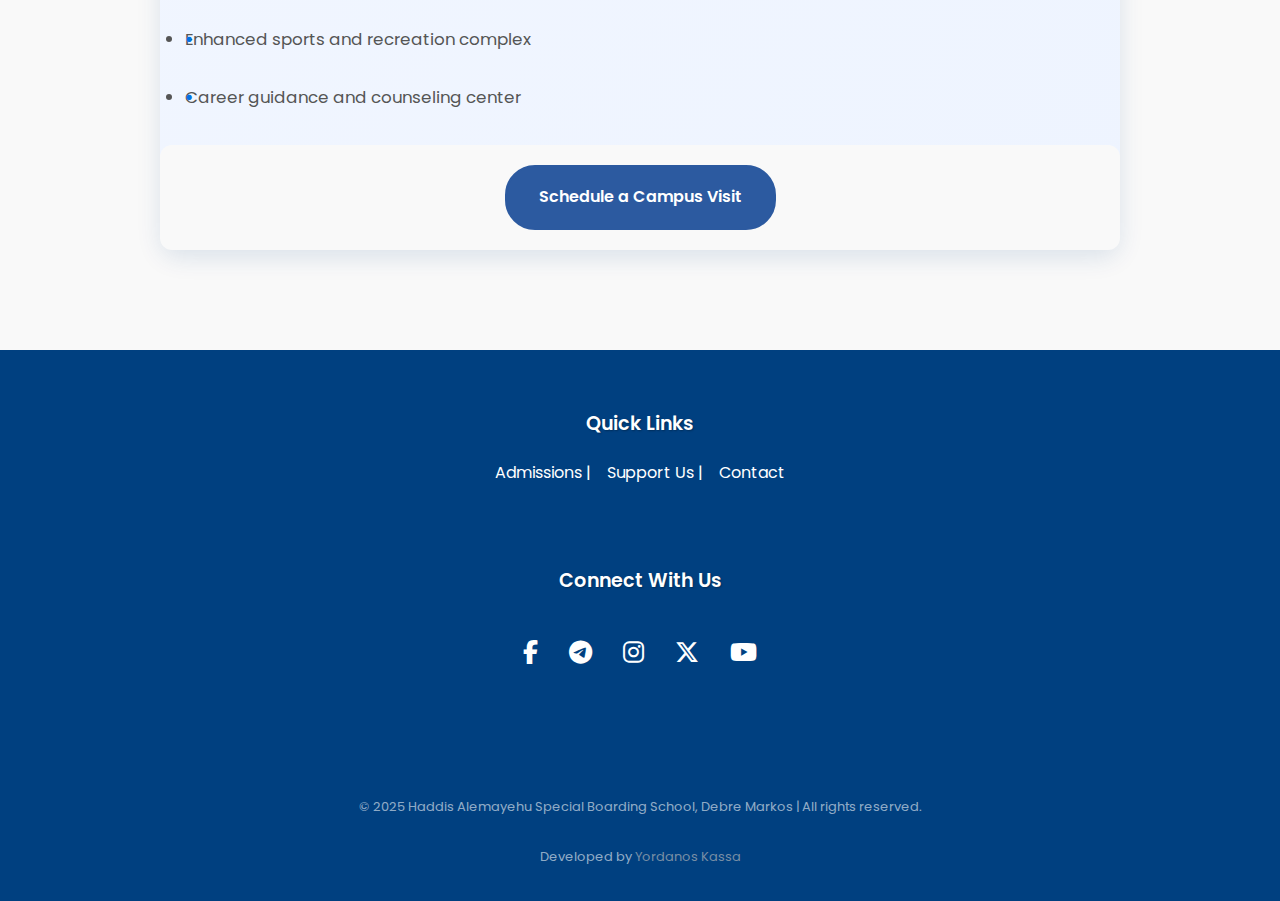
<file: facilities.html>
<!DOCTYPE html>
<html lang="en">
<head>
  <meta charset="UTF-8" />
  <meta name="viewport" content="width=device-width, initial-scale=1.0" />
  <title>Campus Facilities – Haddis Alemayehu Special Boarding School</title>
  <link rel="stylesheet" href="style.css" />
  <link rel="stylesheet" href="https://cdnjs.cloudflare.com/ajax/libs/font-awesome/6.5.2/css/all.min.css">
  <link href="https://fonts.googleapis.com/css2?family=Noto+Sans+Ethiopic&family=Poppins:wght@400;600&display=swap" rel="stylesheet">
  <link rel="icon" type="image/png" href="images/hh.png">
  <script src="js/script.js"></script>
  <style>
    html {
      overflow-y: scroll; /* prevent layout shift from scrollbar */
    }
  </style>
</head>
<body>

  <!-- Header -->
  <header>
    <a href="index.html" class="logo-link">
      <img src="images/hasb.png" alt="Haddis Alemayehu Special Boarding School Logo" class="logo" />
      <div class="site-title">
        <h3>Haddis Alemayehu Special Boarding School</h3>
        <h3>ሀዲስ አለማየሁ ልዩ አዳሪ ት/ቤት</h3>
      </div>
    </a>
    <nav>
      <ul class="menu">
        <li class="dropdown">
          <a href="about.html">About ▼</a>
          <div class="dropdown-content">
            <a href="about.html">About Us</a>
            <a href="faculty.html">Faculty & Staff</a>
            <a href="facilities.html">Campus Facilities</a>
          </div>
        </li>
        <li class="dropdown">
          <a href="programs.html">Academics ▼</a>
          <div class="dropdown-content">
            <a href="programs.html">Academic Programs</a>
            <a href="admission.html">Admissions</a>
          </div>
        </li>
        <li class="dropdown">
          <a href="alumni-achievements.html">Alumni ▼</a>
          <div class="dropdown-content">
            <a href="alumni-achievements.html">Achievements</a>
            <a href="alumni-network.html">Network</a>
          </div>
        </li>
        <li><a href="news.html">News</a></li>
        <li><a href="donate.html">Donate</a></li>
        <li><a href="contact.html">Contact</a></li>
        <li><a href="https://www.haddisalemayehuacademy.org/" target="_blank">HAA North America</a></li>
      </ul>
      <div class="menu-toggle" id="menu-toggle">
        <i class="fas fa-bars"></i>
      </div>
    </nav>
  </header>

  <!-- Main Content -->
  <main>
    <section class="about-section">
      <h2>Campus Facilities</h2>
      <img src="images/build.jpg" alt="Campus Building" class="image-about" />
      
      <p>Our modern campus in Debre Markos provides a comprehensive learning environment designed to support academic excellence, personal growth, and community living. Every facility is designed with student success and comfort in mind.</p>

      <h3>Academic Facilities</h3>
      <div class="facilities-grid">
        <div class="facility-card">
          <h4>Classrooms</h4>
          <ul>
            <li>20 modern, well-ventilated classrooms</li>
            <li>Smart boards and projectors</li>
            <li>Comfortable seating for 25-30 students</li>
            <li>Natural lighting</li>
          </ul>
        </div>

        <div class="facility-card">
          <h4>Science Laboratories</h4>
          <ul>
            <li>Fully equipped Physics Laboratory</li>
            <li>Chemistry Laboratory</li>
            <li>Biology & Life Sciences Lab</li>
            <li>Safety equipment and protocols</li>
          </ul>
        </div>

        <div class="facility-card">
          <h4> Computer Laboratory</h4>
          <ul>
            <li>40 modern computers</li>
            <li>High-speed internet connectivity</li>
            <li>Software for learning and research</li>
            <li>IT support and maintenance</li>
          </ul>
        </div>

        <div class="facility-card">
          <h4>Library & Learning Center</h4>
          <ul>
            <li>Over 5,000 books and references</li>
            <li>Digital Library</li>
            <li>Quiet study areas and reading rooms</li>
            <li>Digital resources and databases</li>
            <li>Research assistance services</li>
          </ul>
        </div>
      </div>

      <h3>Residential Facilities</h3>
      <div class="facilities-grid">
        <div class="facility-card">
          <h4>Student Dormitories</h4>
          <ul>
            <li>Separate boys and girls dormitories</li>
            <li>4-6 students per room</li>
            <li>Study areas in each dormitory</li>
            <li>24/7 supervision and security</li>
          </ul>
        </div>

        <div class="facility-card">
          <h4>Living Amenities</h4>
          <ul>
            <li>Comfortable beds and storage</li>
            <li>Common areas for relaxation</li>
            <li>Laundry facilities</li>
            <li>Personal lockers for valuables</li>
          </ul>
        </div>

        <div class="facility-card">
          <h4>Dining Hall</h4>
          <ul>
            <li>Spacious dining hall for 300+ students</li>
            <li>Nutritious, balanced meals</li>
            <li>Modern kitchen facilities</li>
            <li>Dietary accommodations available</li>
          </ul>
        </div>

        <div class="facility-card">
          <h4>Health & Wellness</h4>
          <ul>
            <li>On-campus medical clinic</li>
            <li>Qualified nurse on duty</li>
            <li>First aid and emergency care</li>
            <li>Health education programs</li>
          </ul>
        </div>
      </div>

      <h3>Sports & Recreation</h3>
      <div class="facilities-grid">
        <div class="facility-card">
          <h4>Sports Fields</h4>
          <ul>
            <li>Full-size football (soccer) field</li>
            <li>Volleyball court</li>
            <li>Athletics track and field</li>
          </ul>
        </div>

        <div class="facility-card">
          <h4>Arts & Culture</h4>
          <ul>
            <li>Music and performance hall</li>
            <li>Art and craft workshop</li>
            <li>Cultural activity spaces</li>
            <li>Student exhibition areas</li>
          </ul>
        </div>

        <div class="facility-card">
          <h4>Outdoor Spaces</h4>
          <ul>
            <li>Beautiful landscaped gardens</li>
            <li>Outdoor study areas</li>
            <li>Walking paths and courtyards</li>
            <li>Environmental learning spaces</li>
          </ul>
        </div>
      </div>

      <h3>Support Services</h3>
      <div class="services-list">
        <div class="service-item">
          <h4>Maintenance & Operations</h4>
          <p>24/7 maintenance staff ensure all facilities are clean, safe, and fully functional.</p>
        </div>

        <div class="service-item">
          <h4>Security & Safety</h4>
          <p>Comprehensive security system with trained personnel and emergency protocols.</p>
        </div>

        <div class="service-item">
          <h4>Communication</h4>
          <p>Reliable internet and phone services to maintain contact with families.</p>
        </div>
      </div>

      <h3>Environmental Features</h3>
      <ul>
        <li><strong>Sustainable Design:</strong> Energy-efficient buildings and lighting systems</li>
        <li><strong>Green Spaces:</strong> Landscaped gardens and trees throughout campus</li>
        <li><strong>Waste Management:</strong> Recycling programs and environmentally conscious practices</li>
      </ul>

      <h3>Future Development Plans</h3>
      <p>We are continuously improving our facilities with planned additions including:</p>
      <ul>
        <li>New science and technology center</li>
        <li>Expanded library and digital learning center</li>
        <li>Additional dormitory facilities</li>
        <li>Enhanced sports and recreation complex</li>
        <li>Career guidance and counseling center</li>
      </ul>

      <div class="cta-center">
        <a href="contact.html" class="cta-secondary">Schedule a Campus Visit</a>
      </div>
    </section>
  </main>

  <!-- Footer -->
  <footer class="site-footer">
    <div class="footer-grid">
      <div class="footer-nav">
        <h3 class="footer-heading">Quick Links</h3>
        <ul class="footer-menu" role="list">
          <a href="admission.html" class="footer-link hover-underline">Admissions |</a>
          <a href="donate.html" class="footer-link hover-underline">Support Us |</a>
          <a href="contact.html" class="footer-link hover-underline">Contact</a>
        </ul>
      </div>

      <div class="footer-social">
        <h3 class="footer-heading">Connect With Us</h3>
        <div class="social-links" role="list">
          <a href="https://www.facebook.com/HAANA2020" class="social-icon" aria-label="Facebook" target="_blank">
            <i class="fab fa-facebook-f"></i>
          </a>
          <a href="https://t.me/s/haddisboardingschool?before=301" class="social-icon" aria-label="telegram" target="_blank">
            <i class="fab fa-telegram-plane"></i>
          </a>
          <a href="https://www.instagram.com/hassbs2019/" class="social-icon" aria-label="Instagram" target="_blank">
            <i class="fab fa-instagram"></i>
          </a>
          <a href="https://x.com/haddisacademy" class="social-icon" aria-label="X (formerly Twitter)" target="_blank">
            <i class="fab fa-x-twitter"></i>
          </a>
          <a href="https://www.youtube.com/channel/UCM7rhh8H9ln9ptoXYdMbNjA" class="social-icon" aria-label="YouTube" target="_blank">
            <i class="fab fa-youtube"></i>
          </a>
        </div>
      </div>

      <div class="footer-legal">
        <p class="copyright">&copy; <span id="current-year">2025</span> Haddis Alemayehu Special Boarding School, Debre Markos | All rights reserved.</p>
        <p class="credit">Developed by <a href="https://www.linkedin.com/in/yordanos-kassa-624302295/" target="_blank" style="color: #bbb; text-decoration: none;">Yordanos Kassa</a></p>
      </div>
    </div>
  </footer>

  <script>
    // Prevent flash of unstyled content
    document.documentElement.classList.add('loaded');
  </script>

<!-- Back to Top Button -->
<button id="backToTop" class="back-to-top" title="Go to top">
  <i class="fas fa-chevron-up"></i>
</button>

</body>
</html>
</file>
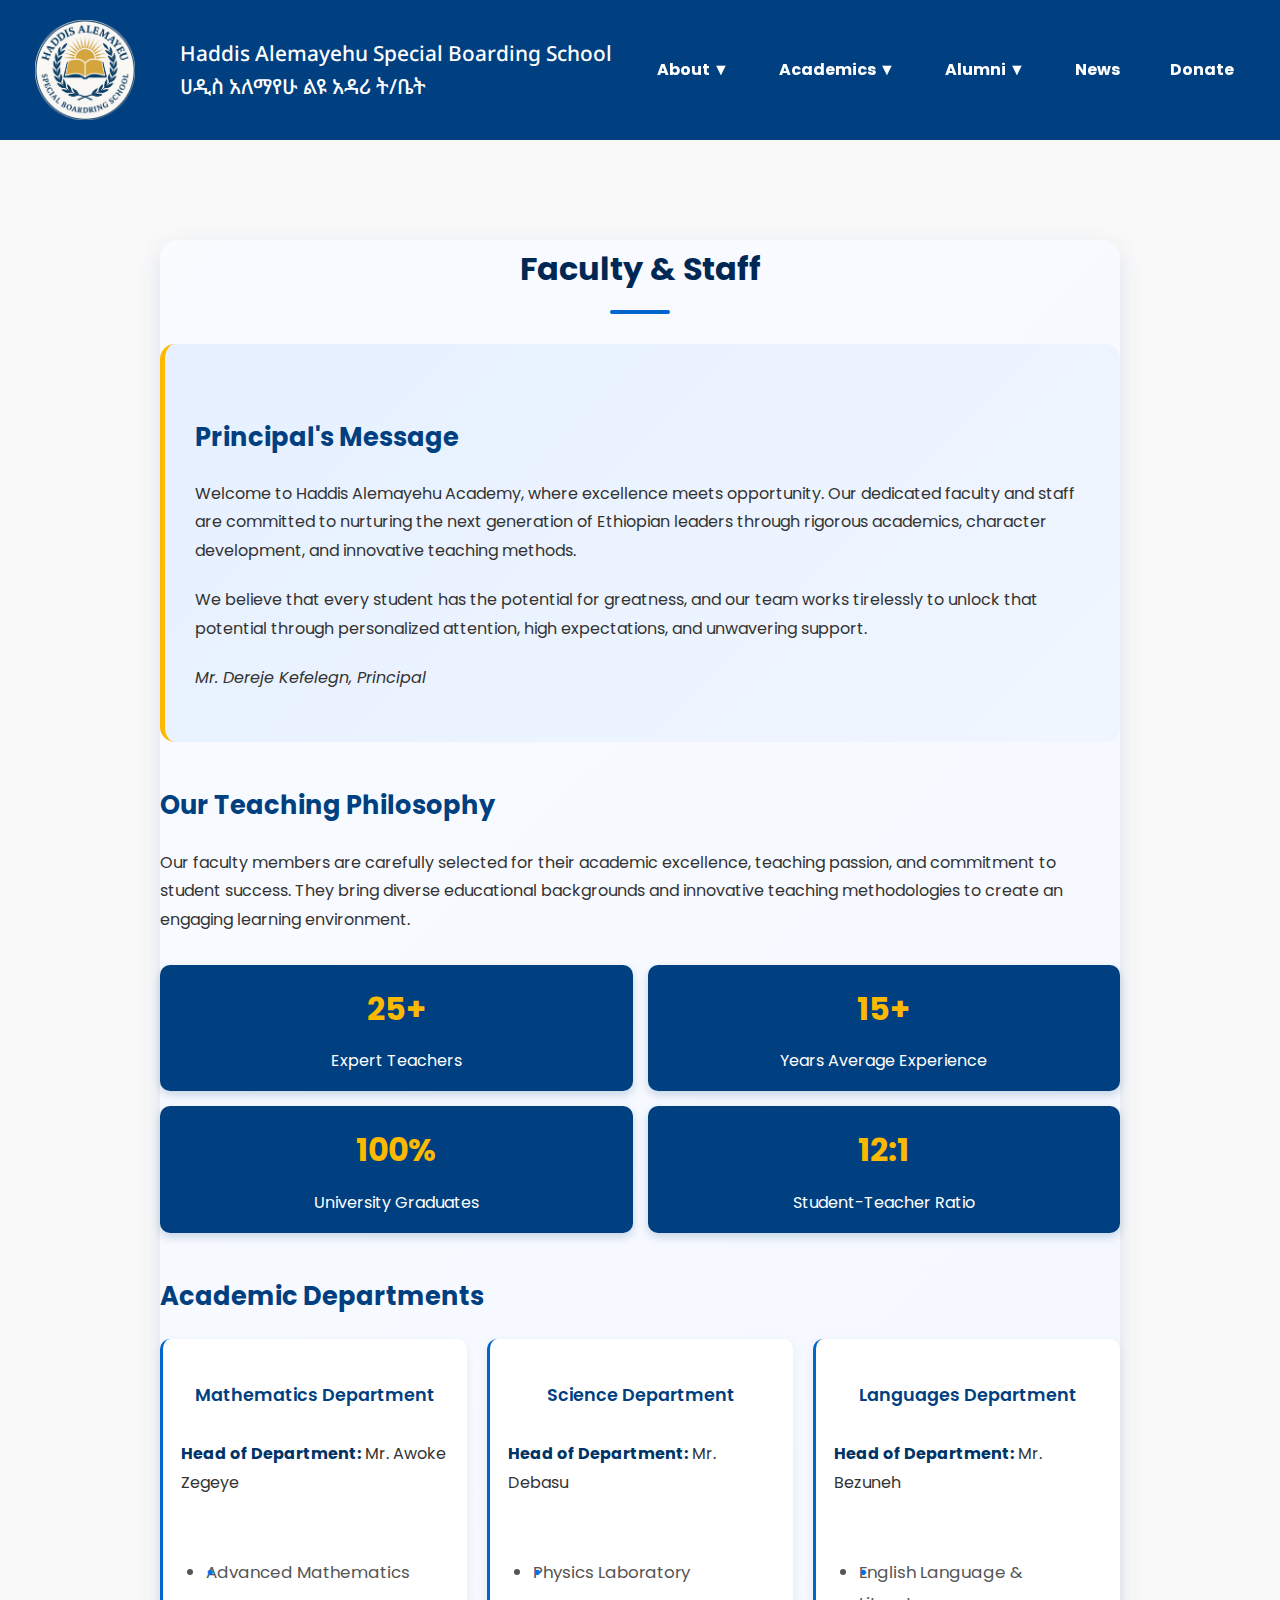
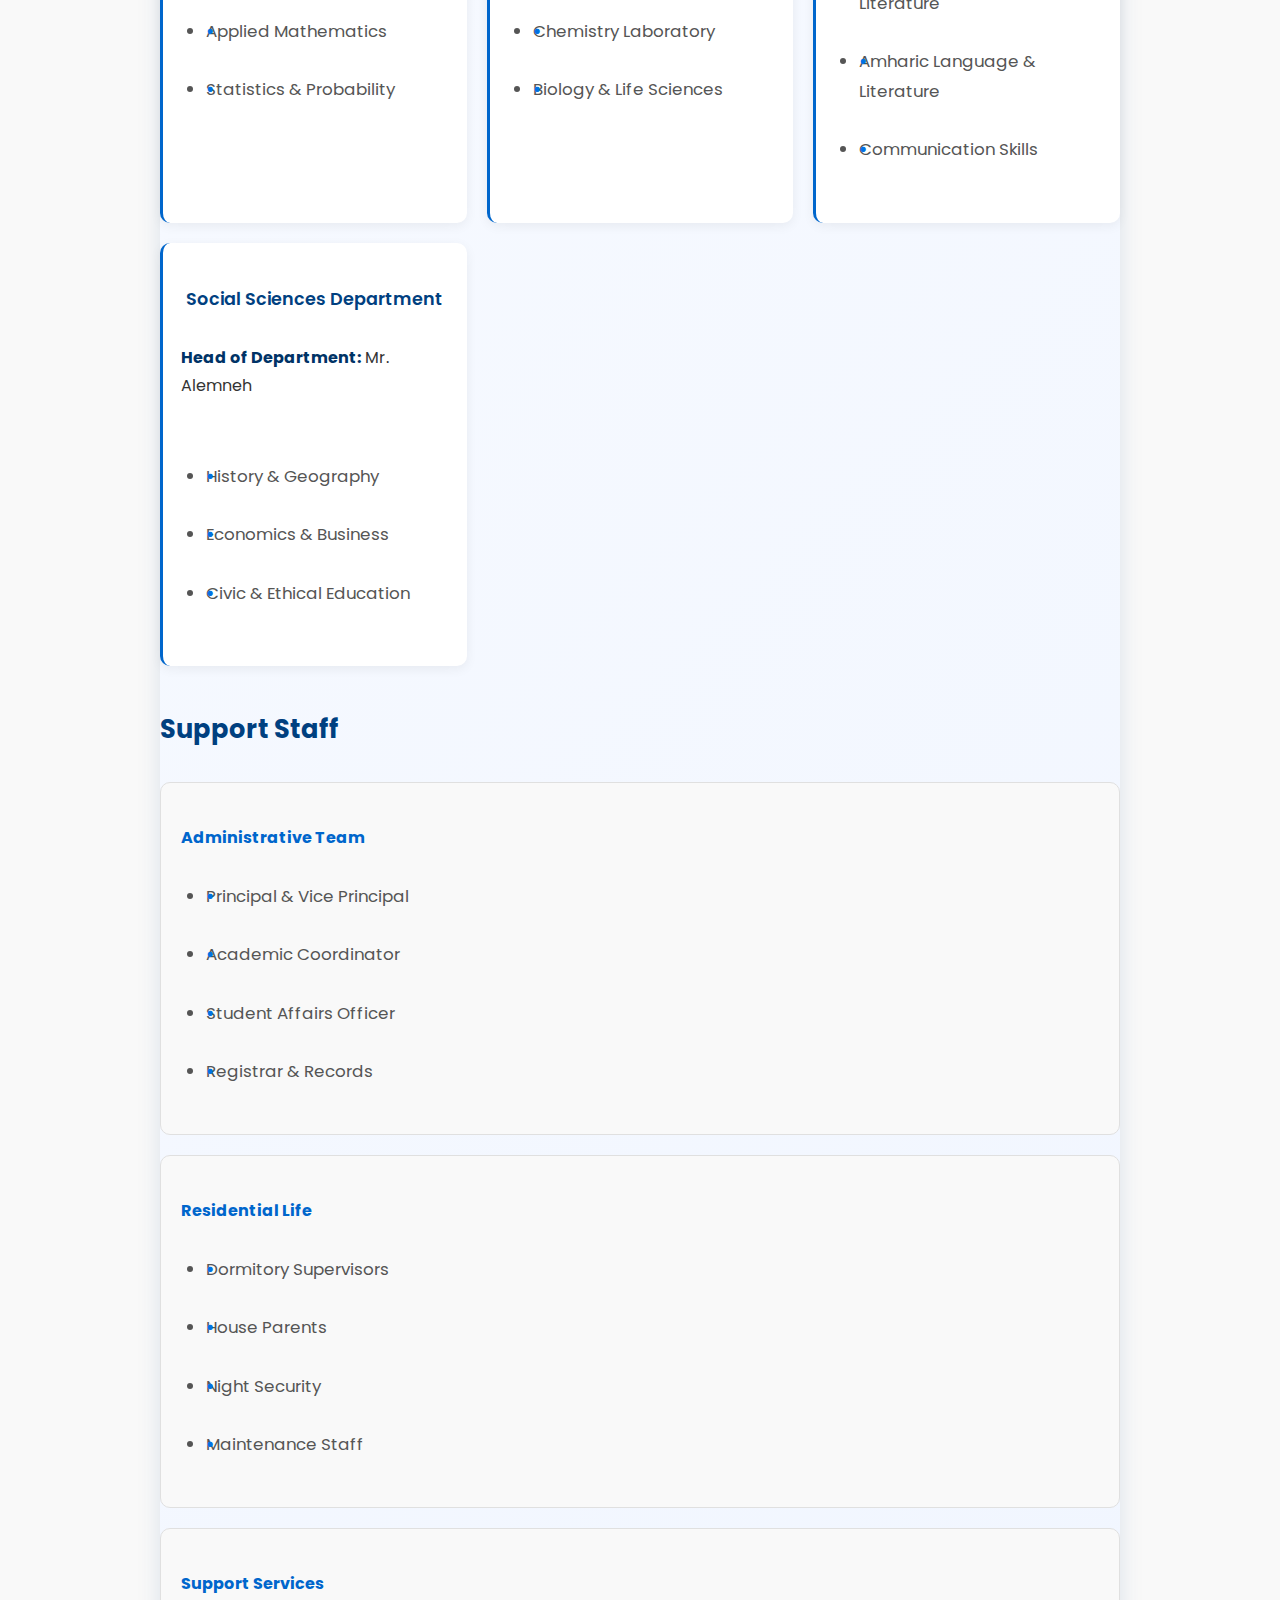
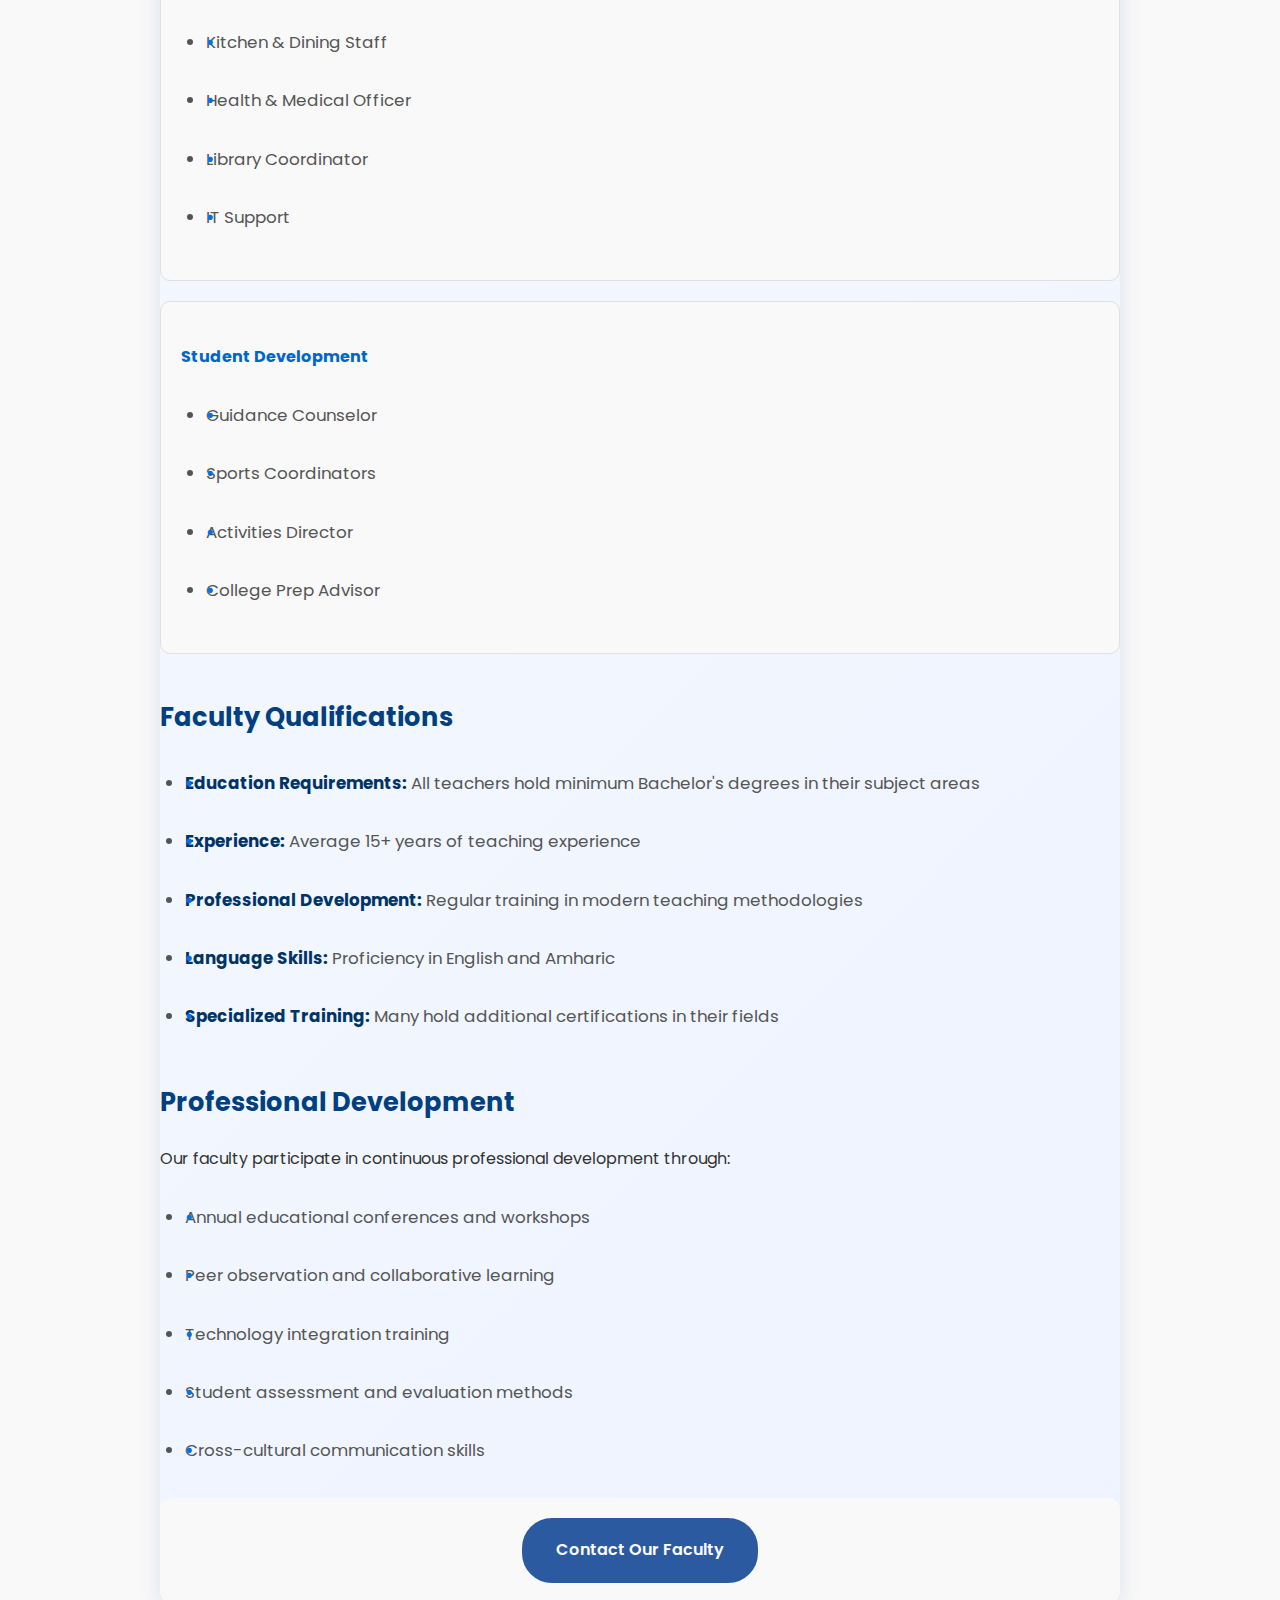
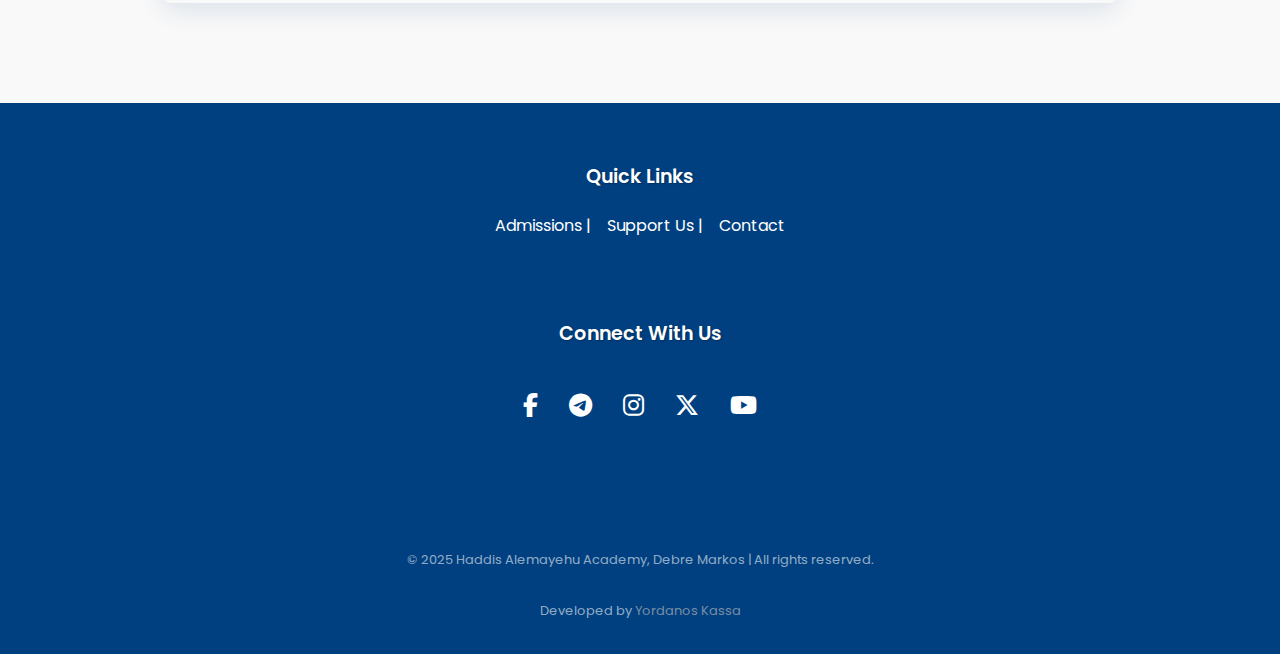
<file: faculty.html>
<!DOCTYPE html>
<html lang="en">
<head>
  <meta charset="UTF-8" />
  <meta name="viewport" content="width=device-width, initial-scale=1.0" />
  <title>Faculty & Staff – Haddis Alemayehu Academy</title>
  <link rel="stylesheet" href="style.css" />
  <link rel="stylesheet" href="https://cdnjs.cloudflare.com/ajax/libs/font-awesome/6.5.2/css/all.min.css">
  <link href="https://fonts.googleapis.com/css2?family=Noto+Sans+Ethiopic&family=Poppins:wght@400;600&display=swap" rel="stylesheet">
  <link rel="icon" type="image/png" href="images/hh.png">
  <script src="js/script.js"></script>
  <style>
    html {
      overflow-y: scroll; /* prevent layout shift from scrollbar */
    }
  </style>
</head>
<body>

  <!-- Header -->
  <header>
    <a href="index.html" class="logo-link">
      <img src="images/hasb.png" alt="Haddis Alemayehu Special Boarding School Logo" class="logo" />
      <div class="site-title">
        <h3>Haddis Alemayehu Special Boarding School</h3>
        <h3>ሀዲስ አለማየሁ ልዩ አዳሪ ት/ቤት</h3>
      </div>
    </a>
    <nav>
      <ul class="menu">
        <li class="dropdown">
          <a href="about.html">About ▼</a>
          <div class="dropdown-content">
            <a href="about.html">About Us</a>
            <a href="faculty.html">Faculty & Staff</a>
            <a href="facilities.html">Campus Facilities</a>
          </div>
        </li>
        <li class="dropdown">
          <a href="programs.html">Academics ▼</a>
          <div class="dropdown-content">
            <a href="programs.html">Academic Programs</a>
            <a href="admission.html">Admissions</a>
          </div>
        </li>
        <li class="dropdown">
          <a href="alumni-achievements.html">Alumni ▼</a>
          <div class="dropdown-content">
            <a href="alumni-achievements.html">Achievements</a>
            <a href="alumni-network.html">Network</a>
          </div>
        </li>
        <li><a href="news.html">News</a></li>
        <li><a href="donate.html">Donate</a></li>
        <li><a href="contact.html">Contact</a></li>
        <li><a href="https://www.haddisalemayehuacademy.org/" target="_blank">HAA North America</a></li>
      </ul>
      <div class="menu-toggle" id="menu-toggle">
        <i class="fas fa-bars"></i>
      </div>
    </nav>
  </header>

  <!-- Main Content -->
  <main>
    <section class="about-section">
      <h2>Faculty & Staff</h2>
      
      <div class="principal-message">
        <h3>Principal's Message</h3>
        <p>Welcome to Haddis Alemayehu Academy, where excellence meets opportunity. Our dedicated faculty and staff are committed to nurturing the next generation of Ethiopian leaders through rigorous academics, character development, and innovative teaching methods.</p>
        <p>We believe that every student has the potential for greatness, and our team works tirelessly to unlock that potential through personalized attention, high expectations, and unwavering support.</p>
        <p><em>Mr. Dereje Kefelegn, Principal</em></p>
      </div>

      <h3>Our Teaching Philosophy</h3>
      <p>Our faculty members are carefully selected for their academic excellence, teaching passion, and commitment to student success. They bring diverse educational backgrounds and innovative teaching methodologies to create an engaging learning environment.</p>

      <div class="faculty-stats">
        <div class="stat-item">
          <h4>25+</h4>
          <p>Expert Teachers</p>
        </div>
        <div class="stat-item">
          <h4>15+</h4>
          <p>Years Average Experience</p>
        </div>
        <div class="stat-item">
          <h4>100%</h4>
          <p>University Graduates</p>
        </div>
        <div class="stat-item">
          <h4>12:1</h4>
          <p>Student-Teacher Ratio</p>
        </div>
      </div>

      <h3>Academic Departments</h3>
      <div class="departments-grid">
        <div class="department-card">
          <h4> Mathematics Department</h4>
          <p><strong>Head of Department:</strong> Mr. Awoke Zegeye</p>
          <ul>
            <li>Advanced Mathematics</li>
            <li>Applied Mathematics</li>
            <li>Statistics & Probability</li>
          </ul>
        </div>

        <div class="department-card">
          <h4> Science Department</h4>
          <p><strong>Head of Department:</strong> Mr. Debasu</p>
          <ul>
            <li>Physics Laboratory</li>
            <li>Chemistry Laboratory</li>
            <li>Biology & Life Sciences</li>
          </ul>
        </div>

        <div class="department-card">
          <h4>Languages Department</h4>
          <p><strong>Head of Department:</strong> Mr. Bezuneh</p>
          <ul>
            <li>English Language & Literature</li>
            <li>Amharic Language & Literature</li>
            <li>Communication Skills</li>
          </ul>
        </div>

        <div class="department-card">
          <h4>Social Sciences Department</h4>
          <p><strong>Head of Department:</strong> Mr. Alemneh</p>
          <ul>
            <li>History & Geography</li>
            <li>Economics & Business</li>
            <li>Civic & Ethical Education</li>
          </ul>
        </div>
      </div>

      <h3>Support Staff</h3>
      <div class="support-staff-grid">
        <div class="staff-category">
          <h4>Administrative Team</h4>
          <ul>
            <li>Principal & Vice Principal</li>
            <li>Academic Coordinator</li>
            <li>Student Affairs Officer</li>
            <li>Registrar & Records</li>
          </ul>
        </div>

        <div class="staff-category">
          <h4>Residential Life</h4>
          <ul>
            <li>Dormitory Supervisors</li>
            <li>House Parents</li>
            <li>Night Security</li>
            <li>Maintenance Staff</li>
          </ul>
        </div>

        <div class="staff-category">
          <h4>Support Services</h4>
          <ul>
            <li>Kitchen & Dining Staff</li>
            <li>Health & Medical Officer</li>
            <li>Library Coordinator</li>
            <li>IT Support</li>
          </ul>
        </div>

        <div class="staff-category">
          <h4>Student Development</h4>
          <ul>
            <li>Guidance Counselor</li>
            <li>Sports Coordinators</li>
            <li>Activities Director</li>
            <li>College Prep Advisor</li>
          </ul>
        </div>
      </div>

      <h3>Faculty Qualifications</h3>
      <ul>
        <li><strong>Education Requirements:</strong> All teachers hold minimum Bachelor's degrees in their subject areas</li>
        <li><strong>Experience:</strong> Average 15+ years of teaching experience</li>
        <li><strong>Professional Development:</strong> Regular training in modern teaching methodologies</li>
        <li><strong>Language Skills:</strong> Proficiency in English and Amharic</li>
        <li><strong>Specialized Training:</strong> Many hold additional certifications in their fields</li>
      </ul>

      <h3>Professional Development</h3>
      <p>Our faculty participate in continuous professional development through:</p>
      <ul>
        <li>Annual educational conferences and workshops</li>
        <li>Peer observation and collaborative learning</li>
        <li>Technology integration training</li>
        <li>Student assessment and evaluation methods</li>
        <li>Cross-cultural communication skills</li>
      </ul>

      <div class="cta-center">
        <a href="contact.html" class="cta-secondary">Contact Our Faculty</a>
      </div>
    </section>
  </main>

  <!-- Footer -->
  <footer class="site-footer">
    <div class="footer-grid">
      <div class="footer-nav">
        <h3 class="footer-heading">Quick Links</h3>
        <ul class="footer-menu" role="list">
          <a href="admission.html" class="footer-link hover-underline">Admissions |</a>
          <a href="donate.html" class="footer-link hover-underline">Support Us |</a>
          <a href="contact.html" class="footer-link hover-underline">Contact</a>
        </ul>
      </div>

      <div class="footer-social">
        <h3 class="footer-heading">Connect With Us</h3>
        <div class="social-links" role="list">
          <a href="https://www.facebook.com/HAANA2020" class="social-icon" aria-label="Facebook" target="_blank">
            <i class="fab fa-facebook-f"></i>
          </a>
          <a href="https://t.me/s/haddisboardingschool?before=301" class="social-icon" aria-label="telegram" target="_blank">
            <i class="fab fa-telegram-plane"></i>
          </a>
          <a href="https://www.instagram.com/hassbs2019/" class="social-icon" aria-label="Instagram" target="_blank">
            <i class="fab fa-instagram"></i>
          </a>
          <a href="https://x.com/haddisacademy" class="social-icon" aria-label="X (formerly Twitter)" target="_blank">
            <i class="fab fa-x-twitter"></i>
          </a>
          <a href="https://www.youtube.com/channel/UCM7rhh8H9ln9ptoXYdMbNjA" class="social-icon" aria-label="YouTube" target="_blank">
            <i class="fab fa-youtube"></i>
          </a>
        </div>
      </div>

      <div class="footer-legal">
        <p class="copyright">&copy; <span id="current-year">2025</span> Haddis Alemayehu Academy, Debre Markos | All rights reserved.</p>
        <p class="credit">Developed by <a href="https://www.linkedin.com/in/yordanos-kassa-624302295/" target="_blank" style="color: #bbb; text-decoration: none;">Yordanos Kassa</a></p>
      </div>
    </div>
  </footer>

  <script>
    // Prevent flash of unstyled content
    document.documentElement.classList.add('loaded');
  </script>

<!-- Back to Top Button -->
<button id="backToTop" class="back-to-top" title="Go to top">
  <i class="fas fa-chevron-up"></i>
</button>

</body>
</html>
</file>
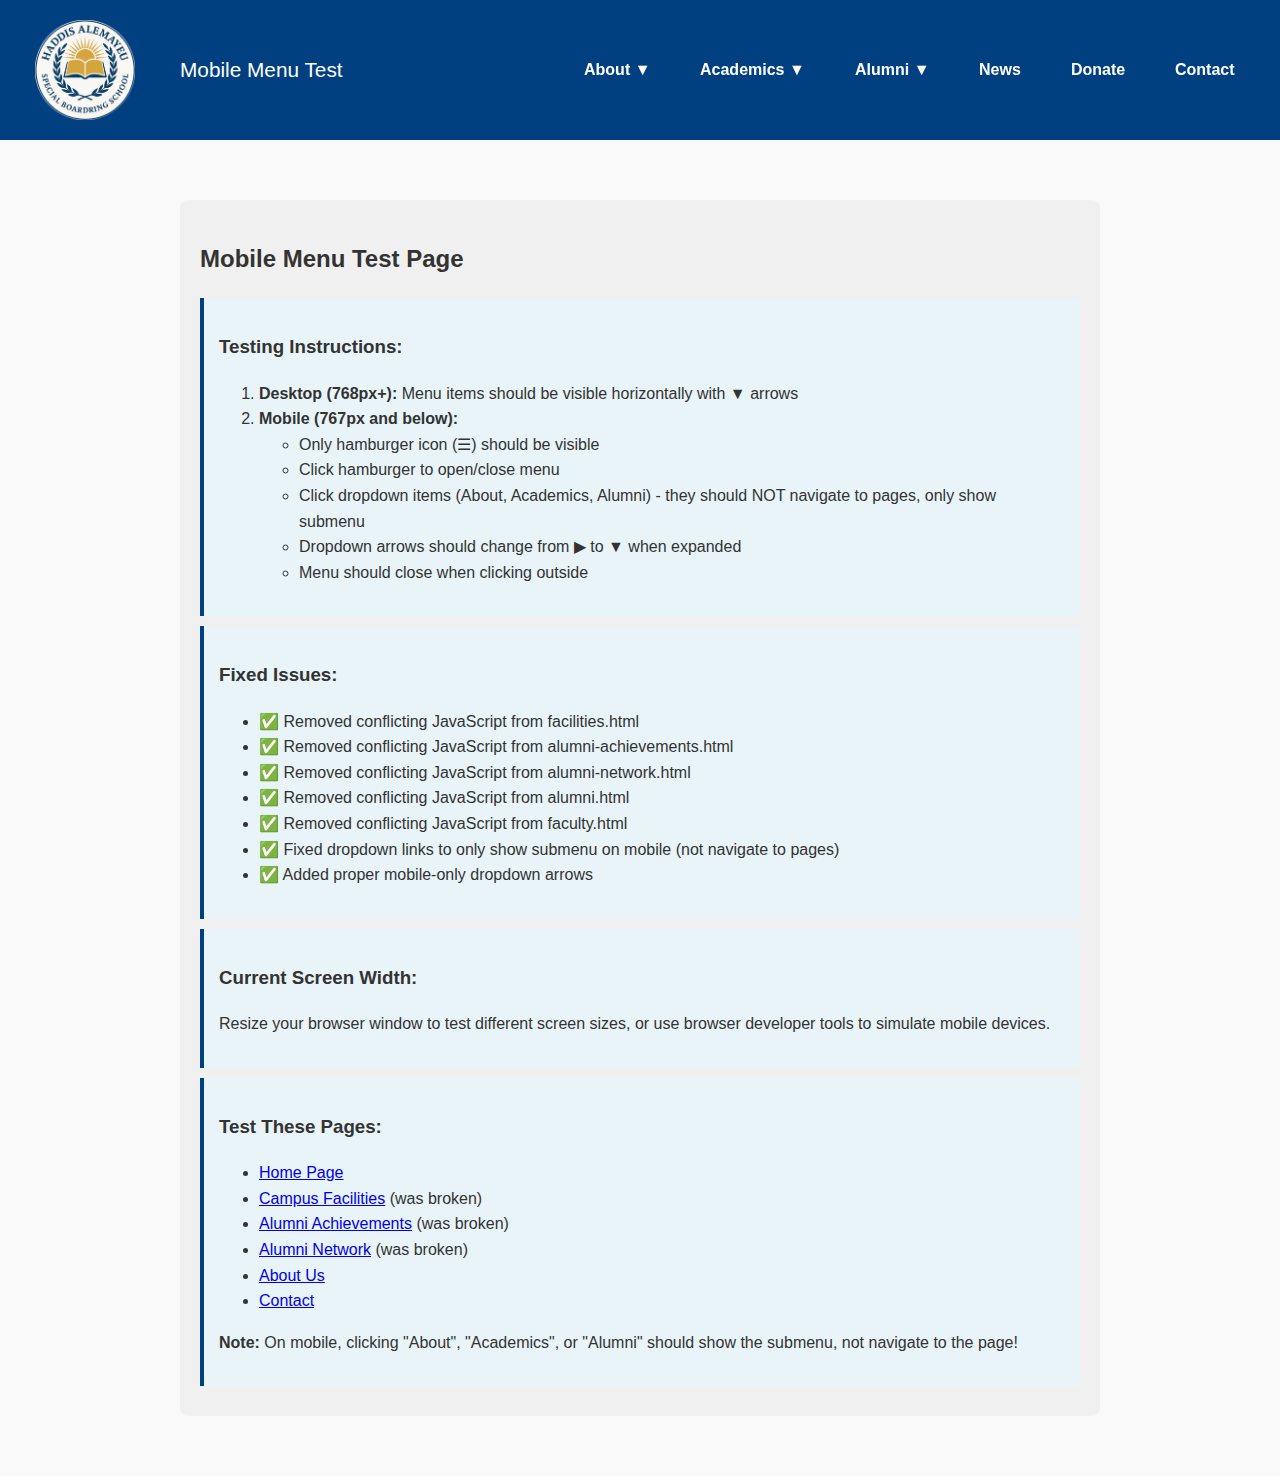
<file: mobile-test.html>
<!DOCTYPE html>
<html lang="en">
<head>
    <meta charset="UTF-8">
    <meta name="viewport" content="width=device-width, initial-scale=1.0">
    <title>Mobile Menu Test - Haddis Alemayehu Academy</title>
    <link rel="stylesheet" href="style.css">
    <link rel="stylesheet" href="https://cdnjs.cloudflare.com/ajax/libs/font-awesome/6.5.2/css/all.min.css">
    <script src="js/script.js"></script>
    <style>
        body { margin: 0; }
        .test-info {
            padding: 20px;
            background: #f0f0f0;
            margin: 20px;
            border-radius: 8px;
        }
        .responsive-note {
            background: #e8f4f8;
            padding: 15px;
            margin: 10px 0;
            border-left: 4px solid #004080;
        }
    </style>
</head>
<body>
    <!-- Header -->
    <header>
        <a href="index.html" class="logo-link">
            <img src="images/hasb.png" alt="Haddis Alemayehu Academy Logo" class="logo" />
            <div class="site-title">
                <h3>Mobile Menu Test</h3>
            </div>
        </a>
        
        <nav>
            <ul class="menu">
                <li class="dropdown">
                    <a href="about.html">About ▼</a>
                    <div class="dropdown-content">
                        <a href="about.html">About Us</a>
                        <a href="faculty.html">Faculty & Staff</a>
                        <a href="facilities.html">Campus Facilities</a>
                    </div>
                </li>
                <li class="dropdown">
                    <a href="programs.html">Academics ▼</a>
                    <div class="dropdown-content">
                        <a href="programs.html">Academic Programs</a>
                        <a href="admission.html">Admissions</a>
                    </div>
                </li>
                <li class="dropdown">
                    <a href="alumni-achievements.html">Alumni ▼</a>
                    <div class="dropdown-content">
                        <a href="alumni-achievements.html">Achievements</a>
                        <a href="alumni-network.html">Network</a>
                    </div>
                </li>
                <li><a href="news.html">News</a></li>
                <li><a href="donate.html">Donate</a></li>
                <li><a href="contact.html">Contact</a></li>
            </ul>
            <div class="menu-toggle" id="menu-toggle">
                <i class="fas fa-bars"></i>
            </div>
        </nav>
    </header>

    <main>
        <div class="test-info">
            <h2>Mobile Menu Test Page</h2>
            <div class="responsive-note">
                <h3>Testing Instructions:</h3>
                <ol>
                    <li><strong>Desktop (768px+):</strong> Menu items should be visible horizontally with ▼ arrows</li>
                    <li><strong>Mobile (767px and below):</strong> 
                        <ul>
                            <li>Only hamburger icon (☰) should be visible</li>
                            <li>Click hamburger to open/close menu</li>
                            <li>Click dropdown items (About, Academics, Alumni) - they should NOT navigate to pages, only show submenu</li>
                            <li>Dropdown arrows should change from ▶ to ▼ when expanded</li>
                            <li>Menu should close when clicking outside</li>
                        </ul>
                    </li>
                </ol>
            </div>
            
            <div class="responsive-note">
                <h3>Fixed Issues:</h3>
                <ul>
                    <li>✅ Removed conflicting JavaScript from facilities.html</li>
                    <li>✅ Removed conflicting JavaScript from alumni-achievements.html</li>
                    <li>✅ Removed conflicting JavaScript from alumni-network.html</li>
                    <li>✅ Removed conflicting JavaScript from alumni.html</li>
                    <li>✅ Removed conflicting JavaScript from faculty.html</li>
                    <li>✅ Fixed dropdown links to only show submenu on mobile (not navigate to pages)</li>
                    <li>✅ Added proper mobile-only dropdown arrows</li>
                </ul>
            </div>
            
            <div class="responsive-note">
                <h3>Current Screen Width:</h3>
                <p>Resize your browser window to test different screen sizes, or use browser developer tools to simulate mobile devices.</p>
            </div>
            
            <div class="responsive-note">
                <h3>Test These Pages:</h3>
                <ul>
                    <li><a href="index.html">Home Page</a></li>
                    <li><a href="facilities.html">Campus Facilities</a> (was broken)</li>
                    <li><a href="alumni-achievements.html">Alumni Achievements</a> (was broken)</li>
                    <li><a href="alumni-network.html">Alumni Network</a> (was broken)</li>
                    <li><a href="about.html">About Us</a></li>
                    <li><a href="contact.html">Contact</a></li>
                </ul>
                <p><strong>Note:</strong> On mobile, clicking "About", "Academics", or "Alumni" should show the submenu, not navigate to the page!</p>
            </div>
        </div>
    </main>
    
    <script>
        document.documentElement.classList.add('loaded');
    </script>
</body>
</html>
</file>
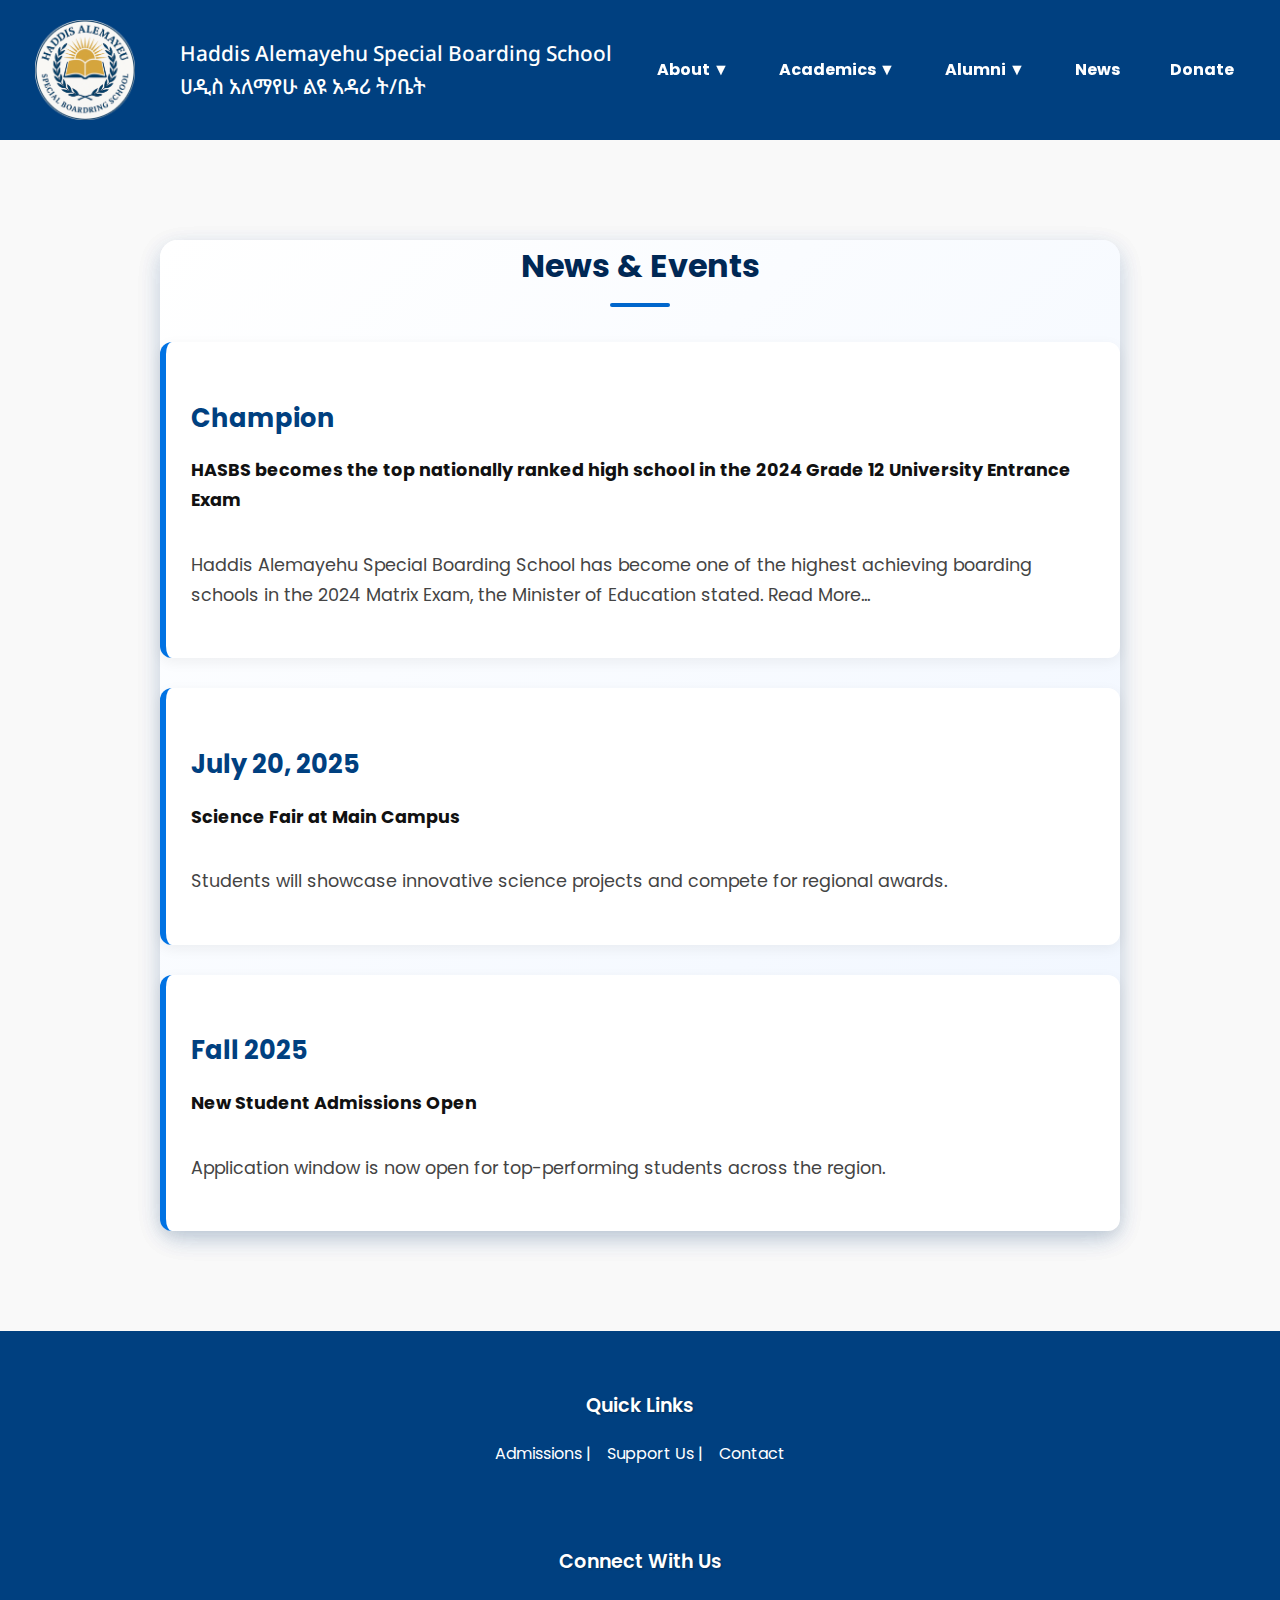
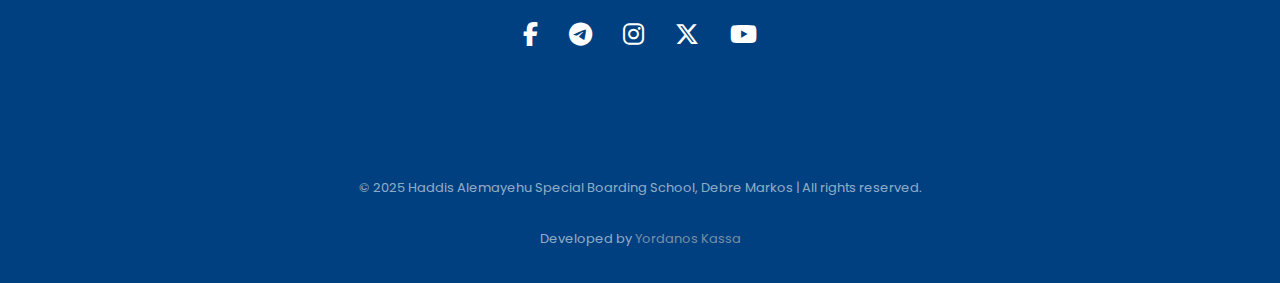
<file: news.html>
<!DOCTYPE html>
<html lang="en">
<head>
  <meta charset="UTF-8" />
  <meta name="viewport" content="width=device-width, initial-scale=1.0" />
  <title>News & Events – Haddis Alemayehu Special Boarding School</title>
  <link rel="stylesheet" href="style.css" />
  <link rel="stylesheet" href="https://cdnjs.cloudflare.com/ajax/libs/font-awesome/6.5.2/css/all.min.css">
  <link href="https://fonts.googleapis.com/css2?family=Noto+Sans+Ethiopic&family=Poppins:wght@400;600&display=swap" rel="stylesheet">
  <link rel="icon" type="image/png" href="images/hh.png">
  <script src="js/script.js"></script>
  <style>
    html {
      overflow-y: scroll; /* prevent layout shift from scrollbar */
    }
  </style>
</head>
<body>

  <!-- Header -->
  <header>
    <a href="index.html" class="logo-link">
      <img src="images/hasb.png" alt="Haddis Alemayehu Special Boarding School Logo" class="logo" />
      <div class="site-title">
        <h3>Haddis Alemayehu Special Boarding School</h3>
        <h3>ሀዲስ አለማየሁ ልዩ አዳሪ ት/ቤት</h3>
      </div>
    </a>
    <nav>
      <ul class="menu">
        <li class="dropdown">
          <a href="about.html">About ▼</a>
          <div class="dropdown-content">
            <a href="about.html">About Us</a>
            <a href="faculty.html">Faculty & Staff</a>
            <a href="facilities.html">Campus Facilities</a>
          </div>
        </li>
        <li class="dropdown">
          <a href="programs.html">Academics ▼</a>
          <div class="dropdown-content">
            <a href="programs.html">Academic Programs</a>
            <a href="admission.html">Admissions</a>
          </div>
        </li>
        <li class="dropdown">
          <a href="alumni-achievements.html">Alumni ▼</a>
          <div class="dropdown-content">
            <a href="alumni-achievements.html">Achievements</a>
            <a href="alumni-network.html">Network</a>
          </div>
        </li>
        <li><a href="news.html">News</a></li>
        <li><a href="donate.html">Donate</a></li>
        <li><a href="contact.html">Contact</a></li>
        <li><a href="https://www.haddisalemayehuacademy.org/" target="_blank">HAA North America</a></li>
      </ul>
      <div class="menu-toggle" id="menu-toggle">
        <i class="fas fa-bars"></i>
      </div>
    </nav>
  </header>

  <!-- Main Content -->
  <main>
    <section class="news-section">
      <!-- News & Events Section -->
  <section class="news-section container">
    <h2>News & Events</h2>

    <div class="news-item">
      <h3>Champion</h3>
      <p><strong>HASBS becomes the top nationally ranked high school in the 2024 Grade 12 University Entrance Exam</strong><br>
      Haddis Alemayehu Special Boarding School has become one of the highest achieving boarding schools in the 2024 Matrix Exam, the Minister of Education stated. Read More...</p>
    </div>

    <div class="news-item">
      <h3>July 20, 2025</h3>
      <p><strong>Science Fair at Main Campus</strong><br>
      Students will showcase innovative science projects and compete for regional awards.</p>
    </div>

    <div class="news-item">
      <h3>Fall 2025</h3>
      <p><strong>New Student Admissions Open</strong><br>
      Application window is now open for top-performing students across the region.</p>
    </div>
  </section>
</main>

<!-- Footer -->
<footer class="site-footer">
  <div class="footer-grid">
    <div class="footer-nav">
      <h3 class="footer-heading">Quick Links</h3>
      <ul class="footer-menu" role="list">
        <a href="admission.html" class="footer-link hover-underline">Admissions |</a>
        <a href="donate.html" class="footer-link hover-underline">Support Us |</a>
        <a href="contact.html" class="footer-link hover-underline">Contact</a>
      </ul>
    </div>

  <div class="footer-social">
  <h3 class="footer-heading">Connect With Us</h3>
  <div class="social-links" role="list">
   <a href="https://www.facebook.com/HAANA2020" class="social-icon" aria-label="Facebook" target="_blank">
      <i class="fab fa-facebook-f"></i>
    </a>
      <a href="https://t.me/s/haddisboardingschool?before=301" class="social-icon" aria-label="telegram" target="_blank">
      <i class="fab fa-telegram-plane"></i>
    </a>
    <a href="https://www.instagram.com/hassbs2019/" class="social-icon" aria-label="Instagram" target="_blank">
      <i class="fab fa-instagram"></i>
    </a>
  <a href="https://x.com/haddisacademy" class="social-icon" aria-label="X (formerly Twitter)" target="_blank">
  <i class="fab fa-x-twitter"></i>
</a>
    <a href="https://www.youtube.com/channel/UCM7rhh8H9ln9ptoXYdMbNjA" class="social-icon" aria-label="YouTube" target="_blank">
      <i class="fab fa-youtube"></i>
    </a>
  </div>
</div>


  <div class="footer-legal">
 <p class="copyright">&copy; <span id="current-year">2025</span> Haddis Alemayehu Special Boarding School, Debre Markos | All rights reserved.</p>
<p class="credit">Developed by <a href="https://www.linkedin.com/in/yordanos-kassa-624302295/" target="_blank" style="color: #bbb; text-decoration: none;">Yordanos Kassa</a></p>
  </div>
</footer>
<script>
  // Prevent flash of unstyled content
  document.documentElement.classList.add('loaded');
</script>

<!-- Back to Top Button -->
<button id="backToTop" class="back-to-top" title="Go to top">
  <i class="fas fa-chevron-up"></i>
</button>

</body>
</html>
</file>
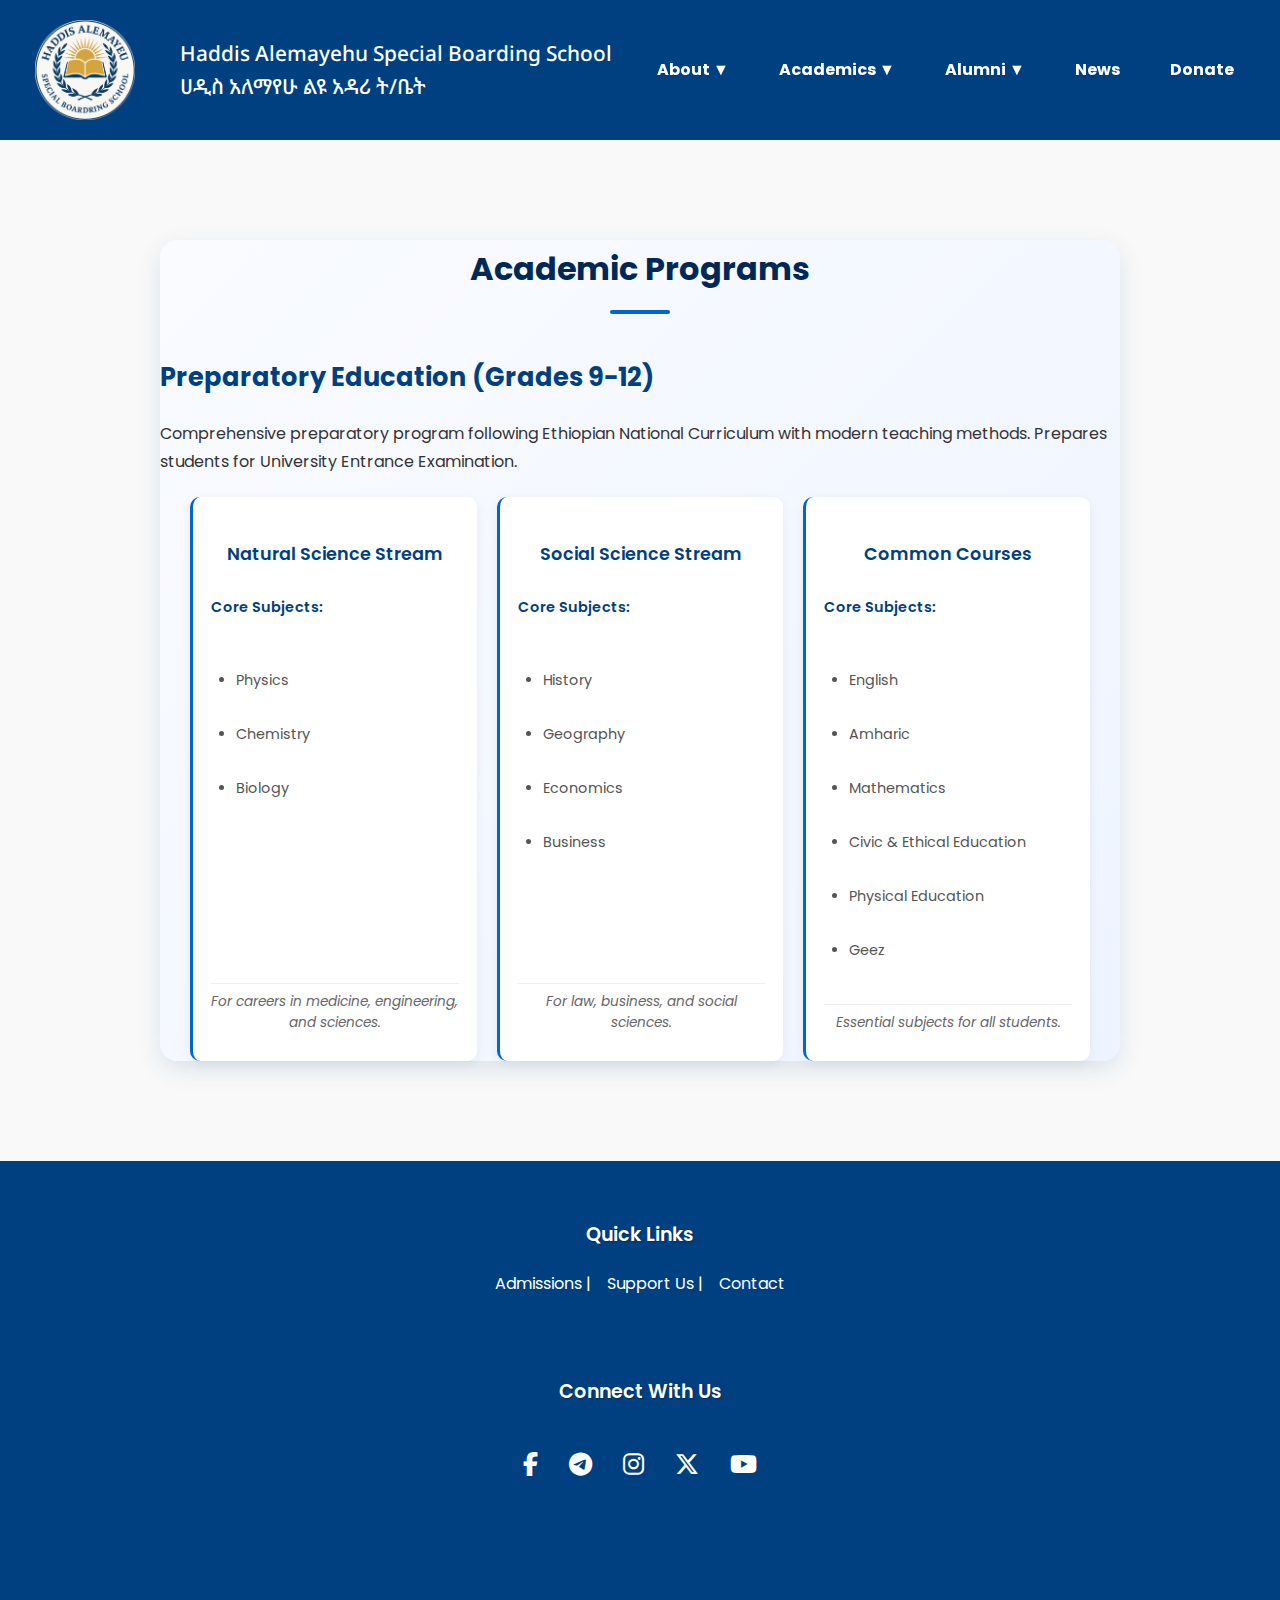
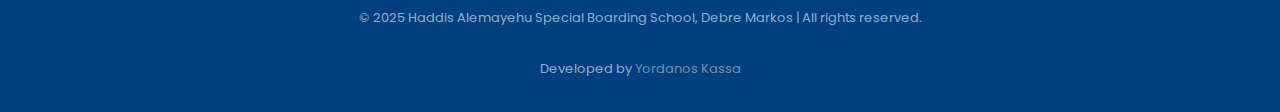
<file: programs.html>
<!DOCTYPE html>
<html lang="en">
<head>
  <meta charset="UTF-8" />
  <meta name="viewport" content="width=device-width, initial-scale=1.0" />
  <title>Academic Programs – Haddis Alemayehu Special Boarding School</title>
  <link rel="stylesheet" href="style.css" />
  <link rel="stylesheet" href="https://cdnjs.cloudflare.com/ajax/libs/font-awesome/6.5.2/css/all.min.css">
  <link href="https://fonts.googleapis.com/css2?family=Noto+Sans+Ethiopic&family=Poppins:wght@400;600&display=swap" rel="stylesheet">
  <link rel="icon" type="image/png" href="images/hh.png">
  <script src="js/script.js"></script>
  <style>
    html {
      overflow-y: scroll; /* prevent layout shift from scrollbar */
    }
  </style>
</head>
<body>

  <!-- Header -->
  <header>
    <a href="index.html" class="logo-link">
      <img src="images/hasb.png" alt="Haddis Alemayehu Special Boarding School Logo" class="logo" />
      <div class="site-title">
        <h3>Haddis Alemayehu Special Boarding School</h3>
        <h3>ሀዲስ አለማየሁ ልዩ አዳሪ ት/ቤት</h3>
      </div>
    </a>
    <nav>
      <ul class="menu">
        <li class="dropdown">
          <a href="about.html">About ▼</a>
          <div class="dropdown-content">
            <a href="about.html">About Us</a>
            <a href="faculty.html">Faculty & Staff</a>
            <a href="facilities.html">Campus Facilities</a>
          </div>
        </li>
        <li class="dropdown">
          <a href="programs.html">Academics ▼</a>
          <div class="dropdown-content">
            <a href="programs.html">Academic Programs</a>
            <a href="admission.html">Admissions</a>
          </div>
        </li>
        <li class="dropdown">
          <a href="alumni-achievements.html">Alumni ▼</a>
          <div class="dropdown-content">
            <a href="alumni-achievements.html">Achievements</a>
            <a href="alumni-network.html">Network</a>
          </div>
        </li>
        <li><a href="news.html">News</a></li>
        <li><a href="donate.html">Donate</a></li>
        <li><a href="contact.html">Contact</a></li>
        <li><a href="https://www.haddisalemayehuacademy.org/" target="_blank">HAA North America</a></li>
      </ul>
      <div class="menu-toggle" id="menu-toggle">
        <i class="fas fa-bars"></i>
      </div>
    </nav>
  </header>

  <!-- Main Content -->
  <main>
    <section class="about-section">
      <h2>Academic Programs</h2>
      
      <h3>Preparatory Education (Grades 9-12)</h3>
      <p>Comprehensive preparatory program following Ethiopian National Curriculum with modern teaching methods. Prepares students for University Entrance Examination.</p>

      <div class="programs-grid">
        <div class="program-card">
          <h4>Natural Science Stream</h4>
          <p><strong>Core Subjects:</strong></p>
          <ul>
            <li>Physics</li>
            <li>Chemistry</li>
            <li>Biology</li>
          </ul>
          <p>For careers in medicine, engineering, and sciences.</p>
        </div>

        <div class="program-card">
          <h4>Social Science Stream</h4>
          <p><strong>Core Subjects:</strong></p>
          <ul>
            <li>History</li>
            <li>Geography</li>
            <li>Economics</li>
            <li>Business</li>
          </ul>
          <p>For law, business, and social sciences.</p>
        </div>

        <div class="program-card">
          <h4>Common Courses</h4>
          <p><strong>Core Subjects:</strong></p>
          <ul>
            <li>English</li>
            <li>Amharic</li>
            <li>Mathematics</li>
            <li>Civic & Ethical Education</li>
            <li>Physical Education</li>
            <li>Geez</li>
          </ul>
          <p>Essential subjects for all students.</p>
        </div>
      </div>
    </section>
  </main>

  <!-- Footer -->
  <footer class="site-footer">
    <div class="footer-grid">
      <div class="footer-nav">
        <h3 class="footer-heading">Quick Links</h3>
        <ul class="footer-menu" role="list">
          <a href="admission.html" class="footer-link hover-underline">Admissions |</a>
          <a href="donate.html" class="footer-link hover-underline">Support Us |</a>
          <a href="contact.html" class="footer-link hover-underline">Contact</a>
        </ul>
      </div>

      <div class="footer-social">
        <h3 class="footer-heading">Connect With Us</h3>
        <div class="social-links" role="list">
          <a href="https://www.facebook.com/HAANA2020" class="social-icon" aria-label="Facebook" target="_blank">
            <i class="fab fa-facebook-f"></i>
          </a>
          <a href="https://t.me/s/haddisboardingschool?before=301" class="social-icon" aria-label="telegram" target="_blank">
            <i class="fab fa-telegram-plane"></i>
          </a>
          <a href="https://www.instagram.com/hassbs2019/" class="social-icon" aria-label="Instagram" target="_blank">
            <i class="fab fa-instagram"></i>
          </a>
          <a href="https://x.com/haddisacademy" class="social-icon" aria-label="X (formerly Twitter)" target="_blank">
            <i class="fab fa-x-twitter"></i>
          </a>
          <a href="https://www.youtube.com/channel/UCM7rhh8H9ln9ptoXYdMbNjA" class="social-icon" aria-label="YouTube" target="_blank">
            <i class="fab fa-youtube"></i>
          </a>
        </div>
      </div>

      <div class="footer-legal">
        <p class="copyright">&copy; <span id="current-year">2025</span> Haddis Alemayehu Special Boarding School, Debre Markos | All rights reserved.</p>
        <p class="credit">Developed by <a href="https://www.linkedin.com/in/yordanos-kassa-624302295/" target="_blank" style="color: #bbb; text-decoration: none;">Yordanos Kassa</a></p>
      </div>
    </div>
  </footer>

  <script>
    // Prevent flash of unstyled content
    document.documentElement.classList.add('loaded');
  </script>

<!-- Back to Top Button -->
<button id="backToTop" class="back-to-top" title="Go to top">
  <i class="fas fa-chevron-up"></i>
</button>

</body>
</html>
</file>
<file: style.css>
html {
  overflow-y: scroll;  /* Always keep scrollbar */
}

/* Prevent flash of unstyled content */
html {
  visibility: hidden;
  opacity: 0;
}

html.loaded {
  visibility: visible;
  opacity: 1;
  transition: opacity 0.1s ease-in;
}

/* Prevent layout shifts and ensure consistent positioning */
*, *::before, *::after {
  box-sizing: border-box;
}

/* Prevent any margin collapse that could affect header positioning */
html, body, main, header {
  margin: 0;
  padding: 0;
  position: relative;
}

html {
  height: 100%;
  box-sizing: border-box;
}


:root {
  --primary-color: #004080;
  --secondary-color: #0066cc;
  --accent-color: #fcb900;
  --text-color: #333;
  --light-bg: #f9f9f9;
  --white: #ffffff;
  --dark-blue: #002855;
  --link-hover: #0055aa;
  --transition: 0.3s ease;
}

/* Base Styles */
body {
  font-family: Arial, sans-serif;
  margin: 0;
  padding: 0;
  background: var(--light-bg);
  color: var(--text-color);
  line-height: 1.6;
  min-height: 100vh;
  display: flex;
  flex-direction: column;
  width: 100%;
  overflow-x: hidden; /* Prevent horizontal scroll */
  position: relative;
}

/* Ensure consistent layout */
* {
  box-sizing: border-box;
}

html {
  width: 100%;
  overflow-x: hidden; /* Prevent horizontal scroll */
}

/* Header Styles */
header {
  display: flex;
  align-items: center;
  justify-content: space-between;
  padding: 20px 30px;
  background-color: var(--primary-color);
  color: var(--white);
  width: 100%;
  margin: 0;
  gap: 30px;
  position: relative;
  z-index: 1000;
  box-sizing: border-box;
  min-height: 80px; /* Ensure consistent header height */
  top: 0;
  left: 0;
}

.logo-link {
  display: flex;
  align-items: center;
  text-decoration: none;
  color: inherit;
  gap: 15px;
  flex-shrink: 0;
}

.logo {
  height: 100px;
  width: auto;
  margin-left: 5px;
  margin-right: 30px;
}

.site-title {
  display: flex;
  flex-direction: column;
  justify-content: center;
  align-items: flex-start;
}

.site-title h2 {
  font-size: 2em;
  margin: 0;
  color: var(--white);
}

.site-title h3 {
  font-size: 1.3em;                /* Slightly smaller for balance */
  margin: 2px 0;                   /* Reduce extra spacing */
  line-height: 1.4;                /* Tighter line height for stacked titles */
  font-family: 'Noto Sans Ethiopic', sans-serif;
  color: var(--white);
  text-align: center;              /* Center-align both lines */
  font-weight: 500;                /* Softer weight for readability */
}


/* Navigation Styles */
.menu {
  display: flex;
  flex-direction: row;
  flex-wrap: nowrap;
  justify-content: flex-end;
  gap: 20px;
  list-style: none;
  padding: 0;
  margin: 0;
  flex-grow: 1;
  flex-shrink: 1;
  min-height: 44px; /* Ensure consistent height */
  align-items: center;
}

.menu li {
  white-space: nowrap;
  position: relative;
}

.menu li a {
  text-decoration: none;
  color: var(--white);
  font-weight: bold;
  padding: 10px 15px;
  display: block;
  border-radius: 4px;
  transition: none; /* Remove transition to prevent blink */
  transform: translateZ(0); /* Force hardware acceleration */
  backface-visibility: hidden; /* Prevent flickering */
  will-change: background-color, transform; /* Optimize for changes */
}

.menu li a:hover {
  background-color: var(--link-hover);
  color: var(--white);
  transition: background-color 0.15s ease; /* Only transition on hover */
}

/* Dropdown Menu Styles */
.dropdown {
  position: relative;
}

.dropdown-content {
  display: none;
  position: absolute;
  top: 100%;
  left: 0;
  background-color: var(--primary-color);
  min-width: 200px;
  box-shadow: 0 8px 24px rgba(0, 0, 0, 0.15);
  border-radius: 8px;
  z-index: 1000;
  overflow: hidden;
  border: 1px solid rgba(255, 255, 255, 0.1);
}

.dropdown:hover .dropdown-content {
  display: block;
  animation: dropdownFadeIn 0.3s ease-out;
}

.dropdown-content a {
  color: var(--white);
  padding: 12px 20px;
  text-decoration: none;
  display: block;
  font-weight: 500;
  transition: background-color 0.2s ease;
  border-bottom: 1px solid rgba(255, 255, 255, 0.1);
}

.dropdown-content a:last-child {
  border-bottom: none;
}

.dropdown-content a:hover {
  background-color: var(--link-hover);
  padding-left: 25px;
  transition: all 0.2s ease;
}

/* Dropdown arrow indicator */
.dropdown > a {
  position: relative;
}

.dropdown > a::after {
  content: '';
  display: none; /* Hide by default since we're using ▼ in HTML */
}

.dropdown:hover > a::after {
  transform: none;
}

@keyframes dropdownFadeIn {
  0% {
    opacity: 0;
    transform: translateY(-10px);
  }
  100% {
    opacity: 1;
    transform: translateY(0);
  }
}

/* Main Content */
main {
  padding: 40px 20px;
  max-width: 1000px;
  margin: 0 auto;
  flex: 1;
  width: 100%;
  position: relative;
  top: 0;
  box-sizing: border-box;
}

/* Enhanced Admission Section */
.admission-section {
  background: linear-gradient(135deg, #f8fbff, #e6f0ff); /* light blue gradient */
  border-radius: 18px;
  box-shadow: 0 8px 24px rgba(0, 64, 128, 0.12);
  max-width: 1100px;
  margin: 60px auto;
  animation: fadeIn 1s ease-in-out;
  
  line-height: 1.8;
  color: #333;
  transition: transform 0.3s ease, box-shadow 0.3s ease;
}

/* Hover elevation for interactivity */
.admission-section:hover {
  transform: translateY(-4px);
  box-shadow: 0 12px 28px rgba(0, 64, 128, 0.15);
}

/* Main heading */
.admission-section h2 {
  text-align: center;
  color: #002855;
  margin-bottom: 30px;
  position: relative;
}

.admission-section h2::after {
  content: "";
  display: block;
  width: 60px;
  height: 4px;
  background-color: #0066cc;
  margin: 12px auto 0;
  border-radius: 2px;
}

/* Sub-headings */
.admission-section h3 {
  color: #004080;
  margin-top: 40px;
  margin-bottom: 15px;
  font-size: 1.6em;
  display: flex;
  align-items: center;
  gap: 10px;
}

/* Optional icon for sub-headings */
.admission-section h3::before {
  content: "🎓"; /* Education-related icon */
  font-size: 1.2em;
  color: #fcb900;
}

/* Style for ordered & unordered lists */
.admission-section ul,
.admission-section ol {
  margin: 15px 0 25px 25px;
  padding: 0;
}

.admission-section li {
  margin-bottom: 12px;
  padding-left: 1.2em;
  position: relative;
  font-size: 1.05em;
  color: #222;
  transition: color 0.3s ease, transform 0.2s ease;
}

/* Custom bullets for unordered lists */
.admission-section ul li::before {
  content: "•";
  color: #0072e3;
  font-weight: bold;
  position: absolute;
  left: 0;
  top: 0.1em;
}

/* Animated hover effect */
.admission-section li:hover {
  color: #0055aa;
  transform: translateX(5px);
}

/* Highlight strong text (like 85%) */
.admission-section strong {
  color: #003366;
  font-weight: 600;
}

/* Style Apply Now button */
.apply-button a {
  display: inline-block;
  padding: 14px 30px;
  font-size: 1.1em;
  background-color: #004080;
  color: #fff;
  border-radius: 8px;
  text-decoration: none;
  font-weight: bold;
  transition: background-color 0.3s ease, transform 0.2s ease;
}

.apply-button a:hover {
  background-color: #0066cc;
  transform: translateY(-2px);
}


section {
  margin-bottom: 60px;
}

section h2 {
  color: var(--primary-color);
  text-align: center;
  font-size: 2em;
}

/* Hero Section */
.hero {
  position: relative;
  background: linear-gradient(135deg, #f8fbff, #e6f0ff);
  padding: 60px 20px;
  text-align: center;
  border-radius: 0 0 25px 25px;
  margin-bottom: 40px;
}

.hero-text {
  position: relative;
  z-index: 2;
  max-width: 900px;
  margin: 0 auto;
}

.hero-text h1 {
  color: var(--primary-color);
  font-size: 3rem;
  font-weight: 700;
  margin-bottom: 15px;
  text-overflow: ellipsis;
}

.hero-text .tagline {
  font-size: 1.4rem;
  color: var(--secondary-color);
  margin-bottom: 20px;
  font-weight: 600;
}

.hero-text .hero-description {
  font-size: 1.2rem;
  line-height: 1.7;
  color: var(--text-color);
  margin-bottom: 30px;
  max-width: 700px;
  margin-left: auto;
  margin-right: auto;
}

.hero-cta {
  display: flex;
  gap: 20px;
  justify-content: center;
  margin-top: 30px;
  flex-wrap: wrap;
}

.cta-button.primary {
  background: var(--primary-color);
  color: white;
  padding: 15px 35px;
  border-radius: 30px;
  text-decoration: none;
  font-weight: 600;
  transition: all 0.3s ease;
  box-shadow: 0 4px 15px rgba(0, 64, 128, 0.3);
}

.cta-button.primary:hover {
  background: var(--secondary-color);
  transform: translateY(-2px);
  box-shadow: 0 6px 20px rgba(0, 64, 128, 0.4);
}

.cta-button.secondary {
  background: transparent;
  color: var(--primary-color);
  padding: 15px 35px;
  border: 2px solid var(--primary-color);
  border-radius: 30px;
  text-decoration: none;
  font-weight: 600;
  transition: all 0.3s ease;
}

.cta-button.secondary:hover {
  background: var(--primary-color);
  color: white;
  transform: translateY(-2px);
}

/* Highlights Section */
.highlights {
  padding: 60px 20px;
  background: white;
  margin: 40px 0;
}

.highlights-container {
  max-width: 1200px;
  margin: 0 auto;
  text-align: center;
}

.highlights h2 {
  color: var(--primary-color);
  font-size: 2.5rem;
  margin-bottom: 50px;
  font-weight: 600;
}

.highlights-grid {
  display: grid;
  grid-template-columns: repeat(auto-fit, minmax(280px, 1fr));
  gap: 30px;
  margin-top: 40px;
}

.highlight-card {
  background: linear-gradient(135deg, #f8fbff, #e6f0ff);
  padding: 40px 25px;
  border-radius: 20px;
  text-align: center;
  transition: all 0.3s ease;
  border: 1px solid rgba(0, 64, 128, 0.1);
}

.highlight-card:hover {
  transform: translateY(-8px);
  box-shadow: 0 15px 35px rgba(0, 64, 128, 0.15);
}

.highlight-icon {
  font-size: 3rem;
  margin-bottom: 20px;
  display: block;
}

.highlight-card h3 {
  color: var(--primary-color);
  font-size: 1.4rem;
  margin-bottom: 15px;
  font-weight: 600;
}

.highlight-card p {
  color: var(--text-color);
  line-height: 1.6;
  opacity: 0.9;
}


.cta-button {
  display: inline-block;
  margin-top: 20px;
  padding: 12px 24px;
  background: #ffb400;
  color: #000;
  font-weight: bold;
  text-decoration: none;
  border-radius: 6px;
  transition: background 0.3s ease;
}
.cta-secondary {
  display: inline-block;
  margin-top: 20px;
  padding: 12px 24px;
  background-color: #0066cc;
  color: white;
  border-radius: 6px;
  font-weight: bold;
  text-decoration: none;
  transition: all 0.3s ease;
}

.cta-button:hover {
  background: #ffc733;
}

/* Center alignment for CTA buttons */
.feature-text {
  text-align: center;
  display: flex;
  flex-direction: column;
  align-items: center;
}



.cta-secondary:hover {
  background-color: #004d99;
  transform: translateY(-2px);
}

/* Optional: Add an arrow icon */
.cta-secondary i {
  margin-left: 8px;
  transition: transform 0.3s ease;
}

.cta-secondary:hover i {
  transform: translateX(3px);
}

.home {
    animation: fadeIn 1s ease-in-out;
}

/* Section Styles */
/* Enhanced About Section */
.about-section {
  background: linear-gradient(135deg, #f9fbff, #eef4ff); /* soft gradient */
  border-radius: 18px;
  box-shadow: 0 8px 24px rgba(0, 64, 128, 0.12);
  max-width: 1100px;
  margin: 60px auto;
  animation: fadeIn 1s ease-in-out;
  line-height: 1.8;
  color: #333;
  transition: transform 0.3s ease, box-shadow 0.3s ease;
}

/* Add a subtle hover lift */
.about-section:hover {
  transform: translateY(-4px);
  box-shadow: 0 12px 28px rgba(0, 64, 128, 0.15);
}

/* Heading style */
.about-section h2 {
  text-align: center;
  color: #002855;
  margin-bottom: 30px;
  position: relative;
}

.about-section h2::after {
  content: "";
  display: block;
  width: 60px;
  height: 4px;
  background-color: #0066cc;
  margin: 12px auto 0;
  border-radius: 2px;
}

/* Sub-headings */
.about-section h3 {
  color: #004080;
  margin-top: 40px;
  margin-bottom: 20px;
  font-size: 1.6em;
  text-align: left;
  clear: both;
  width: 100%;
}

/* Remove icons from sub-headings */
.about-section h3::before {
  display: none;
}

/* List styling */
.about-section ul {
  padding-left: 25px;
  margin-top: 10px;
  margin-bottom: 20px;
  list-style: none;
}

.about-section ul li {
  margin-bottom: 12px;
  padding-left: 1.2em;
  position: relative;
  font-size: 1.05em;
  color: #222;
  transition: color 0.3s ease, transform 0.2s ease;
}

.about-section ul li:hover {
  color: #0055aa;
  transform: translateX(5px);
}

/* Custom bullets */
.about-section ul li::before {
  content: "•";
  color: #0072e3;
  font-weight: bold;
  position: absolute;
  left: 0;
}

/* Emphasized bold text (e.g., values) */
.about-section strong {
  color: #003366;
}

/* Make paragraphs a bit more spacious */
.about-section p {
  margin-bottom: 20px;
}

/* Founder Section Styles */
.founder-section {
  display: flex;
  gap: 30px;
  align-items: flex-start;
  margin: 40px 0;
  padding: 30px;
  background: linear-gradient(135deg, #ffffff, #f8fcff);
  border-radius: 15px;
  box-shadow: 0 6px 20px rgba(0, 64, 128, 0.08);
  border-left: 5px solid var(--secondary-color);
  transition: transform 0.3s ease, box-shadow 0.3s ease;
}

.founder-section:hover {
  transform: translateY(-3px);
  box-shadow: 0 10px 25px rgba(0, 64, 128, 0.12);
}

.founder-image {
  flex: 0 0 280px;
  text-align: center;
  display: flex;
  align-items: center;
  justify-content: center;
}

.dr-haddis-image {
  width: 100%;
  max-width: 280px;
  height: auto;
  border-radius: 12px;
  box-shadow: 0 8px 20px rgba(0, 0, 0, 0.15);
  transition: transform 0.3s ease, box-shadow 0.3s ease;
  border: 4px solid #ffffff;
}

.dr-haddis-image:hover {
  transform: scale(1.05);
  box-shadow: 0 12px 25px rgba(0, 0, 0, 0.2);
}

.founder-description {
  flex: 1;
  padding-left: 20px;
}

.founder-description h3 {
  color: var(--primary-color);
  margin-top: 0;
  margin-bottom: 20px;
  font-size: 1.8em;
  border-bottom: 2px solid var(--accent-color);
  padding-bottom: 10px;
}

.founder-description p {
  font-size: 1.05em;
  line-height: 1.7;
  text-align: justify;
  margin-bottom: 18px;
  color: #444;
}

.founder-description strong {
  color: var(--dark-blue);
  font-weight: 600;
}

/* Mobile responsiveness for founder section */
@media (max-width: 768px) {
  .founder-section {
    flex-direction: column;
    text-align: center;
    padding: 20px;
    gap: 20px;
  }
  
  .founder-image {
    flex: none;
    align-self: center;
  }
  
  .dr-haddis-image {
    max-width: 220px;
  }
  
  .founder-description {
    padding-left: 0;
  }
  
  .founder-description p {
    text-align: left;
  }
}

.section-title {
  color: var(--dark-blue);
  font-size: 2.4em;
  margin-bottom: 25px;
  text-align: center;
  border-bottom: 3px solid var(--secondary-color);
  display: inline-block;
  padding-bottom: 6px;
}

/* News Cards */
.news-cards {
  display: grid;
  grid-template-columns: repeat(auto-fill, minmax(300px, 1fr)); /* Slightly wider cards */
  gap: 25px; /* Increased gap */
  justify-content: center;
  margin-top: 40px; /* Added top margin */
}

.news-card {
  background: linear-gradient(135deg, #ffffff, #f8fbff); /* Subtle gradient */
  padding: 30px 25px; /* Increased padding */
  border-radius: 15px; /* More rounded corners */
  box-shadow: 0 6px 20px rgba(0, 0, 0, 0.1); /* Enhanced shadow */
  transition: all 0.3s ease;
  border-left: 4px solid var(--secondary-color); /* Accent border */
  height: auto;
  min-height: 180px; /* Consistent card height */
  display: flex;
  flex-direction: column;
  justify-content: space-between;
}

.news-card:hover {
  transform: translateY(-8px); /* More pronounced lift */
  box-shadow: 0 12px 30px rgba(0, 102, 204, 0.15); /* Blue-tinted shadow */
  border-left-color: var(--accent-color); /* Change accent color on hover */
}

.news-card h4 {
  color: var(--primary-color);
  font-size: 1.3em;
  margin-bottom: 15px;
  font-weight: 600;
}

.news-card p {
  color: var(--text-color);
  line-height: 1.6;
  margin-bottom: 0;
}

.news-card a {
  text-decoration: none;
  color: inherit;
  display: block;
  height: 100%;
}

.news-card a:hover {
  color: inherit;
}

.news-card.featured {
  background: linear-gradient(135deg, #ffffff, #f8fbff);
  color: var(--text-color) !important;
  position: relative;
  overflow: hidden;
  border-left: 4px solid var(--accent-color);
}

.news-card.featured h4 {
  color: var(--primary-color) !important;
}

.news-card.featured p {
  color: var(--text-color) !important;
  opacity: 0.95;
}

.news-card.featured:hover {
  transform: translateY(-8px);
  box-shadow: 0 15px 40px rgba(0, 64, 128, 0.15);
}

.news-badge {
  position: absolute;
  top: 15px;
  right: 15px;
  background: var(--accent-color);
  color: var(--primary-color);
  padding: 5px 12px;
  border-radius: 15px;
  font-size: 0.8rem;
  font-weight: 600;
}

.news-link {
  color: var(--secondary-color);
  text-decoration: none;
  font-weight: 600;
  margin-top: 10px;
  display: inline-block;
  transition: color 0.3s ease;
}

.news-link:hover {
  color: var(--primary-color);
}

.news-card.featured .news-link {
  color: var(--secondary-color) !important;
  opacity: 1;
  font-weight: 600;
}

.news-card.featured .news-link:hover {
  color: var(--primary-color) !important;
  opacity: 1;
}

/* Testimonial Highlight Section */
.testimonial-highlight {
  background: linear-gradient(135deg, var(--primary-color), var(--secondary-color));
  color: white;
  padding: 60px 20px;
  text-align: center;
  margin: 60px 0;
  border-radius: 25px;
}

.testimonial-content {
  max-width: 800px;
  margin: 0 auto;
}

.testimonial-content blockquote {
  font-size: 1.4rem;
  line-height: 1.6;
  margin: 0 0 20px 0;
  font-style: italic;
  position: relative;
}

.testimonial-content blockquote:before {
  content: '"';
  font-size: 4rem;
  position: absolute;
  left: -30px;
  top: -10px;
  opacity: 0.3;
}

.testimonial-content cite {
  font-size: 1rem;
  opacity: 0.8;
  font-style: normal;
}

.testimonial-cta {
  margin-top: 30px;
}

.testimonial-cta .cta-button.secondary {
  background: white;
  color: var(--primary-color);
  border: 2px solid white;
  padding: 15px 35px;
  border-radius: 30px;
  text-decoration: none;
  font-weight: 600;
  transition: all 0.3s ease;
}

.testimonial-cta .cta-button.secondary:hover {
  background: transparent;
  color: white;
  border-color: white;
  transform: translateY(-2px);
}

/* News & Events Section */
.news-section {
  background: linear-gradient(135deg, #ffffff, #f0f6ff); /* Subtle gradient */
  border-radius: 18px;
  box-shadow: 0 8px 24px rgba(0, 64, 128, 0.12);
  max-width: 1100px;
  margin: 60px auto;
  animation: fadeIn 1s ease-in-out;
  color: #333;
  transition: transform 0.3s ease, box-shadow 0.3s ease;
}

/* Hover "lift" effect */
.news-section:hover {
  transform: translateY(-4px);
  box-shadow: 0 12px 28px rgba(0, 64, 128, 0.15);
}

/* Section Title */
.news-section h2 {
  text-align: center;
  color: #002855;
  margin-bottom: 35px;
  position: relative;
}

.news-section h2::after {
  content: "";
  display: block;
  width: 60px;
  height: 4px;
  background-color: #0066cc;
  margin: 12px auto 0;
  border-radius: 2px;
}

/* Individual News Cards */
.news-item {
  background: #fff;
  border-left: 6px solid #0072e3;
  border-radius: 12px;
  padding: 30px 25px;
  margin-bottom: 30px;
  box-shadow: 0 4px 14px rgba(0, 0, 0, 0.06);
  transition: transform 0.3s ease, background-color 0.3s ease;
}

/* Hover Animation */
.news-item:hover {
  transform: scale(1.02);
  background-color: #f9fbff;
}

/* News Headings */
.news-item h3 {
  font-size: 1.6em;
  color: #004080;
  margin-bottom: 10px;
  display: flex;
  align-items: center;
  gap: 8px;
}

/* Text */
.news-item p {
  font-size: 1.1em;
  line-height: 1.7;
  color: #444;
}

.news-item strong {
  display: block;
  margin-bottom: 5px;
  color: #111;
  font-weight: bold;
}

/* Form Styles */
.contact form {
  max-width: 500px;
  margin: 0 auto;
}

.contact input,
.contact textarea {
  width: 100%;
  margin-bottom: 15px;
  border: 1px solid #ccc;
  border-radius: 6px;
  font-size: 16px;
  transition: border-color var(--transition);
}

.contact input:focus,
.contact textarea:focus {
  border-color: var(--primary-color);
  outline: none;
}

/* Contact Section Styling */
.contact {
  background: linear-gradient(135deg, #ffffff, #f0f6ff); /* Soft gradient */
  border-radius: 18px;
  box-shadow: 0 8px 24px rgba(0, 64, 128, 0.12);
  max-width: 1000px;
  margin: 60px auto;
  text-align: center;
  animation: fadeIn 1s ease-in-out;
  transition: transform 0.3s ease, box-shadow 0.3s ease;
}

.contact:hover {
  transform: translateY(-4px);
  box-shadow: 0 12px 28px rgba(0, 64, 128, 0.18);
}

.contact h2 {
  color: #002855;
  margin-bottom: 20px;
  position: relative;
}

.contact h2::after {
  content: "";
  display: block;
  width: 70px;
  height: 4px;
  background-color: #0066cc;
  margin: 12px auto 0;
  border-radius: 2px;
}

.contact p {
  font-size: 1.1em;
  line-height: 1.8;
  color: #444;
  margin: 10px auto 25px;
  max-width: 700px;
}

/* Form Styling */
.contact form {
  max-width: 600px;
  margin: 0 auto;
  text-align: left;
}

.contact input,
.contact textarea {
  width: 100%;
  padding: 12px;
  margin-bottom: 15px;
  border: 1px solid #ccc;
  border-radius: 8px;
  font-size: 16px;
  font-family: 'Poppins', sans-serif;
  transition: all 0.3s ease;
}

.contact input:focus,
.contact textarea:focus {
  border-color: #0066cc;
  box-shadow: 0 0 8px rgba(0, 102, 204, 0.2);
  outline: none;
}

/* Submit Button */
.contact button {
  background-color: #004080;
  color: #fff;
  font-size: 1.1em;
  font-weight: bold;
  padding: 14px 28px;
  border: none;
  border-radius: 8px;
  cursor: pointer;
  transition: background-color 0.3s ease, transform 0.2s ease, box-shadow 0.3s ease;
  display: block;
  margin: 0 auto;
  box-shadow: 0 4px 10px rgba(0, 64, 128, 0.2);
}

.contact button:hover {
  background-color: #0066cc;
  transform: translateY(-3px);
  box-shadow: 0 6px 18px rgba(0, 64, 128, 0.3);
}

/* Links inside Contact */
.contact a {
  color: #0066cc;
  text-decoration: none;
}

.contact a:hover {
  text-decoration: underline;
}

/* Slideshow Styles */

.slideshow-wrapper {
  width: 94vw;
  max-width: 1800px;
  margin-left: calc(-47vw + 50%);
  position: relative;
  overflow: hidden;
  border-radius: 18px;
  box-shadow: 0 4px 24px rgba(0,0,0,0.10);
}

.slideshow-container {
  position: relative;
  width: 100%;
  height: auto;
  max-height: 600px;
  min-height: 340px;
  overflow: hidden;
}

.slide {
  display: none;
  position: relative;
}

.slide.active {
  display: block;
}

.slide img {
  width: 100%;
  height: 420px;
  max-height: 600px;
  min-height: 340px;
  object-fit: cover;
  display: block;
}

/* Navigation arrows */
.prev, .next {
  cursor: pointer;
  position: absolute;
  top: 50%;
  width: auto;
  margin-top: -22px;
  padding: 16px;
  color: white;
  font-weight: bold;
  font-size: 18px;
  background: rgba(0,0,0,0.5);
  border: none;
  user-select: none;
  transition: 0.3s ease;
  z-index: 1;
}

.next {
  right: 0;
  border-radius: 3px 0 0 3px;
}

.prev {
  left: 0;
  border-radius: 0 3px 3px 0;
}

.prev:hover, .next:hover {
  background: rgba(0,0,0,0.8);
}

/* Dots indicators */

/* Fade animation */
.fade {
  animation-name: fade;
  animation-duration: 1.5s;
}

@keyframes fade {
  from {opacity: 0.4}
  to {opacity: 1}
}

.image-about {
  width: 100%;
  height: auto;
  max-height: 400px;
  object-fit: cover;
}

/* Footer Styles */
.site-footer {
  background-color: var(--primary-color);
  color: rgba(255, 255, 255, 0.9);
  padding: 40px 0 0;
  text-align: center;
  width: 100vw;
  margin-left: calc(-50vw + 50%);
  box-sizing: border-box;
  margin-top: auto;
  margin-bottom: 0;
  position: relative;
  min-height: fit-content;
}

.footer-grid,
.footer-container {
  display: flex;
  flex-direction: column;
  align-items: center;
  gap: 2rem;
  max-width: 800px;
  margin: 0 auto;
  width: 100%;
  text-align: center;
  padding: 0 20px 20px;
}

/* Remove the side-by-side layout rule */

.footer-nav,
.footer-social,
.footer-section {
  text-align: center;
  width: 100%;
  display: flex;
  flex-direction: column;
  align-items: center;
  justify-content: center;
  margin-bottom: 1.5rem;
}

.footer-heading {
  color: #ffffff !important;
  font-size: 1.2em;
  margin-bottom: 15px;
  text-align: center;
  width: 100%;
  font-weight: 600;
  text-shadow: 1px 1px 2px rgba(0, 0, 0, 0.3);
  display: block;
  margin-left: auto;
  margin-right: auto;
}

.footer-menu,
.footer-links {
  list-style: none;
  padding: 0;
  margin: 0;
  text-align: center;
  display: flex;
  justify-content: center;
  align-items: center;
  width: 100%;
}

.footer-link {
  color: var(--white);
  text-decoration: none;
  transition: color var(--transition);
  display: inline-block;
  padding: 5px 8px;
}

.footer-link:hover {
  color: var(--accent-color);
}

.social-links {
  display: flex;
  justify-content: center;
  gap: 15px;
  margin-top: 15px;
  flex-wrap: wrap;
}

.social-icon {
  color: var(--white);
  font-size: 1.5rem;
  transition: transform var(--transition);
  padding: 8px;
}

.social-icon:hover {
  transform: translateY(-3px);
  color: var(--accent-color);
}

.footer-legal,
.copyright,
.credit {
  margin-top: 30px;
  font-size: 0.9em;
  opacity: 0.8;
  width: 100%;
  text-align: center;
}

/* Animations */
@keyframes fadeIn {
  0% { opacity: 0; transform: translateY(20px); }
  100% { opacity: 1; transform: translateY(0); }
}

@keyframes fadeEffect {
  from { opacity: 0.4; }
  to { opacity: 1; }
}

@keyframes slideDown {
  0% { 
    opacity: 0; 
    transform: translateY(-10px); 
  }
  100% { 
    opacity: 1; 
    transform: translateY(0); 
  }
}

/* Responsive Styles - Mobile Only */
@media (max-width: 760px) {
  header {
    flex-direction: column;
    padding: 15px;
    gap: 15px;
  }
  
  .logo {
    height: 80px;
    margin: 0 auto 10px;
  }
  
  .menu {
    flex-direction: column;
    align-items: center;
    gap: 10px;
    min-height: auto;
  }
  
  .menu li a {
    padding: 8px 12px;
  }
  
  .hero-text h2 {
    font-size: 2em;
  }
  
  .news-cards {
    grid-template-columns: 1fr;
  }
  
  /* Mobile footer - keep vertical layout */
  .footer-container,
  .footer-grid {
    gap: 1.5rem;
    padding: 0 10px;
  }
  
  .site-footer {
    padding: 30px 10px 15px;
  }
  
  .social-links {
    gap: 20px;
  }
  
  .social-icon {
    font-size: 1.8rem;
    padding: 10px;
  }
}

/* Mobile Menu Toggle */

.menu-toggle {
  display: none;
  cursor: pointer;
  font-size: 1.8rem;
  color: var(--white);
  margin-left: auto; /* Pushes icon to the far right */
}

/* Mobile Responsiveness for New Sections */
@media (max-width: 768px) {
  .hero-text h1 {
    font-size: 2.2rem;
  }
  
  .hero-cta {
    flex-direction: column;
    align-items: center;
  }
  
  .cta-button.primary,
  .cta-button.secondary {
    width: 100%;
    max-width: 280px;
    text-align: center;
  }
  
  .highlights-grid {
    grid-template-columns: 1fr;
    gap: 20px;
  }
  
  .highlight-card {
    padding: 30px 20px;
  }
  
  .highlights h2 {
    font-size: 2rem;
  }
  
  .testimonial-content blockquote {
    font-size: 1.2rem;
  }
  
  .testimonial-content blockquote:before {
    font-size: 3rem;
    left: -20px;
  }
}

@media (max-width: 768px) {
  nav {
    display: flex;
    justify-content: flex-end;
    width: 100%;
  }
  
  .menu {
    display: none;
    width: 100%;
    position: absolute;
    top: 100%;
    left: 0;
    background-color: var(--primary-color);
    flex-direction: column;
    box-shadow: 0 4px 8px rgba(0, 0, 0, 0.1);
    z-index: 999;
    max-height: 0;
    overflow: hidden;
    transition: max-height 0.3s ease-out;
  }
  
  .menu-toggle {
    display: block;
    cursor: pointer;
    padding: 10px;
    border-radius: 4px;
    transition: background-color 0.3s ease;
  }
  
  .menu-toggle:hover {
    background-color: rgba(255, 255, 255, 0.1);
  }
  
  .menu-toggle i {
    transition: transform 0.3s ease;
  }
  
  .menu.active {
    display: flex;
    max-height: 500px;
    animation: slideDown 0.3s ease-out;
  }
  
  .menu li {
    width: 100%;
    text-align: center;
    border-bottom: 1px solid rgba(255, 255, 255, 0.1);
  }
  
  .menu li:last-child {
    border-bottom: none;
  }
  
  .menu li a {
    padding: 15px 20px;
    display: block;
    transition: background-color 0.3s ease;
    min-height: 44px; /* Better touch target */
    line-height: 1.2;
  }
  
  .menu li a:hover {
    background-color: rgba(255, 255, 255, 0.1);
  }
  
  /* Mobile dropdown styles */
  .dropdown-content {
    position: static;
    display: none;
    box-shadow: none;
    background-color: rgba(0, 64, 128, 0.9);
    border-radius: 0;
    border: none;
    transition: all 0.3s ease;
  }
  
  .dropdown.active .dropdown-content {
    display: block;
    animation: fadeIn 0.3s ease-out;
  }
  
  .dropdown-content a {
    padding: 12px 40px;
    font-size: 0.9em;
    background-color: rgba(0, 64, 128, 0.7);
    border-bottom: 1px solid rgba(255, 255, 255, 0.05);
    transition: background-color 0.3s ease;
    min-height: 40px;
    display: flex;
    align-items: center;
  }
  
  .dropdown-content a:hover {
    background-color: rgba(0, 64, 128, 0.9);
  }
  
  .dropdown-content a:last-child {
    border-bottom: none;
  }
  
  /* Mobile dropdown indicators */
  .dropdown > a {
    position: relative;
  }
  
  /* On mobile screens only, modify dropdown behavior */
  @media (max-width: 768px) {
    /* Add mobile-specific dropdown arrow */
    .dropdown > a::after {
      content: '▶';
      position: absolute;
      right: 20px;
      top: 50%;
      transform: translateY(-50%);
      transition: transform 0.3s ease;
      font-size: 0.9em;
      color: white;
      font-weight: bold;
    }
    
    .dropdown.active > a::after {
      transform: translateY(-50%) rotate(90deg);
    }
    
    /* Hide the desktop ▼ symbols on mobile by replacing the text content */
    .dropdown > a {
      overflow: hidden;
      text-overflow: ellipsis;
    }
  }
  
  /* Mobile-specific content adjustments */
  main {
    padding: 20px 15px;
  }
  
  .about-section,
  .admission-section,
  .news-section,
  .contact,
  .donate {
    margin: 30px auto;
    padding: 25px 20px;
    border-radius: 12px;
  }
  
  .hero-text h3 {
    font-size: 1.5rem;
  }
  
  .hero-text p {
    font-size: 1rem;
  }
}

/* Extra small screens */
@media (max-width: 480px) {
  .site-footer {
    padding: 20px 5px 10px;
  }
  
  .footer-grid,
  .footer-container {
    padding: 0 5px;
    gap: 1rem;
  }
  
  .footer-link {
    padding: 3px 5px;
    font-size: 0.9em;
  }
  
  .social-icon {
    font-size: 1.6rem;
    padding: 8px;
  }
  
  .logo {
    height: 70px;
  }
  
  .site-title h3 {
    font-size: 1.1em;
  }
  
  .about-section,
  .admission-section,
  .news-section,
  .contact,
  .donate {
    padding: 20px 15px;
    margin: 20px auto;
  }
}


body {
  font-family: 'Poppins', sans-serif;
}

.amharic-text {
  font-family: 'Noto Sans Ethiopic', sans-serif;
}

/* Donate Section Styling */
.donate {
  background: linear-gradient(135deg, #ffffff, #f0f6ff);  /* Soft gradient */
  border-radius: 18px;
  box-shadow: 0 8px 24px rgba(0, 64, 128, 0.12);
  max-width: 1000px;
  margin: 60px auto;
  text-align: center;
  animation: fadeIn 1s ease-in-out;
  transition: transform 0.3s ease, box-shadow 0.3s ease;
}

.donate:hover {
  transform: translateY(-4px);
  box-shadow: 0 12px 28px rgba(0, 64, 128, 0.15);
}

/* Section Title */
.donate h2 {
  color: #002855;
  margin-bottom: 25px;
  position: relative;
}

.donate h2::after {
  content: "";
  display: block;
  width: 70px;
  height: 4px;
  background-color: #0066cc;
  margin: 12px auto 0;
  border-radius: 2px;
}

/* Paragraph Text */
.donate p {
  font-size: 1.1em;
  line-height: 1.8;
  color: #444;
  max-width: 800px;
  margin: 0 auto 30px;
}

/* Donate Options */
.donate-options h3 {
  color: #004080;
  font-size: 1.6em;
  margin-bottom: 15px;
}

.donate-options ul {
  list-style: none;
  padding: 0;
  margin: 0 auto 30px;
  display: flex;
  flex-direction: column;
  gap: 15px;
  max-width: 500px;
  text-align: left;
}

.donate-options ul li {
  background: #ffffff;
  padding: 12px 18px;
  border-left: 6px solid #0072e3;
  border-radius: 8px;
  box-shadow: 0 4px 10px rgba(0, 0, 0, 0.06);
  font-size: 1.1em;
  transition: transform 0.3s ease, background-color 0.3s ease;
}

.donate-options ul li:hover {
  background-color: #f8fbff;
  transform: translateX(5px);
}

/* Donate Button */
.donate-button {
  display: inline-block;
  padding: 14px 30px;
  font-size: 1.2em;
  background-color: #004080;
  color: #fff;
  border-radius: 8px;
  text-decoration: none;
  font-weight: bold;
  transition: background-color 0.3s ease, transform 0.2s ease, box-shadow 0.3s ease;
  box-shadow: 0 4px 10px rgba(0, 64, 128, 0.2);
}

.donate-button:hover {
  background-color: #0066cc;
  transform: translateY(-3px);
  box-shadow: 0 6px 18px rgba(0, 64, 128, 0.3);
}

/* Note Styling */
.donate .note {
  margin-top: 20px;
  font-size: 1em;
  color: #666;
}

/* New Page Components Styling */

/* Programs Page Enhanced Styling */
.programs-grid {
  display: grid;
  grid-template-columns: repeat(3, 1fr);
  gap: 20px;
  margin: 15px 0 30px 0;
  clear: both;
  max-width: 900px;
  margin-left: auto;
  margin-right: auto;
}

.features-grid, .departments-grid, .facilities-grid {
  display: grid;
  grid-template-columns: repeat(auto-fit, minmax(250px, 1fr));
  gap: 20px;
  margin: 15px 0 30px 0;
  clear: both;
}

.program-card, .feature-item, .department-card, .facility-card {
  background: white;
  padding: 18px;
  border-radius: 10px;
  box-shadow: 0 3px 12px rgba(0, 0, 0, 0.06);
  border-left: 3px solid var(--secondary-color);
  transition: all 0.3s ease;
  display: flex;
  flex-direction: column;
  height: 100%;
}

.program-card:hover, .feature-item:hover, .department-card:hover, .facility-card:hover {
  transform: translateY(-2px);
  box-shadow: 0 6px 16px rgba(0, 102, 204, 0.12);
}

.program-card h4, .feature-item h4, .department-card h4, .facility-card h4 {
  color: var(--primary-color);
  margin-bottom: 12px;
  font-size: 1.1em;
  font-weight: 600;
  text-align: center;
}

.program-card ul, .feature-item ul {
  margin: 10px 0;
  padding-left: 16px;
  list-style: disc;
  flex-grow: 1;
}

.program-card ul li, .feature-item ul li {
  padding: 3px 0;
  color: #555;
  font-size: 0.9em;
}

.program-card ul li::before, .feature-item ul li::before {
  display: none;
}

.program-card p, .feature-item p {
  color: #555;
  line-height: 1.5;
  margin-bottom: 10px;
  font-size: 0.9em;
}

.program-card p:last-child, .feature-item p:last-child {
  margin-top: auto;
  font-style: italic;
  color: #666;
  text-align: center;
  padding-top: 8px;
  border-top: 1px solid #eee;
  font-size: 0.85em;
}

.program-card strong {
  color: var(--primary-color);
  font-weight: 600;
}

/* Simple Calendar Section */
.calendar-section {
  background: white;
  padding: 18px;
  border-radius: 10px;
  margin: 15px 0 30px 0;
  box-shadow: 0 3px 12px rgba(0, 0, 0, 0.06);
  border-left: 3px solid var(--secondary-color);
  clear: both;
}

.calendar-item {
  padding: 8px 0;
  margin: 6px 0;
  border-bottom: 1px solid #eee;
  font-size: 0.9em;
}

.calendar-item:last-child {
  border-bottom: none;
}

.calendar-item strong {
  color: var(--primary-color);
  font-weight: 600;
}

/* Assessment Section Enhancement */
.about-section ul {
  margin: 20px 0;
  padding-left: 25px;
  list-style: disc;
}

.about-section ul li {
  margin: 12px 0;
  padding: 8px 0;
  color: #555;
  transition: color 0.3s ease;
}

.about-section ul li:hover {
  color: var(--primary-color);
}

/* Simple CTA Button */
.cta-center {
  text-align: center;
  margin: 30px 0;
  padding: 25px;
  background: #f9f9f9;
  border-radius: 12px;
}

.cta-secondary {
  display: inline-block;
  padding: 12px 30px;
  background: var(--secondary-color);
  color: white;
  text-decoration: none;
  border-radius: 6px;
  font-weight: 600;
  transition: background-color 0.3s ease;
}

.cta-secondary:hover {
  background: var(--primary-color);
}

/* Faculty Stats */
.faculty-stats {
  display: grid;
  grid-template-columns: repeat(auto-fit, minmax(150px, 1fr));
  gap: 20px;
  margin: 30px 0;
  text-align: center;
}

.stat-item {
  background: var(--primary-color);
  color: white;
  padding: 20px;
  border-radius: 10px;
  box-shadow: 0 4px 10px rgba(0, 64, 128, 0.2);
}

.stat-item h4 {
  font-size: 2.5em;
  margin: 0;
  color: var(--accent-color);
}

.stat-item p {
  margin: 10px 0 0;
  font-size: 1em;
}

/* Support Staff Grid */
.support-staff-grid {
  display: grid;
  grid-template-columns: repeat(auto-fit, minmax(250px, 1fr));
  gap: 20px;
  margin: 30px 0;
}

.staff-category {
  background: #f9f9f9;
  padding: 20px;
  border-radius: 10px;
  border: 1px solid #e0e0e0;
}

.staff-category h4 {
  color: var(--secondary-color);
  margin-bottom: 15px;
}

/* Principal Message */
.principal-message {
  background: linear-gradient(135deg, #e6f0ff, #f0f6ff);
  padding: 30px;
  border-radius: 15px;
  margin: 30px 0;
  border-left: 5px solid var(--accent-color);
}

/* Services List */
.services-list {
  margin: 30px 0;
}

.service-item {
  background: #ffffff;
  padding: 20px;
  margin-bottom: 15px;
  border-radius: 8px;
  box-shadow: 0 2px 8px rgba(0, 0, 0, 0.05);
  border-left: 3px solid var(--accent-color);
}

.service-item h4 {
  margin-bottom: 10px;
  color: var(--primary-color);
}

/* CTA Center */
.cta-center {
  text-align: center;
  margin: 40px 0;
}

/* Enhanced Responsive adjustments for programs page */
@media (max-width: 768px) {
  .programs-grid {
    grid-template-columns: 1fr;
    gap: 15px;
    margin: 20px 0;
    max-width: 100%;
  }
  
  .features-grid, .departments-grid, .facilities-grid {
    grid-template-columns: 1fr;
    gap: 15px;
    margin: 20px 0;
  }
  
  .program-card, .feature-item, .department-card, .facility-card {
    padding: 15px;
    margin: 10px 0;
  }
  
  .program-card h4, .feature-item h4, .department-card h4, .facility-card h4 {
    font-size: 1.1em;
    text-align: center;
  }
  
  .program-card p:last-child, .feature-item p:last-child {
    text-align: center;
    font-size: 0.8em;
  }
  
  .calendar-section {
    padding: 15px;
    margin: 15px 0;
  }
  
  .calendar-item {
    flex-direction: column;
    text-align: center;
    gap: 6px;
    padding: 8px 12px;
    font-size: 0.85em;
  }
  
  .calendar-item strong {
    min-width: auto;
    font-size: 1em;
  }
}

@media (max-width: 900px) and (min-width: 769px) {
  .programs-grid {
    grid-template-columns: repeat(2, 1fr);
    max-width: 600px;
  }
}
  
  .cta-center {
    padding: 20px;
    margin: 25px 0;
  }
  
  .cta-secondary {
    padding: 12px 25px;
    font-size: 1em;
    display: block;
    max-width: 280px;
    margin: 0 auto;
  }
  
  .faculty-stats {
    grid-template-columns: repeat(2, 1fr);
    gap: 15px;
  }
  
  .support-staff-grid {
    grid-template-columns: 1fr;
  }
  
  .stat-item h4 {
    font-size: 2em;
  }
  
  .stat-item {
    padding: 15px;
  }
}

/* Alumni Page Styles */
.alumni-hero {
  background: linear-gradient(135deg, var(--primary-color), var(--secondary-color));
  color: white;
  padding: 3rem 2rem;
  border-radius: 15px;
  text-align: center;
  margin-bottom: 3rem;
  box-shadow: 0 10px 30px rgba(0, 64, 128, 0.2);
}

.alumni-hero h3 {
  font-size: 2.5rem;
  margin-bottom: 1rem;
  font-weight: 600;
  color: #333 !important;
  text-shadow: 2px 2px 4px rgba(0, 0, 0, 0.3);
}

.alumni-hero p {
  font-size: 1.2rem;
  line-height: 1.8;
  max-width: 1000px;
  margin: 0 auto;
  color: #333 !important;
  opacity: 0.95;
  text-shadow: 1px 1px 2px rgba(0, 0, 0, 0.2);
}

.alumni-stats {
  display: grid;
  grid-template-columns: repeat(auto-fit, minmax(200px, 1fr));
  gap: 1.5rem;
  margin-bottom: 4rem;
}

.stat-card {
  background: white;
  padding: 2rem;
  border-radius: 15px;
  text-align: center;
  box-shadow: 0 5px 20px rgba(0, 0, 0, 0.1);
  transition: transform 0.3s ease, box-shadow 0.3s ease;
  border: 2px solid transparent;
}

.stat-card:hover {
  transform: translateY(-5px);
  box-shadow: 0 15px 40px rgba(0, 64, 128, 0.15);
  border-color: var(--accent-color);
}

.stat-card h4 {
  font-size: 2.5rem;
  margin-bottom: 0.5rem;
}

.stat-number {
  font-size: 2.8rem;
  font-weight: 700;
  color: var(--primary-color);
  margin-bottom: 0.5rem;
  line-height: 1;
}

.stat-card p {
  color: #666;
  font-weight: 500;
  font-size: 1rem;
}

.section-intro {
  font-size: 1.1rem;
  color: #666;
  text-align: center;
  margin-bottom: 2.5rem;
  max-width: 800px;
  margin-left: auto;
  margin-right: auto;
  line-height: 1.7;
}

.alumni-grid {
  display: grid;
  grid-template-columns: repeat(auto-fit, minmax(320px, 1fr));
  gap: 2rem;
  margin-bottom: 4rem;
}

.alumni-card {
  background: white;
  padding: 2rem;
  border-radius: 15px;
  box-shadow: 0 5px 20px rgba(0, 0, 0, 0.1);
  transition: all 0.3s ease;
  position: relative;
  overflow: hidden;
  border-left: 5px solid var(--primary-color);
}

.alumni-card:hover {
  transform: translateY(-8px);
  box-shadow: 0 20px 40px rgba(0, 64, 128, 0.15);
}

.alumni-card.ivy-league {
  border-left-color: #c41e3a;
  background: linear-gradient(135deg, #ffffff 0%, #fff5f5 100%);
}

.alumni-card.top-liberal {
  border-left-color: #228b22;
  background: linear-gradient(135deg, #ffffff 0%, #f5fff5 100%);
}

.alumni-card.international {
  border-left-color: #4b0082;
  background: linear-gradient(135deg, #ffffff 0%, #f8f5ff 100%);
}

.university-badge {
  background: var(--primary-color);
  color: white;
  padding: 0.5rem 1rem;
  border-radius: 20px;
  font-size: 0.9rem;
  font-weight: 600;
  display: inline-block;
  margin-bottom: 1rem;
  position: relative;
  overflow: hidden;
}

.ivy-league .university-badge {
  background: linear-gradient(135deg, #c41e3a, #8b1538);
}

.top-liberal .university-badge {
  background: linear-gradient(135deg, #228b22, #1a6b1a);
}

.international .university-badge {
  background: linear-gradient(135deg, #4b0082, #350058);
}

.alumni-card h4 {
  font-size: 1.4rem;
  color: var(--primary-color);
  margin-bottom: 0.5rem;
  font-weight: 600;
}

.achievement {
  color: var(--accent-color);
  font-weight: 600;
  margin-bottom: 0.5rem;
  font-size: 1rem;
}

.program {
  color: #666;
  margin-bottom: 1rem;
  font-size: 0.95rem;
}

.quote {
  font-style: italic;
  color: #555;
  border-left: 3px solid var(--accent-color);
  padding-left: 1rem;
  margin-top: 1rem;
  font-size: 0.9rem;
  line-height: 1.6;
}

.achievement-records {
  display: grid;
  grid-template-columns: repeat(auto-fit, minmax(280px, 1fr));
  gap: 2rem;
  margin-bottom: 4rem;
}

.record-card {
  background: white;
  padding: 2.5rem;
  border-radius: 20px;
  text-align: center;
  box-shadow: 0 10px 30px rgba(0, 0, 0, 0.1);
  position: relative;
  overflow: hidden;
  transition: all 0.3s ease;
}

.record-card:hover {
  transform: translateY(-10px);
  box-shadow: 0 25px 50px rgba(0, 0, 0, 0.15);
}

.record-card.gold {
  background: linear-gradient(135deg, #fff9e6 0%, #ffffff 100%);
  border: 2px solid #ffd700;
}

.record-card.silver {
  background: linear-gradient(135deg, #f5f5f5 0%, #ffffff 100%);
  border: 2px solid #c0c0c0;
}

.rank-badge {
  position: absolute;
  top: 15px;
  right: 15px;
  background: var(--accent-color);
  color: white;
  padding: 0.5rem 1rem;
  border-radius: 20px;
  font-weight: 700;
  font-size: 0.9rem;
}

.record-card.gold .rank-badge {
  background: linear-gradient(135deg, #ffd700, #ffb347);
  color: #8b4513;
}

.record-card.silver .rank-badge {
  background: linear-gradient(135deg, #c0c0c0, #a8a8a8);
  color: #2f2f2f;
}

.record-card h4 {
  font-size: 1.6rem;
  color: var(--primary-color);
  margin-bottom: 1rem;
  font-weight: 600;
}

.score {
  font-size: 3rem;
  font-weight: 700;
  color: var(--primary-color);
  margin: 1rem 0;
  line-height: 1;
}

.record-card.gold .score {
  color: #b8860b;
}

.record-type {
  font-weight: 600;
  color: var(--accent-color);
  font-size: 1.1rem;
  margin-bottom: 0.5rem;
}

.achievement-note {
  color: #666;
  font-size: 0.95rem;
  line-height: 1.5;
}

.career-grid {
  display: grid;
  grid-template-columns: repeat(auto-fit, minmax(280px, 1fr));
  gap: 2rem;
  margin-bottom: 4rem;
}

.career-card {
  background: white;
  padding: 2rem;
  border-radius: 15px;
  box-shadow: 0 5px 20px rgba(0, 0, 0, 0.1);
  transition: all 0.3s ease;
  border-top: 4px solid var(--primary-color);
}

.career-card:hover {
  transform: translateY(-5px);
  box-shadow: 0 15px 30px rgba(0, 64, 128, 0.15);
}

.career-card h4 {
  color: var(--primary-color);
  margin-bottom: 1rem;
  font-size: 1.2rem;
  font-weight: 600;
}

.career-card ul {
  list-style: none;
  padding: 0;
}

.career-card li {
  padding: 0.5rem 0;
  border-bottom: 1px solid #eee;
  color: #555;
}

.career-card li:last-child {
  border-bottom: none;
}

.testimonials-section {
  margin-bottom: 4rem;
}

.testimonial-card {
  background: white;
  padding: 2rem;
  border-radius: 15px;
  box-shadow: 0 5px 20px rgba(0, 0, 0, 0.1);
  margin-bottom: 2rem;
  position: relative;
  border-left: 4px solid var(--accent-color);
}

.testimonial-card.featured {
  background: linear-gradient(135deg, var(--primary-color), var(--secondary-color));
  color: white;
  padding: 3rem;
  border-left: 4px solid var(--accent-color);
  margin-bottom: 3rem;
}

.quote-large {
  font-size: 1.4rem;
  line-height: 1.7;
  font-style: italic;
  margin-bottom: 2rem;
  position: relative;
}

.quote-large::before {
  content: '"';
  font-size: 4rem;
  color: rgba(255, 255, 255, 0.3);
  position: absolute;
  top: -1rem;
  left: -1rem;
}

.quote-text {
  font-size: 1.1rem;
  line-height: 1.6;
  font-style: italic;
  color: #555;
  margin-bottom: 1.5rem;
}

.testimonial-author {
  text-align: right;
}

.testimonial-author strong {
  font-size: 1.1rem;
  display: block;
  margin-bottom: 0.2rem;
}

.testimonial-author span {
  font-size: 0.9rem;
  opacity: 0.8;
}

.network-section {
  background: linear-gradient(135deg, #f8fafe 0%, #ffffff 100%);
  padding: 3rem;
  border-radius: 20px;
  margin-bottom: 4rem;
  border: 1px solid #e8efff;
}

.network-section p {
  font-size: 1.1rem;
  color: #666;
  text-align: center;
  margin-bottom: 2.5rem;
  line-height: 1.7;
}

.network-features {
  display: grid;
  grid-template-columns: repeat(auto-fit, minmax(250px, 1fr));
  gap: 2rem;
}

.network-item {
  text-align: center;
  padding: 1.5rem;
  background: white;
  border-radius: 15px;
  box-shadow: 0 3px 15px rgba(0, 0, 0, 0.05);
  transition: all 0.3s ease;
  border: 1px solid #e8efff;
}

.network-item:hover {
  transform: translateY(-3px);
  box-shadow: 0 10px 25px rgba(0, 64, 128, 0.1);
}

.network-item h4 {
  color: var(--primary-color);
  margin-bottom: 1rem;
  font-size: 1.1rem;
  font-weight: 600;
}

.network-item p {
  color: #666;
  font-size: 0.95rem;
  line-height: 1.5;
  margin: 0;
}

.alumni-cta {
  background: linear-gradient(135deg, var(--primary-color), var(--secondary-color));
  color: white;
  padding: 4rem 3rem;
  border-radius: 20px;
  text-align: center;
  margin-bottom: 3rem;
  position: relative;
  overflow: hidden;
}

.alumni-cta::before {
  content: '';
  position: absolute;
  top: 0;
  left: 0;
  right: 0;
  bottom: 0;
  background: url('data:image/svg+xml,<svg xmlns="http://www.w3.org/2000/svg" viewBox="0 0 100 100"><circle cx="20" cy="20" r="2" fill="rgba(255,255,255,0.1)"/><circle cx="80" cy="80" r="2" fill="rgba(255,255,255,0.1)"/><circle cx="40" cy="60" r="1" fill="rgba(255,255,255,0.1)"/></svg>');
  opacity: 0.3;
}

.alumni-cta h3 {
  font-size: 2.2rem;
  margin-bottom: 1rem;
  font-weight: 600;
  position: relative;
  z-index: 1;
  color: #ffffff;
}

.alumni-cta p {
  font-size: 1.2rem;
  margin-bottom: 2.5rem;
  opacity: 0.9;
  position: relative;
  z-index: 1;
}

.cta-center {
  display: flex;
  gap: 1.5rem;
  justify-content: center;
  flex-wrap: wrap;
  position: relative;
  z-index: 1;
}

.cta-secondary {
  background: #2c5aa0;
  color: white;
  padding: 1rem 2rem;
  border-radius: 30px;
  text-decoration: none;
  font-weight: 600;
  transition: all 0.3s ease;
  border: 2px solid #2c5aa0;
  display: inline-block;
}

.cta-secondary:hover {
  background: #1e3f73;
  border-color: #1e3f73;
  transform: translateY(-2px);
}

/* Alumni Mobile Responsiveness */
@media (max-width: 768px) {
  .alumni-hero {
    padding: 2rem 1.5rem;
  }
  
  .alumni-hero h3 {
    font-size: 2rem;
    color: #ffffff !important;
    text-shadow: 2px 2px 4px rgba(0, 0, 0, 0.3);
  }
  
  .alumni-hero p {
    font-size: 1rem;
    color: #ffffff !important;
    text-shadow: 1px 1px 2px rgba(0, 0, 0, 0.2);
  }
  
  .alumni-stats {
    grid-template-columns: repeat(auto-fit, minmax(150px, 1fr));
    gap: 1rem;
  }
  
  .stat-card {
    padding: 1.5rem;
  }
  
  .stat-number {
    font-size: 2.2rem;
  }
  
  .alumni-grid {
    grid-template-columns: 1fr;
    gap: 1.5rem;
  }
  
  .alumni-card {
    padding: 1.5rem;
  }
  
  .achievement-records {
    grid-template-columns: 1fr;
    gap: 1.5rem;
  }
  
  .record-card {
    padding: 2rem;
  }
  
  .score {
    font-size: 2.5rem;
  }
  
  .career-grid {
    grid-template-columns: 1fr;
    gap: 1.5rem;
  }
  
  .testimonial-card.featured {
    padding: 2rem;
  }
  
  .quote-large {
    font-size: 1.2rem;
  }
  
  .network-section {
    padding: 2rem;
  }
  
  .network-features {
    grid-template-columns: 1fr;
    gap: 1.5rem;
  }
  
  .alumni-cta {
    padding: 3rem 2rem;
  }
  
  .alumni-cta h3 {
    font-size: 1.8rem;
  }
  
  .cta-center {
    flex-direction: column;
    align-items: center;
  }
  
  .cta-secondary,
  .cta-button {
    width: 100%;
    max-width: 250px;
    text-align: center;
  }
}

/* Back to Top Button */
.back-to-top {
  position: fixed;
  bottom: 30px;
  right: 30px;
  background-color: var(--primary-color);
  color: white;
  border: none;
  border-radius: 50%;
  width: 50px;
  height: 50px;
  font-size: 1.5rem;
  cursor: pointer;
  opacity: 0;
  visibility: hidden;
  transition: all 0.3s ease;
  z-index: 1000;
  box-shadow: 0 4px 12px rgba(0, 64, 128, 0.3);
}

.back-to-top:hover {
  background-color: var(--secondary-color);
  transform: translateY(-2px);
  box-shadow: 0 6px 20px rgba(0, 64, 128, 0.4);
}

.back-to-top.show {
  opacity: 1;
  visibility: visible;
}

.back-to-top i {
  line-height: 50px;
}

/* Mobile responsiveness for back to top button */
@media (max-width: 768px) {
  .back-to-top {
    bottom: 20px;
    right: 20px;
    width: 45px;
    height: 45px;
    font-size: 1.3rem;
  }
  
  .back-to-top i {
    line-height: 45px;
  }
}

/* Specific footer centering fix */
.site-footer .footer-nav,
.site-footer .footer-social {
  display: flex !important;
  flex-direction: column !important;
  align-items: center !important;
  justify-content: center !important;
  text-align: center !important;
  width: 100% !important;
}

.site-footer .footer-heading {
  text-align: center !important;
  width: 100% !important;
  margin-left: 0 !important;
  margin-right: 0 !important;
  padding-left: 0 !important;
  padding-right: 0 !important;
  display: block !important;
}

.site-footer .footer-menu {
  display: flex !important;
  justify-content: center !important;
  align-items: center !important;
  text-align: center !important;
  width: 100% !important;
  margin: 0 !important;
  padding: 0 !important;
}

.site-footer .social-links {
  display: flex !important;
  justify-content: center !important;
  align-items: center !important;
  width: 100% !important;
}
</file>
